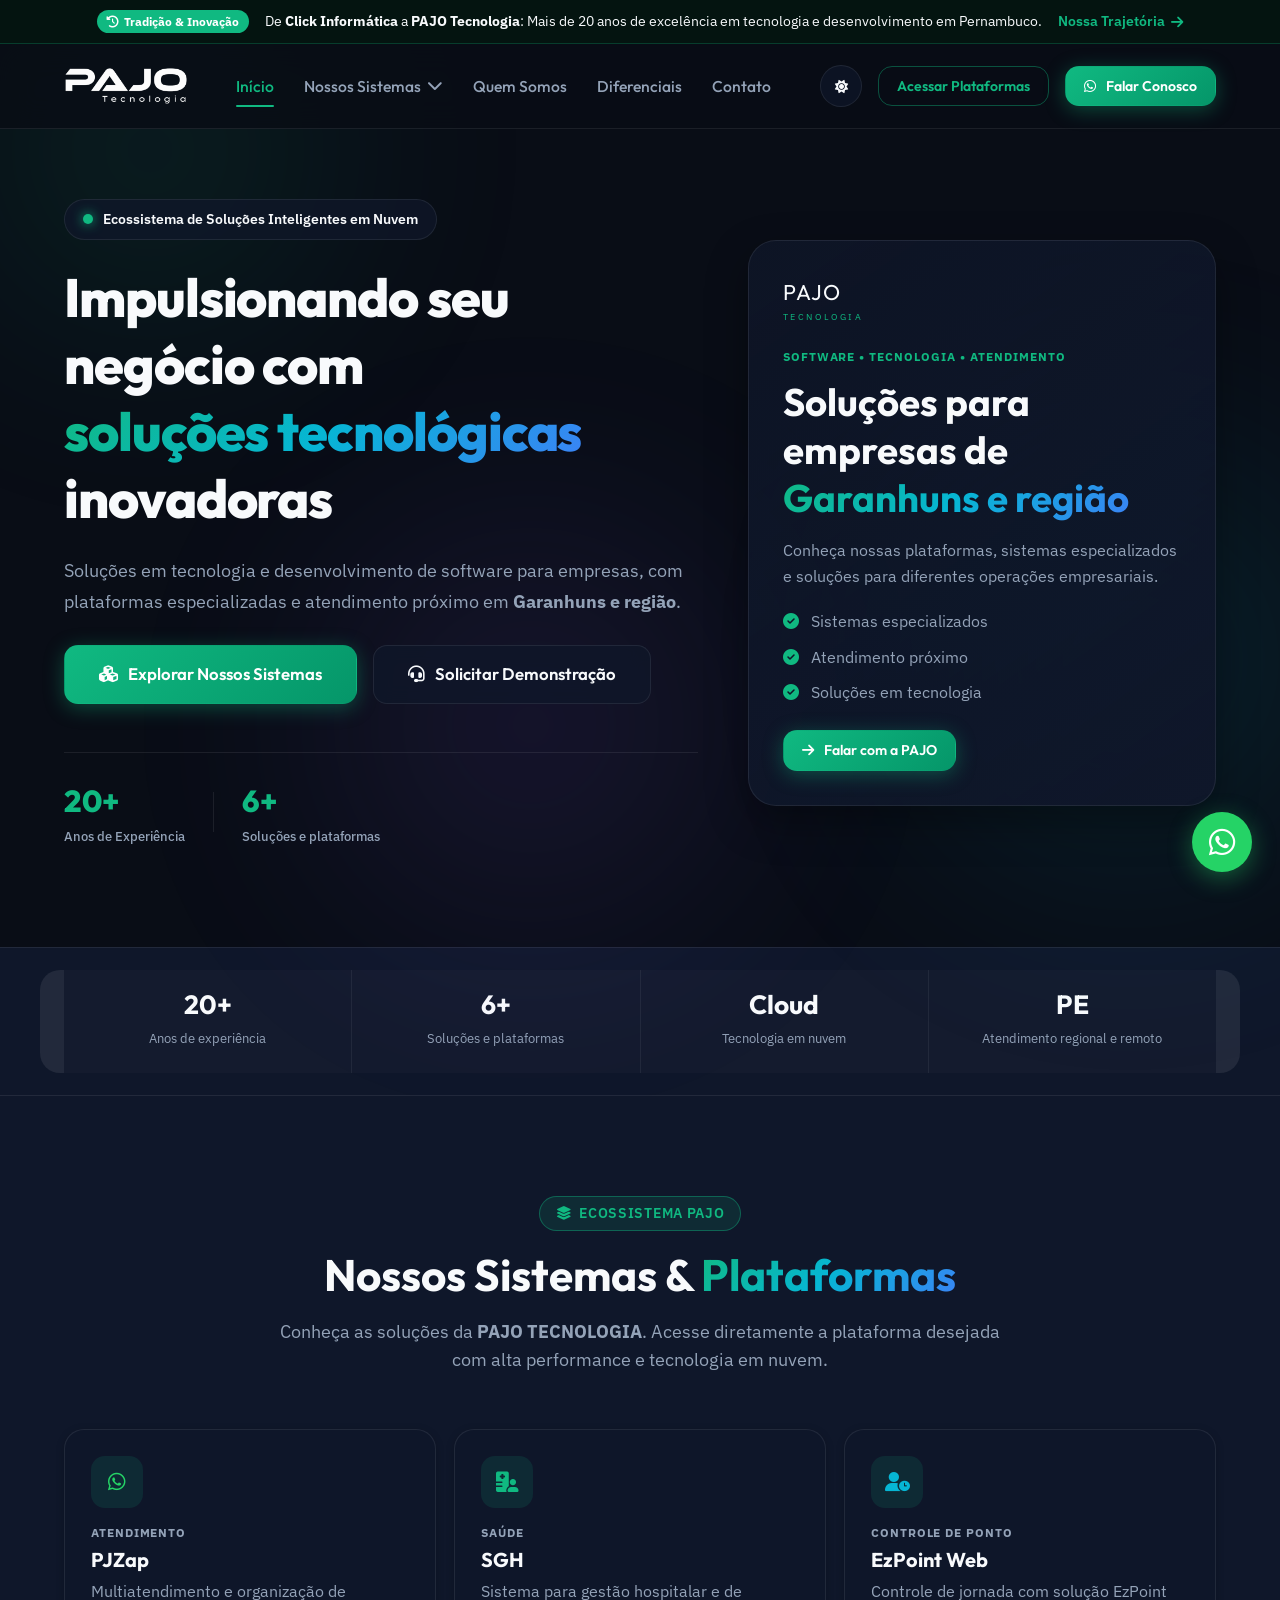
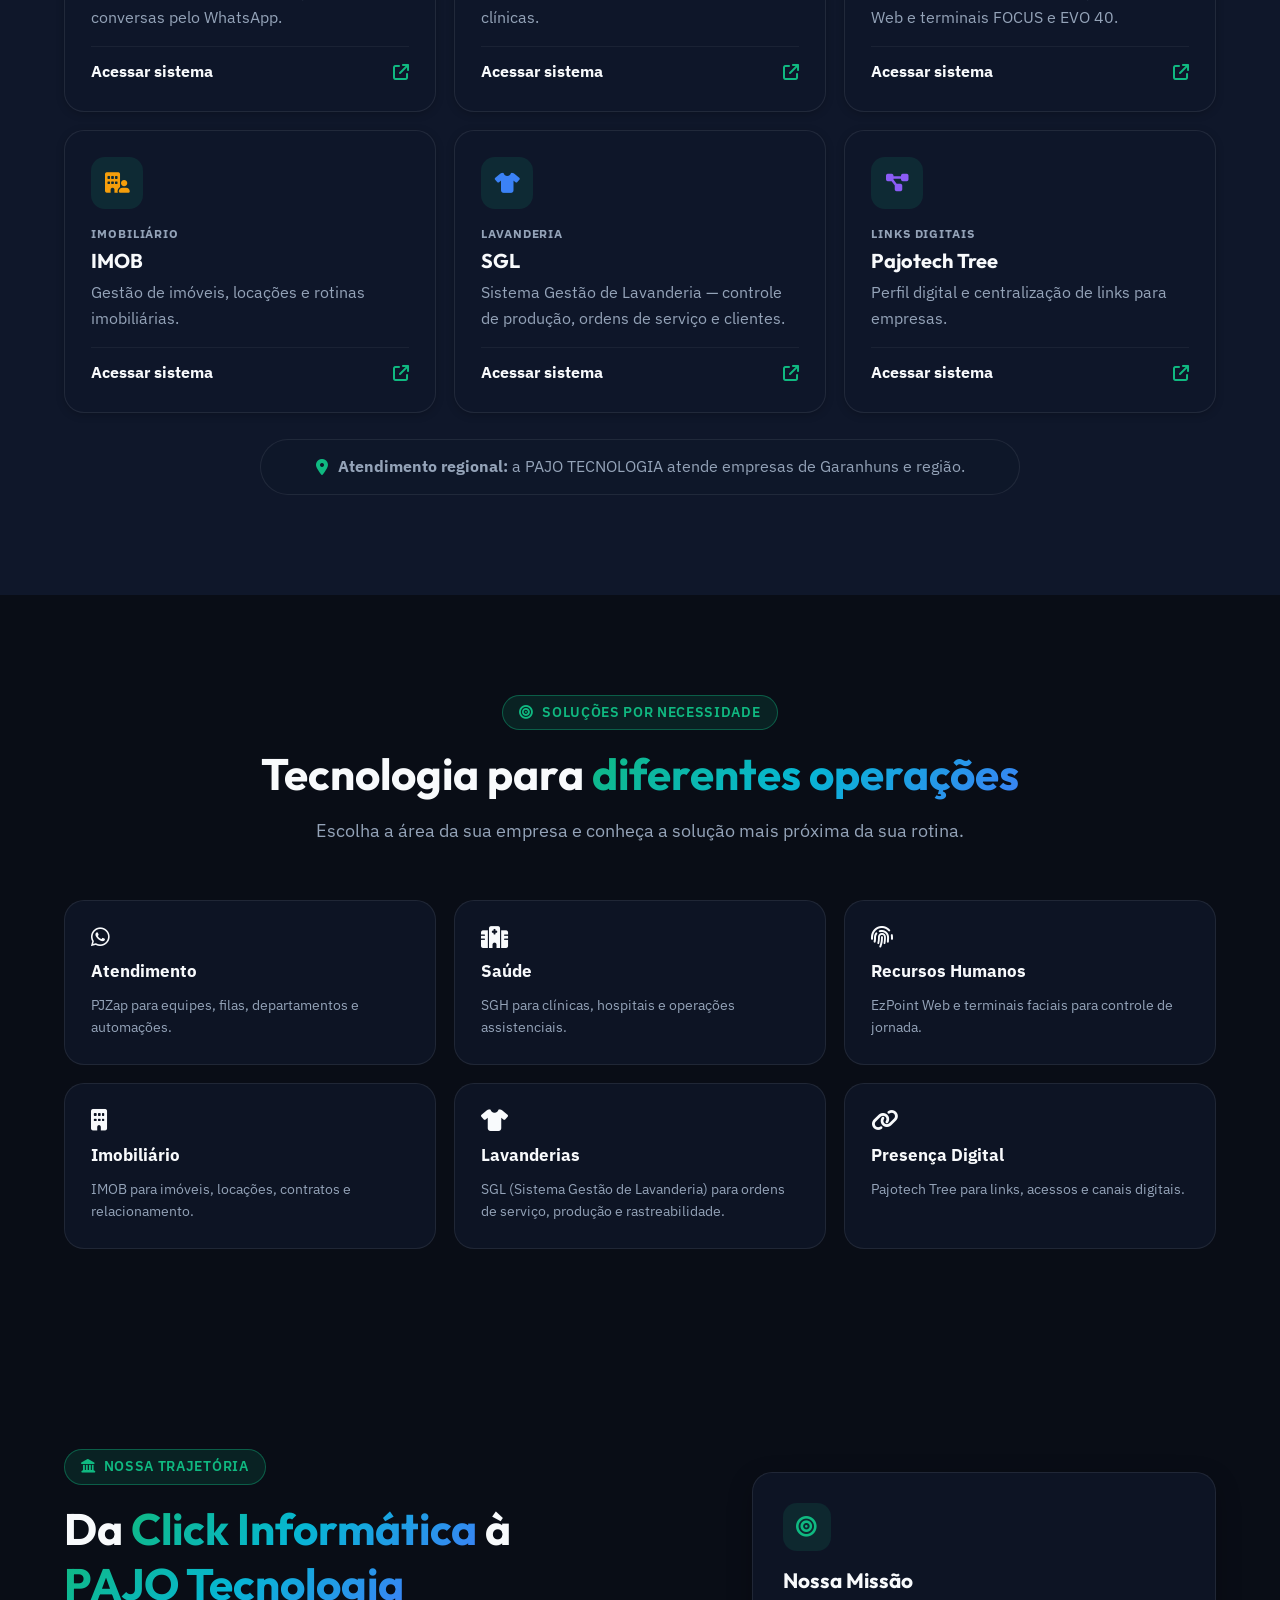
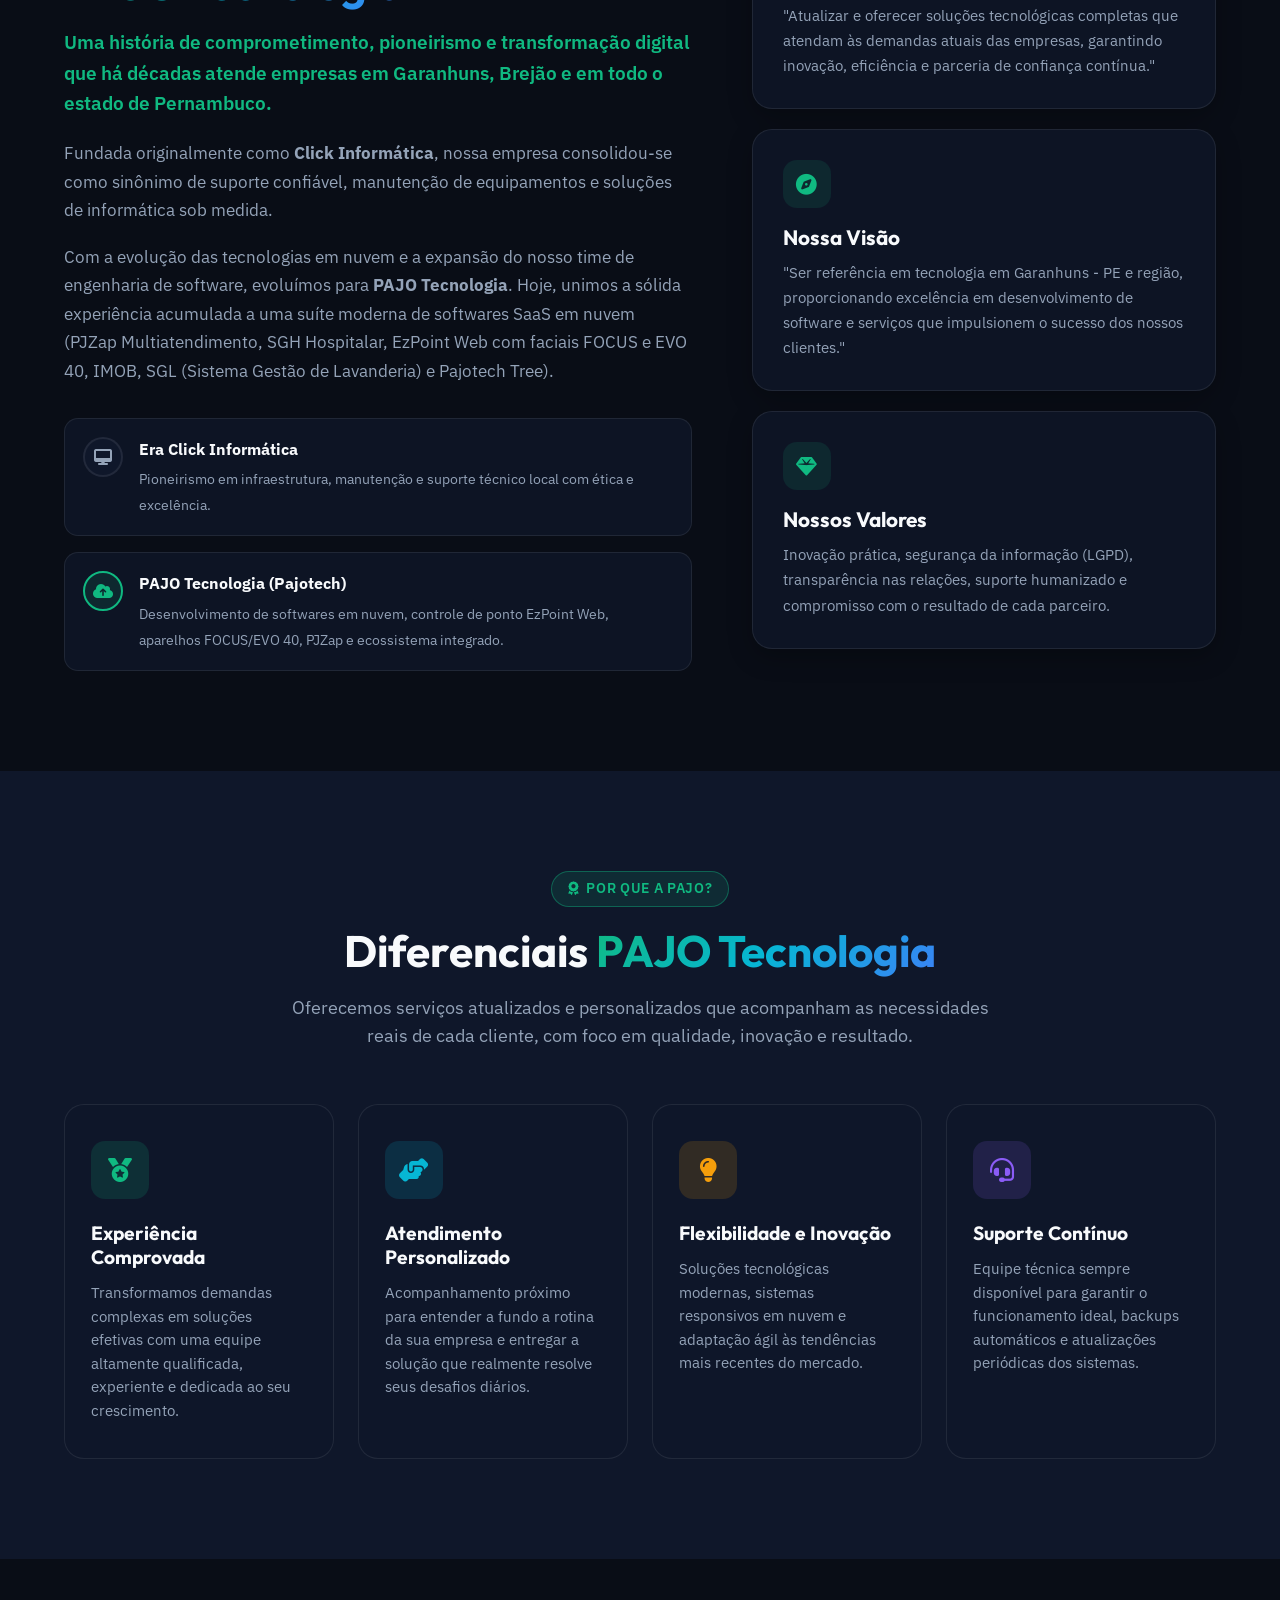
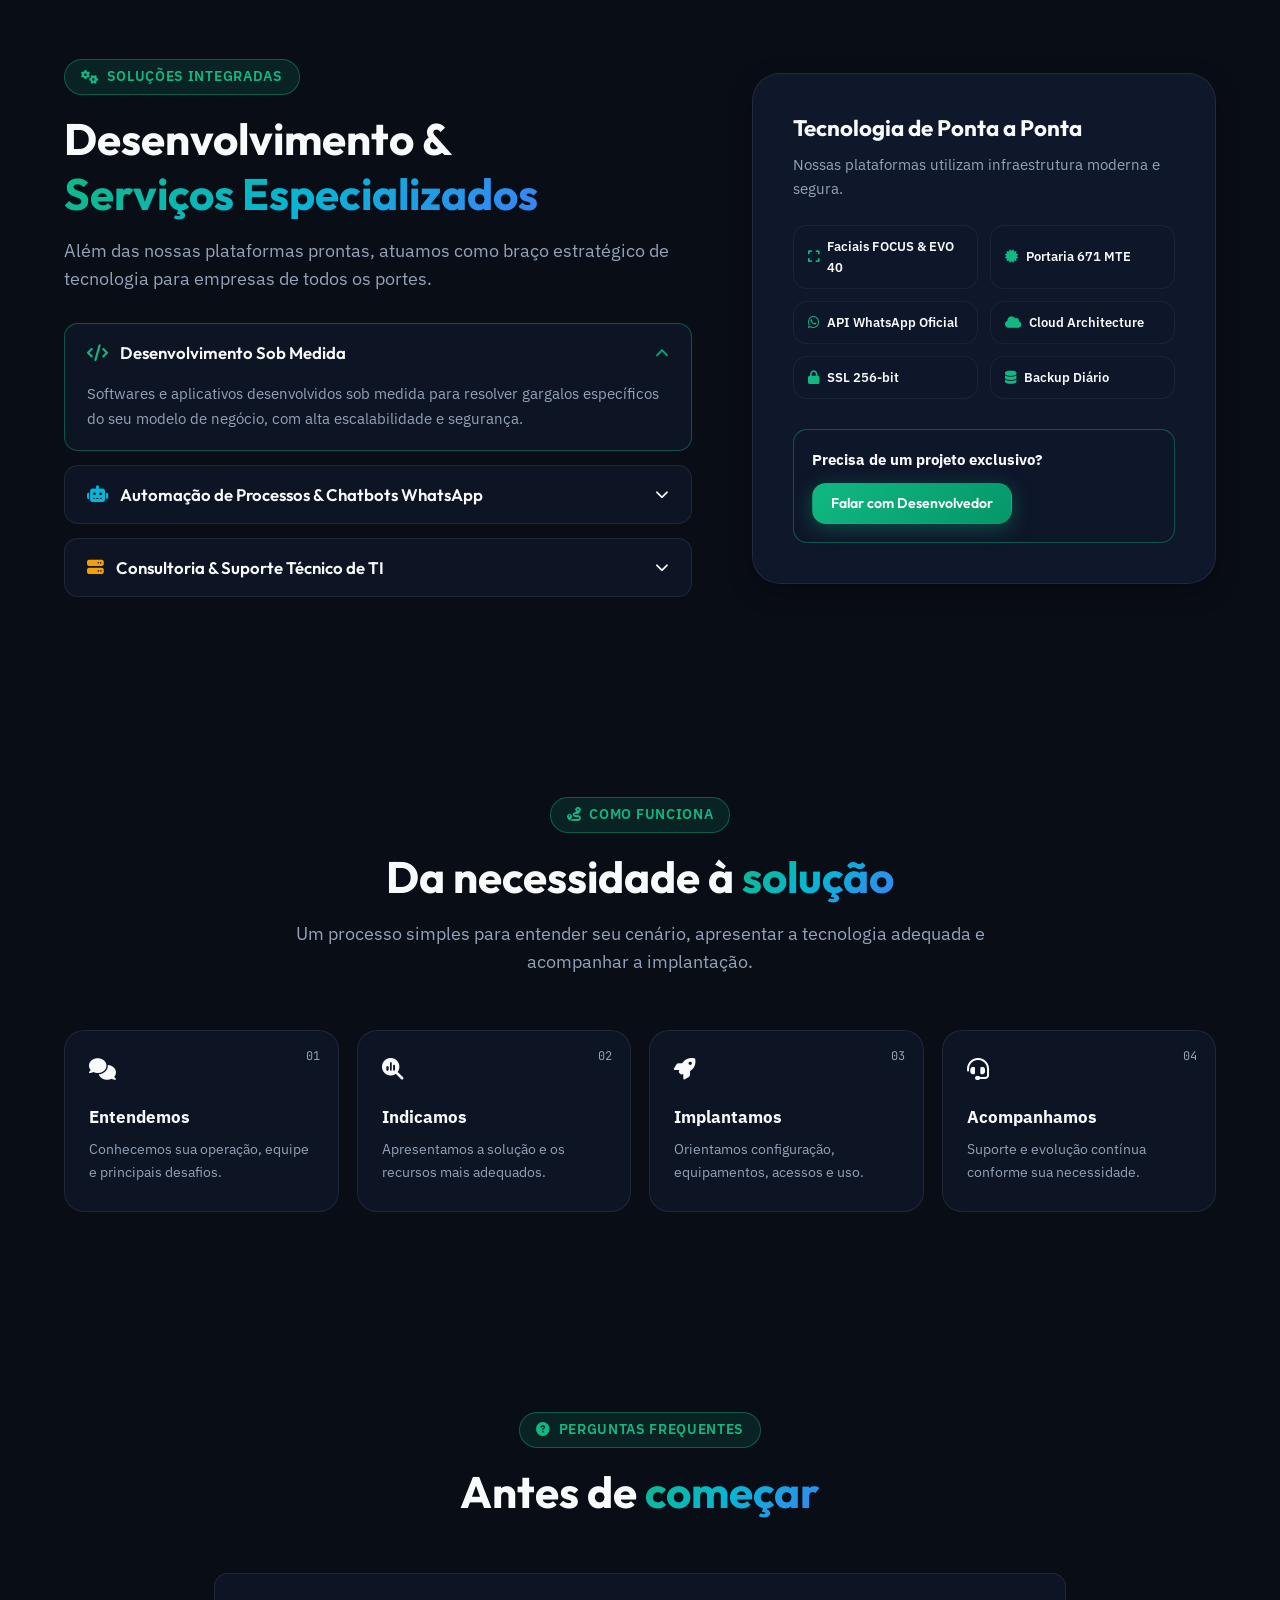
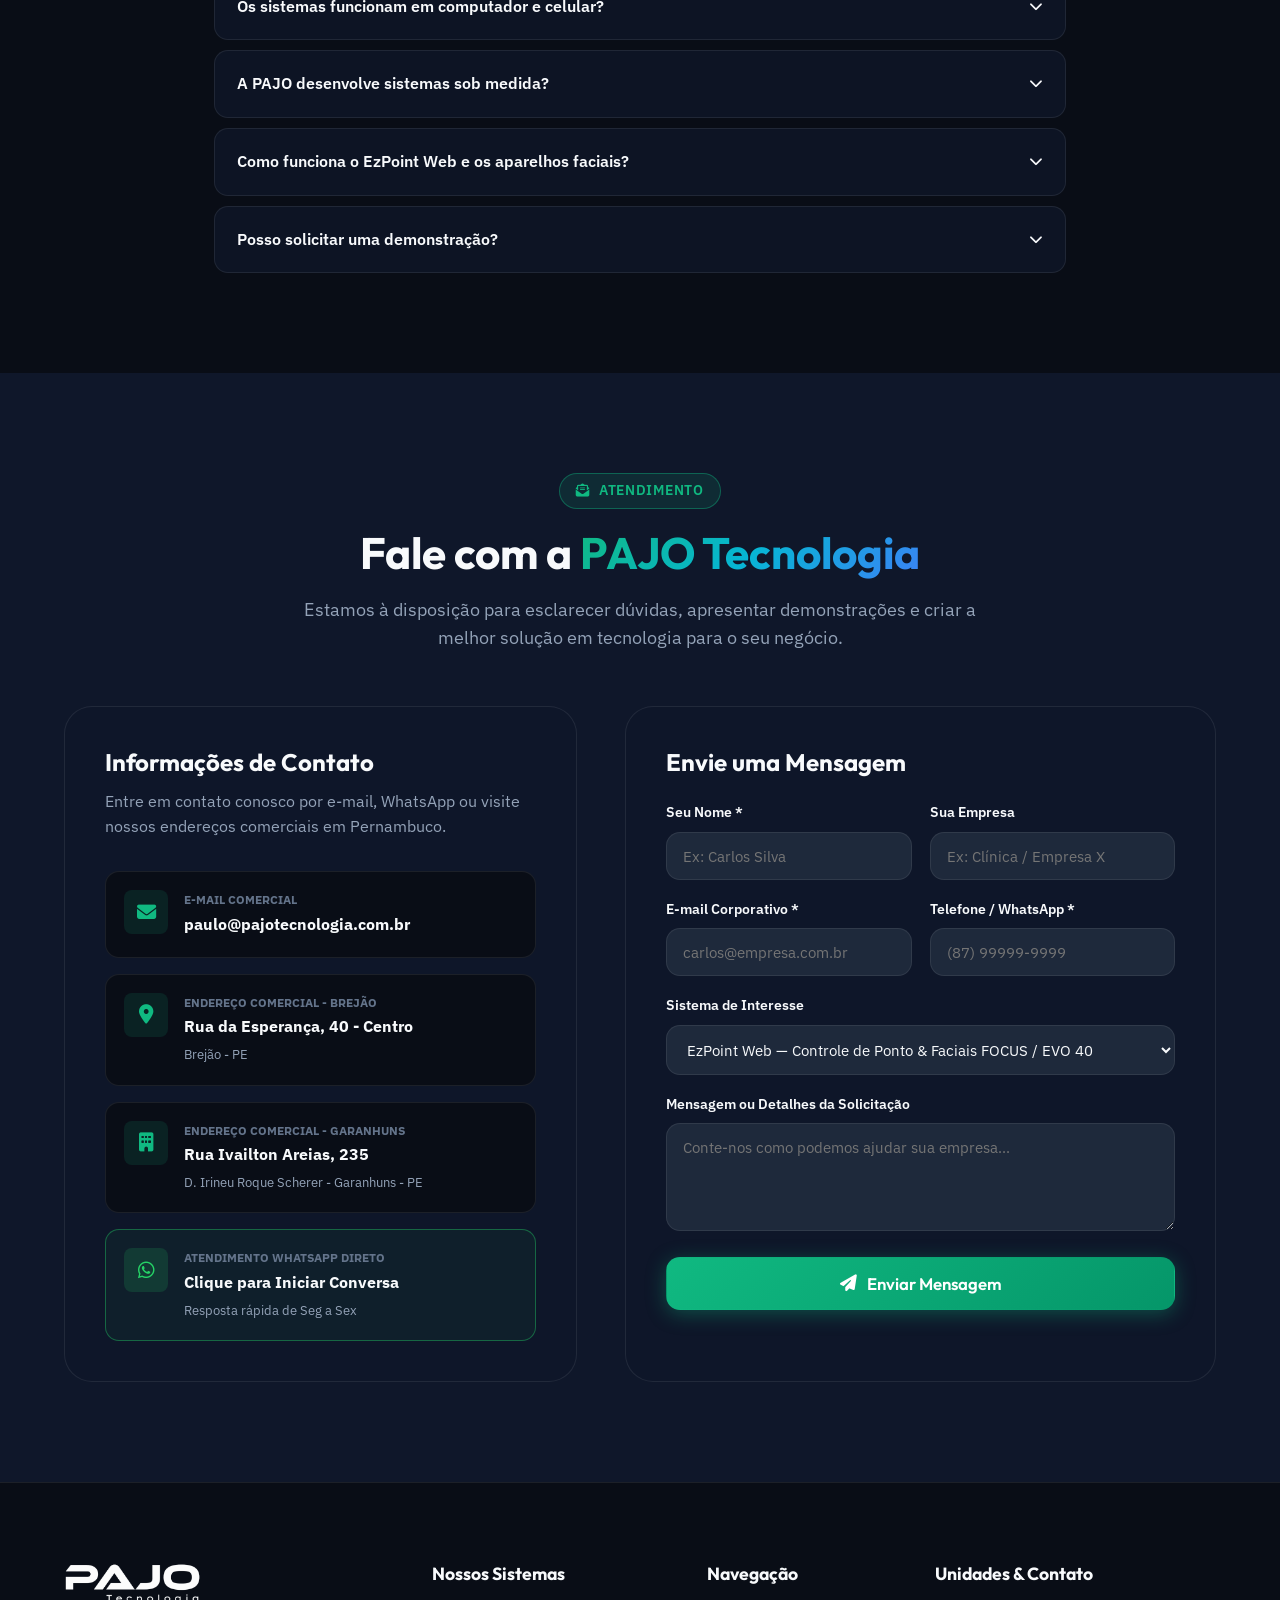
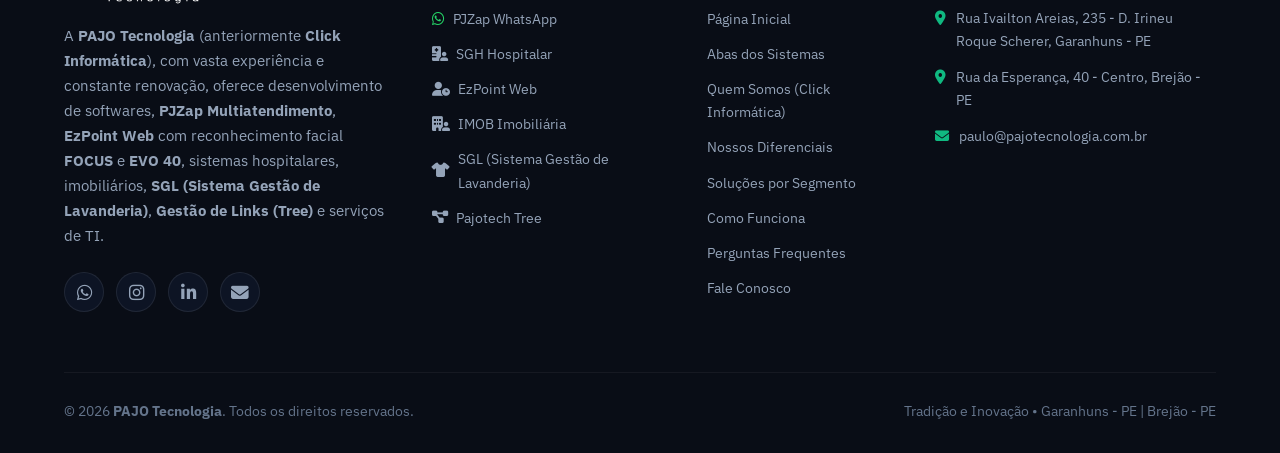
<file: index.html>
<!DOCTYPE html>
<html lang="pt-BR">
<head>
    <meta charset="UTF-8">
    <meta name="viewport" content="width=device-width, initial-scale=1.0">
    <title>PAJO Tecnologia | Soluções Tecnológicas Inovadoras & Sistemas em Nuvem</title>
    <meta name="description" content="PAJO Tecnologia (antiga Click Informática). Softwares de alta performance: PJZap Multiatendimento WhatsApp, Gestão Hospitalar (SGH), EzPoint Web Ponto com Faciais FOCUS e EVO 40, IMOB, SGL Lavanderia e Pajotech Tree. Garanhuns e Brejão - PE.">
    <!-- Open Graph / Social Media -->
    <meta property="og:type" content="website">
    <meta property="og:title" content="PAJO Tecnologia | Sistemas Inteligentes em Nuvem">
    <meta property="og:description" content="Ecossistema completo de softwares para impulsionar a gestão da sua empresa. Conheça o PJZap, SGH, EzPoint Web, IMOB, SGL Lavanderia e Pajotech Tree.">
    <meta property="og:image" content="assets/logo-pajo.png">

    <!-- Google Fonts -->
    <link rel="preconnect" href="https://fonts.googleapis.com">
    <link rel="preconnect" href="https://fonts.gstatic.com" crossorigin>
    <link href="https://fonts.googleapis.com/css2?family=IBM+Plex+Sans:ital,wght@0,300;0,400;0,500;0,600;0,700;1,400&family=Outfit:wght@400;500;600;700;800;900&family=JetBrains+Mono:wght@400;500;600&display=swap" rel="stylesheet">
    
    <!-- FontAwesome CDN -->
    <link rel="stylesheet" href="https://cdnjs.cloudflare.com/ajax/libs/font-awesome/6.5.1/css/all.min.css">
    
    <!-- Main Stylesheet -->
    <link rel="stylesheet" href="style.css">
</head>
<body class="dark-theme">

    <!-- Background Ambient Glows -->
    <div class="glow-orb glow-top-left"></div>
    <div class="glow-orb glow-center-right"></div>
    <div class="glow-orb glow-bottom"></div>

    <!-- Announcement Bar -->
    <div class="top-announcement-bar">
        <div class="container announcement-inner">
            <span class="badge-history"><i class="fa-solid fa-clock-rotate-left"></i> Tradição & Inovação</span>
            <p>De <strong>Click Informática</strong> a <strong>PAJO Tecnologia</strong>: Mais de 20 anos de excelência em tecnologia e desenvolvimento em Pernambuco.</p>
            <a href="#historia" class="announcement-link">Nossa Trajetória <i class="fa-solid fa-arrow-right"></i></a>
        </div>
    </div>

    <!-- Main Navigation Header -->
    <header class="main-header" id="header">
        <div class="container header-container">
            <a href="#inicio" class="brand-logo" aria-label="PAJO Tecnologia Página Inicial">
                <img src="assets/logo-pajo.png" alt="PAJO Tecnologia" class="header-logo-img">
            </a>

            <!-- Desktop Nav Menu -->
            <nav class="nav-menu" id="nav-menu">
                <ul class="nav-list">
                    <li class="nav-item"><a href="#inicio" class="nav-link active">Início</a></li>
                    
                    <!-- Mega Dropdown: Sistemas Pajotech -->
                    <li class="nav-item dropdown">
                        <a href="#sistemas" class="nav-link dropdown-toggle" id="sistemasMenuBtn">
                            Nossos Sistemas <i class="fa-solid fa-chevron-down"></i>
                        </a>
                        <div class="dropdown-menu">
                            <div class="dropdown-header">
                                <span>Soluções Pajotech em Nuvem</span>
                                <small>Acesse diretamente cada plataforma</small>
                            </div>
                            <div class="dropdown-grid">
                                <a href="https://pjzap.pajotech.com.br" target="_blank" rel="noopener noreferrer" class="dropdown-card">
                                    <div class="drop-icon pjzap"><i class="fa-brands fa-whatsapp"></i></div>
                                    <div class="drop-info">
                                        <strong>PJZap Multiatendimento</strong>
                                        <span>Acessar plataforma <i class="fa-solid fa-arrow-up-right-from-square"></i></span>
                                    </div>
                                </a>
                                <a href="https://sgh.pajotech.com.br" target="_blank" rel="noopener noreferrer" class="dropdown-card">
                                    <div class="drop-icon sgh"><i class="fa-solid fa-hospital-user"></i></div>
                                    <div class="drop-info">
                                        <strong>SGH Hospitalar</strong>
                                        <span>Acessar plataforma <i class="fa-solid fa-arrow-up-right-from-square"></i></span>
                                    </div>
                                </a>
                                <a href="https://ponto.pajotech.com.br" target="_blank" rel="noopener noreferrer" class="dropdown-card">
                                    <div class="drop-icon ponto"><i class="fa-solid fa-user-clock"></i></div>
                                    <div class="drop-info">
                                        <strong>EzPoint Web & Faciais</strong>
                                        <span>Acessar plataforma <i class="fa-solid fa-arrow-up-right-from-square"></i></span>
                                    </div>
                                </a>
                                <a href="https://imob.pajotech.com.br" target="_blank" rel="noopener noreferrer" class="dropdown-card">
                                    <div class="drop-icon imob"><i class="fa-solid fa-building-user"></i></div>
                                    <div class="drop-info">
                                        <strong>IMOB Imobiliário</strong>
                                        <span>Acessar plataforma <i class="fa-solid fa-arrow-up-right-from-square"></i></span>
                                    </div>
                                </a>
                                <a href="https://sgl.pajotech.com.br" target="_blank" rel="noopener noreferrer" class="dropdown-card">
                                    <div class="drop-icon lavanderia"><i class="fa-solid fa-shirt"></i></div>
                                    <div class="drop-info">
                                        <strong>SGL (Sistema Gestão de Lavanderia)</strong>
                                        <span>Acessar plataforma <i class="fa-solid fa-arrow-up-right-from-square"></i></span>
                                    </div>
                                </a>
                                <a href="https://tree.pajotech.com.br" target="_blank" rel="noopener noreferrer" class="dropdown-card">
                                    <div class="drop-icon tree"><i class="fa-solid fa-diagram-project"></i></div>
                                    <div class="drop-info">
                                        <strong>Pajotech Tree</strong>
                                        <span>Acessar plataforma <i class="fa-solid fa-arrow-up-right-from-square"></i></span>
                                    </div>
                                </a>
                            </div>
                        </div>
                    </li>

                    <li class="nav-item"><a href="#historia" class="nav-link">Quem Somos</a></li>
                    <li class="nav-item"><a href="#diferenciais" class="nav-link">Diferenciais</a></li>
                    <li class="nav-item"><a href="#contato" class="nav-link">Contato</a></li>
                </ul>
            </nav>

            <!-- Header Action CTA Buttons -->
            <div class="header-actions">
                <button class="theme-toggle-btn" id="themeToggleBtn" title="Alternar Modo Claro/Escuro" aria-label="Alternar tema">
                    <i class="fa-solid fa-sun light-icon"></i>
                    <i class="fa-solid fa-moon dark-icon"></i>
                </button>
                <a href="#sistemas" class="btn btn-outline-glow btn-sm desktop-only">Acessar Plataformas</a>
                <a href="https://wa.me/5587996540551?text=Olá! Gostaria de conhecer as soluções da PAJO Tecnologia." target="_blank" rel="noopener noreferrer" class="btn btn-primary btn-sm">
                    <i class="fa-brands fa-whatsapp"></i> Falar Conosco
                </a>
                
                <!-- Mobile Hamburger Toggle -->
                <button class="mobile-nav-toggle" id="mobileNavToggle" aria-label="Abrir Menu">
                    <span></span>
                    <span></span>
                    <span></span>
                </button>
            </div>
        </div>
    </header>

    <!-- Mobile Navigation Drawer Overlay -->
    <div class="mobile-drawer" id="mobileDrawer">
        <div class="drawer-header">
            <img src="assets/logo-pajo.png" alt="PAJO Tecnologia" class="drawer-logo-img">
            <button class="drawer-close" id="drawerClose"><i class="fa-solid fa-xmark"></i></button>
        </div>
        <div class="drawer-body">
            <ul class="mobile-menu-list">
                <li><a href="#inicio" class="mobile-link" onclick="closeDrawer()">Início</a></li>
                <li class="mobile-category">NOSSOS SISTEMAS</li>
                <li><a href="https://pjzap.pajotech.com.br" target="_blank" rel="noopener noreferrer" class="mobile-link"><i class="fa-brands fa-whatsapp text-whatsapp"></i> PJZap Multiatendimento</a></li>
                <li><a href="https://sgh.pajotech.com.br" target="_blank" rel="noopener noreferrer" class="mobile-link"><i class="fa-solid fa-hospital-user text-emerald"></i> SGH Hospitalar</a></li>
                <li><a href="https://ponto.pajotech.com.br" target="_blank" rel="noopener noreferrer" class="mobile-link"><i class="fa-solid fa-user-clock text-cyan"></i> EzPoint Web & Faciais FOCUS / EVO 40</a></li>
                <li><a href="https://imob.pajotech.com.br" target="_blank" rel="noopener noreferrer" class="mobile-link"><i class="fa-solid fa-building-user text-amber"></i> IMOB Imobiliária</a></li>
                <li><a href="https://sgl.pajotech.com.br" target="_blank" rel="noopener noreferrer" class="mobile-link"><i class="fa-solid fa-shirt text-blue"></i> SGL (Sistema Gestão de Lavanderia)</a></li>
                <li><a href="https://tree.pajotech.com.br" target="_blank" rel="noopener noreferrer" class="mobile-link"><i class="fa-solid fa-diagram-project text-purple"></i> Pajotech Tree</a></li>
                <li class="mobile-category">INSTITUCIONAL</li>
                <li><a href="#historia" class="mobile-link" onclick="closeDrawer()">Quem Somos (Click Informática)</a></li>
                <li><a href="#diferenciais" class="mobile-link" onclick="closeDrawer()">Nossos Diferenciais</a></li>
                <li><a href="#segmentos" class="mobile-link" onclick="closeDrawer()">Soluções por Segmento</a></li>
                <li><a href="#como-funciona" class="mobile-link" onclick="closeDrawer()">Como Funciona</a></li>
                <li><a href="#faq" class="mobile-link" onclick="closeDrawer()">Perguntas Frequentes</a></li>
                <li><a href="#contato" class="mobile-link" onclick="closeDrawer()">Fale Conosco</a></li>
            </ul>
            <div class="drawer-footer">
                <a href="mailto:paulo@pajotecnologia.com.br" class="drawer-contact-item">
                    <i class="fa-solid fa-envelope"></i> paulo@pajotecnologia.com.br
                </a>
            </div>
        </div>
    </div>

    <main id="main-content">

        <!-- HERO SECTION -->
        <section class="hero-section" id="inicio">
            <div class="container hero-container">
                <div class="hero-content">
                    <div class="hero-badge">
                        <span class="pulse-dot"></span>
                        <span class="badge-text">Ecossistema de Soluções Inteligentes em Nuvem</span>
                    </div>
                    <h1 class="hero-title">
                        Impulsionando seu negócio com <span class="gradient-text">soluções tecnológicas</span> inovadoras
                    </h1>
                    <p class="hero-description">Soluções em tecnologia e desenvolvimento de software para empresas, com plataformas especializadas e atendimento próximo em <strong>Garanhuns e região</strong>.</p>

                    <div class="hero-actions">
                        <a href="#sistemas" class="btn btn-primary btn-lg">
                            <i class="fa-solid fa-cubes"></i> Explorar Nossos Sistemas
                        </a>
                        <a href="#contato" class="btn btn-glass btn-lg">
                            <i class="fa-solid fa-headset"></i> Solicitar Demonstração
                        </a>
                    </div>

                    <!-- Trust Stats Bar -->
                    <div class="hero-stats">
                        <div class="stat-card">
                            <span class="stat-number" data-count="20">20+</span>
                            <span class="stat-label">Anos de Experiência</span>
                        </div>
                        <div class="stat-divider"></div>
                        <div class="stat-card">
                            <span class="stat-number" data-count="6">6+</span>
                            <span class="stat-label">Soluções e plataformas</span>
                        </div>
                    </div>
                </div>

                <!-- Hero Institutional Panel -->
                <div class="hero-visual">
                    <div class="hero-company-panel">
                        <div class="hero-company-mark"><span>PAJO</span><small>TECNOLOGIA</small></div>
                        <span class="hero-company-kicker">Software • Tecnologia • Atendimento</span>
                        <h2>Soluções para empresas de <span class="gradient-text">Garanhuns e região</span></h2>
                        <p>Conheça nossas plataformas, sistemas especializados e soluções para diferentes operações empresariais.</p>
                        <div class="hero-company-points">
                            <span><i class="fa-solid fa-circle-check"></i> Sistemas especializados</span>
                            <span><i class="fa-solid fa-circle-check"></i> Atendimento próximo</span>
                            <span><i class="fa-solid fa-circle-check"></i> Soluções em tecnologia</span>
                        </div>
                        <a href="#contato" class="btn btn-primary btn-sm"><i class="fa-solid fa-arrow-right"></i> Falar com a PAJO</a>
                    </div>
                </div>
        </section>


        <!-- TRUST STRIP -->
        <section class="trust-strip-section" aria-label="Credenciais PAJO Tecnologia">
            <div class="container trust-strip-grid">
                <div class="trust-strip-item">
                    <strong>20+</strong>
                    <span>Anos de experiência</span>
                </div>
                <div class="trust-strip-item">
                    <strong>6+</strong>
                    <span>Soluções e plataformas</span>
                </div>
                <div class="trust-strip-item">
                    <strong>Cloud</strong>
                    <span>Tecnologia em nuvem</span>
                </div>
                <div class="trust-strip-item">
                    <strong>PE</strong>
                    <span>Atendimento regional e remoto</span>
                </div>
            </div>
        </section>

        <!-- SYSTEMS SECTION -->
        <section class="systems-section" id="sistemas">
            <div class="container">
                <div class="section-header text-center">
                    <span class="section-pill"><i class="fa-solid fa-layer-group"></i> Ecossistema PAJO</span>
                    <h2 class="section-title">Nossos Sistemas & <span class="gradient-text">Plataformas</span></h2>
                    <p class="section-subtitle">
                        Conheça as soluções da <strong>PAJO TECNOLOGIA</strong>. Acesse diretamente a plataforma desejada com alta performance e tecnologia em nuvem.
                    </p>
                </div>
                <div class="systems-catalog-grid">
                    <a class="system-catalog-card pjzap" href="https://pjzap.pajotech.com.br" target="_blank" rel="noopener noreferrer">
                        <div class="system-catalog-icon"><i class="fa-brands fa-whatsapp"></i></div>
                        <div><span class="system-catalog-kicker">Atendimento</span><h3>PJZap</h3><p>Multiatendimento e organização de conversas pelo WhatsApp.</p></div>
                        <span class="system-catalog-link">Acessar sistema <i class="fa-solid fa-arrow-up-right-from-square"></i></span>
                    </a>
                    <a class="system-catalog-card sgh" href="https://sgh.pajotech.com.br" target="_blank" rel="noopener noreferrer">
                        <div class="system-catalog-icon"><i class="fa-solid fa-hospital-user"></i></div>
                        <div><span class="system-catalog-kicker">Saúde</span><h3>SGH</h3><p>Sistema para gestão hospitalar e de clínicas.</p></div>
                        <span class="system-catalog-link">Acessar sistema <i class="fa-solid fa-arrow-up-right-from-square"></i></span>
                    </a>
                    <a class="system-catalog-card ponto" href="https://ponto.pajotech.com.br" target="_blank" rel="noopener noreferrer">
                        <div class="system-catalog-icon"><i class="fa-solid fa-user-clock"></i></div>
                        <div><span class="system-catalog-kicker">Controle de ponto</span><h3>EzPoint Web</h3><p>Controle de jornada com solução EzPoint Web e terminais FOCUS e EVO 40.</p></div>
                        <span class="system-catalog-link">Acessar sistema <i class="fa-solid fa-arrow-up-right-from-square"></i></span>
                    </a>
                    <a class="system-catalog-card imob" href="https://imob.pajotech.com.br" target="_blank" rel="noopener noreferrer">
                        <div class="system-catalog-icon"><i class="fa-solid fa-building-user"></i></div>
                        <div><span class="system-catalog-kicker">Imobiliário</span><h3>IMOB</h3><p>Gestão de imóveis, locações e rotinas imobiliárias.</p></div>
                        <span class="system-catalog-link">Acessar sistema <i class="fa-solid fa-arrow-up-right-from-square"></i></span>
                    </a>
                    <a class="system-catalog-card lavanderia" href="https://sgl.pajotech.com.br" target="_blank" rel="noopener noreferrer">
                        <div class="system-catalog-icon"><i class="fa-solid fa-shirt"></i></div>
                        <div><span class="system-catalog-kicker">Lavanderia</span><h3>SGL</h3><p>Sistema Gestão de Lavanderia — controle de produção, ordens de serviço e clientes.</p></div>
                        <span class="system-catalog-link">Acessar sistema <i class="fa-solid fa-arrow-up-right-from-square"></i></span>
                    </a>
                    <a class="system-catalog-card tree" href="https://tree.pajotech.com.br" target="_blank" rel="noopener noreferrer">
                        <div class="system-catalog-icon"><i class="fa-solid fa-diagram-project"></i></div>
                        <div><span class="system-catalog-kicker">Links digitais</span><h3>Pajotech Tree</h3><p>Perfil digital e centralização de links para empresas.</p></div>
                        <span class="system-catalog-link">Acessar sistema <i class="fa-solid fa-arrow-up-right-from-square"></i></span>
                    </a>
                </div>
                <div class="systems-regional-note">
                    <i class="fa-solid fa-location-dot"></i>
                    <span><strong>Atendimento regional:</strong> a PAJO TECNOLOGIA atende empresas de Garanhuns e região.</span>
                </div>
            </div>
        </section>

<!-- SEGMENTS -->
        <section class="segments-section" id="segmentos">
            <div class="container">
                <div class="section-header text-center">
                    <span class="section-pill"><i class="fa-solid fa-bullseye"></i> Soluções por necessidade</span>
                    <h2 class="section-title">Tecnologia para <span class="gradient-text">diferentes operações</span></h2>
                    <p class="section-subtitle">Escolha a área da sua empresa e conheça a solução mais próxima da sua rotina.</p>
                </div>
                <div class="segments-grid">
                    <a class="segment-card" href="https://pjzap.pajotech.com.br" target="_blank" rel="noopener noreferrer"><i class="fa-brands fa-whatsapp"></i><strong>Atendimento</strong><span>PJZap para equipes, filas, departamentos e automações.</span></a>
                    <a class="segment-card" href="https://sgh.pajotech.com.br" target="_blank" rel="noopener noreferrer"><i class="fa-solid fa-hospital"></i><strong>Saúde</strong><span>SGH para clínicas, hospitais e operações assistenciais.</span></a>
                    <a class="segment-card" href="https://ponto.pajotech.com.br" target="_blank" rel="noopener noreferrer"><i class="fa-solid fa-fingerprint"></i><strong>Recursos Humanos</strong><span>EzPoint Web e terminais faciais para controle de jornada.</span></a>
                    <a class="segment-card" href="https://imob.pajotech.com.br" target="_blank" rel="noopener noreferrer"><i class="fa-solid fa-building"></i><strong>Imobiliário</strong><span>IMOB para imóveis, locações, contratos e relacionamento.</span></a>
                    <a class="segment-card" href="https://sgl.pajotech.com.br" target="_blank" rel="noopener noreferrer"><i class="fa-solid fa-shirt"></i><strong>Lavanderias</strong><span>SGL (Sistema Gestão de Lavanderia) para ordens de serviço, produção e rastreabilidade.</span></a>
                    <a class="segment-card" href="https://tree.pajotech.com.br" target="_blank" rel="noopener noreferrer"><i class="fa-solid fa-link"></i><strong>Presença Digital</strong><span>Pajotech Tree para links, acessos e canais digitais.</span></a>
                </div>
            </div>
        </section>

        <!-- TRAJECTORY & HISTORY: CLICK INFORMÁTICA -> PAJO TECNOLOGIA -->
        <section class="history-section" id="historia">
            <div class="container">
                <div class="history-grid">
                    <div class="history-text-col">
                        <span class="section-pill"><i class="fa-solid fa-landmark"></i> Nossa Trajetória</span>
                        <h2 class="section-title">Da <span class="gradient-text">Click Informática</span> à <span class="gradient-text">PAJO Tecnologia</span></h2>
                        <p class="history-lead">
                            Uma história de comprometimento, pioneirismo e transformação digital que há décadas atende empresas em Garanhuns, Brejão e em todo o estado de Pernambuco.
                        </p>
                        <p class="history-body">
                            Fundada originalmente como <strong>Click Informática</strong>, nossa empresa consolidou-se como sinônimo de suporte confiável, manutenção de equipamentos e soluções de informática sob medida.
                        </p>
                        <p class="history-body">
                            Com a evolução das tecnologias em nuvem e a expansão do nosso time de engenharia de software, evoluímos para <strong>PAJO Tecnologia</strong>. Hoje, unimos a sólida experiência acumulada a uma suíte moderna de softwares SaaS em nuvem (PJZap Multiatendimento, SGH Hospitalar, EzPoint Web com faciais FOCUS e EVO 40, IMOB, SGL (Sistema Gestão de Lavanderia) e Pajotech Tree).
                        </p>

                        <!-- Timeline Mini Cards -->
                        <div class="timeline-cards">
                            <div class="timeline-item">
                                <div class="timeline-dot"><i class="fa-solid fa-desktop"></i></div>
                                <div class="timeline-info">
                                    <strong>Era Click Informática</strong>
                                    <span>Pioneirismo em infraestrutura, manutenção e suporte técnico local com ética e excelência.</span>
                                </div>
                            </div>
                            <div class="timeline-item">
                                <div class="timeline-dot current"><i class="fa-solid fa-cloud-arrow-up"></i></div>
                                <div class="timeline-info">
                                    <strong>PAJO Tecnologia (Pajotech)</strong>
                                    <span>Desenvolvimento de softwares em nuvem, controle de ponto EzPoint Web, aparelhos FOCUS/EVO 40, PJZap e ecossistema integrado.</span>
                                </div>
                            </div>
                        </div>
                    </div>

                    <!-- Mission & Vision Cards (Direct from pajotecnologia.com.br) -->
                    <div class="mission-vision-col">
                        <div class="glass-card mission-card">
                            <div class="card-icon"><i class="fa-solid fa-bullseye"></i></div>
                            <h3>Nossa Missão</h3>
                            <p>
                                "Atualizar e oferecer soluções tecnológicas completas que atendam às demandas atuais das empresas, garantindo inovação, eficiência e parceria de confiança contínua."
                            </p>
                        </div>

                        <div class="glass-card vision-card">
                            <div class="card-icon"><i class="fa-solid fa-compass"></i></div>
                            <h3>Nossa Visão</h3>
                            <p>
                                "Ser referência em tecnologia em Garanhuns - PE e região, proporcionando excelência em desenvolvimento de software e serviços que impulsionem o sucesso dos nossos clientes."
                            </p>
                        </div>

                        <div class="glass-card values-card">
                            <div class="card-icon"><i class="fa-solid fa-gem"></i></div>
                            <h3>Nossos Valores</h3>
                            <p>
                                Inovação prática, segurança da informação (LGPD), transparência nas relações, suporte humanizado e compromisso com o resultado de cada parceiro.
                            </p>
                        </div>
                    </div>
                </div>
            </div>
        </section>

        <!-- WHY CHOOSE US / DIFERENCIAIS (Direct from pajotecnologia.com.br) -->
        <section class="differentials-section" id="diferenciais">
            <div class="container">
                <div class="section-header text-center">
                    <span class="section-pill"><i class="fa-solid fa-award"></i> Por Que a PAJO?</span>
                    <h2 class="section-title">Diferenciais <span class="gradient-text">PAJO Tecnologia</span></h2>
                    <p class="section-subtitle">
                        Oferecemos serviços atualizados e personalizados que acompanham as necessidades reais de cada cliente, com foco em qualidade, inovação e resultado.
                    </p>
                </div>

                <div class="diff-cards-grid">
                    <div class="diff-card">
                        <div class="diff-icon-box icon-experience">
                            <i class="fa-solid fa-medal"></i>
                        </div>
                        <h3>Experiência Comprovada</h3>
                        <p>Transformamos demandas complexas em soluções efetivas com uma equipe altamente qualificada, experiente e dedicada ao seu crescimento.</p>
                    </div>

                    <div class="diff-card">
                        <div class="diff-icon-box icon-personalized">
                            <i class="fa-solid fa-handshake-angle"></i>
                        </div>
                        <h3>Atendimento Personalizado</h3>
                        <p>Acompanhamento próximo para entender a fundo a rotina da sua empresa e entregar a solução que realmente resolve seus desafios diários.</p>
                    </div>

                    <div class="diff-card">
                        <div class="diff-icon-box icon-innovation">
                            <i class="fa-solid fa-lightbulb"></i>
                        </div>
                        <h3>Flexibilidade e Inovação</h3>
                        <p>Soluções tecnológicas modernas, sistemas responsivos em nuvem e adaptação ágil às tendências mais recentes do mercado.</p>
                    </div>

                    <div class="diff-card">
                        <div class="diff-icon-box icon-support">
                            <i class="fa-solid fa-headset"></i>
                        </div>
                        <h3>Suporte Contínuo</h3>
                        <p>Equipe técnica sempre disponível para garantir o funcionamento ideal, backups automáticos e atualizações periódicas dos sistemas.</p>
                    </div>
                </div>
            </div>
        </section>

        <!-- SERVICES ACCORDION & TI SPECIALIZED SERVICES -->
        <section class="services-overview-section">
            <div class="container">
                <div class="services-split">
                    <div class="services-info">
                        <span class="section-pill"><i class="fa-solid fa-gears"></i> Soluções Integradas</span>
                        <h2 class="section-title">Desenvolvimento & <span class="gradient-text">Serviços Especializados</span></h2>
                        <p class="services-lead">
                            Além das nossas plataformas prontas, atuamos como braço estratégico de tecnologia para empresas de todos os portes.
                        </p>

                        <div class="service-accordion" id="servicesAccordion">
                            <div class="accordion-item active">
                                <button class="accordion-btn" onclick="toggleAccordion(this)">
                                    <span><i class="fa-solid fa-code text-emerald"></i> Desenvolvimento Sob Medida</span>
                                    <i class="fa-solid fa-chevron-down arrow-icon"></i>
                                </button>
                                <div class="accordion-panel">
                                    <p>Softwares e aplicativos desenvolvidos sob medida para resolver gargalos específicos do seu modelo de negócio, com alta escalabilidade e segurança.</p>
                                </div>
                            </div>

                            <div class="accordion-item">
                                <button class="accordion-btn" onclick="toggleAccordion(this)">
                                    <span><i class="fa-solid fa-robot text-cyan"></i> Automação de Processos & Chatbots WhatsApp</span>
                                    <i class="fa-solid fa-chevron-down arrow-icon"></i>
                                </button>
                                <div class="accordion-panel">
                                    <p>Implementação de rotinas automatizadas, integrações de APIs, fluxos de atendimento com WhatsApp (PJZap) e relatórios gerenciais.</p>
                                </div>
                            </div>

                            <div class="accordion-item">
                                <button class="accordion-btn" onclick="toggleAccordion(this)">
                                    <span><i class="fa-solid fa-server text-amber"></i> Consultoria & Suporte Técnico de TI</span>
                                    <i class="fa-solid fa-chevron-down arrow-icon"></i>
                                </button>
                                <div class="accordion-panel">
                                    <p>Assessoria completa em infraestrutura, redes, relógios de ponto biométricos e faciais, migração para nuvem e suporte contínuo.</p>
                                </div>
                            </div>
                        </div>
                    </div>

                    <div class="services-card-visual">
                        <div class="tech-stack-card">
                            <h3>Tecnologia de Ponta a Ponta</h3>
                            <p>Nossas plataformas utilizam infraestrutura moderna e segura.</p>
                            <div class="tech-tags-grid">
                                <span class="tech-pill"><i class="fa-solid fa-expand"></i> Faciais FOCUS & EVO 40</span>
                                <span class="tech-pill"><i class="fa-solid fa-certificate"></i> Portaria 671 MTE</span>
                                <span class="tech-pill"><i class="fa-brands fa-whatsapp"></i> API WhatsApp Oficial</span>
                                <span class="tech-pill"><i class="fa-solid fa-cloud"></i> Cloud Architecture</span>
                                <span class="tech-pill"><i class="fa-solid fa-lock"></i> SSL 256-bit</span>
                                <span class="tech-pill"><i class="fa-solid fa-database"></i> Backup Diário</span>
                            </div>
                            <div class="tech-cta-box">
                                <strong>Precisa de um projeto exclusivo?</strong>
                                <a href="#contato" class="btn btn-sm btn-primary">Falar com Desenvolvedor</a>
                            </div>
                        </div>
                    </div>
                </div>
            </div>
        </section>


        <!-- HOW IT WORKS -->
        <section class="process-section" id="como-funciona">
            <div class="container">
                <div class="section-header text-center">
                    <span class="section-pill"><i class="fa-solid fa-route"></i> Como funciona</span>
                    <h2 class="section-title">Da necessidade à <span class="gradient-text">solução</span></h2>
                    <p class="section-subtitle">Um processo simples para entender seu cenário, apresentar a tecnologia adequada e acompanhar a implantação.</p>
                </div>
                <div class="process-grid">
                    <div class="process-card"><span>01</span><i class="fa-solid fa-comments"></i><strong>Entendemos</strong><p>Conhecemos sua operação, equipe e principais desafios.</p></div>
                    <div class="process-card"><span>02</span><i class="fa-solid fa-magnifying-glass-chart"></i><strong>Indicamos</strong><p>Apresentamos a solução e os recursos mais adequados.</p></div>
                    <div class="process-card"><span>03</span><i class="fa-solid fa-rocket"></i><strong>Implantamos</strong><p>Orientamos configuração, equipamentos, acessos e uso.</p></div>
                    <div class="process-card"><span>04</span><i class="fa-solid fa-headset"></i><strong>Acompanhamos</strong><p>Suporte e evolução contínua conforme sua necessidade.</p></div>
                </div>
            </div>
        </section>

        <!-- FAQ -->
        <section class="faq-section" id="faq">
            <div class="container faq-container">
                <div class="section-header text-center">
                    <span class="section-pill"><i class="fa-solid fa-circle-question"></i> Perguntas frequentes</span>
                    <h2 class="section-title">Antes de <span class="gradient-text">começar</span></h2>
                </div>
                <div class="faq-list">
                    <div class="accordion-item">
                        <button class="accordion-btn" aria-expanded="false" onclick="toggleAccordion(this)"><span>Os sistemas funcionam em computador e celular?</span><i class="fa-solid fa-chevron-down arrow-icon"></i></button>
                        <div class="accordion-panel"><p>As soluções são projetadas para acesso web e, quando houver recurso mobile específico, isso é apresentado durante a demonstração.</p></div>
                    </div>
                    <div class="accordion-item">
                        <button class="accordion-btn" aria-expanded="false" onclick="toggleAccordion(this)"><span>A PAJO desenvolve sistemas sob medida?</span><i class="fa-solid fa-chevron-down arrow-icon"></i></button>
                        <div class="accordion-panel"><p>Sim. Além das plataformas próprias, a PAJO atua com desenvolvimento e integrações para necessidades específicas.</p></div>
                    </div>
                    <div class="accordion-item">
                        <button class="accordion-btn" aria-expanded="false" onclick="toggleAccordion(this)"><span>Como funciona o EzPoint Web e os aparelhos faciais?</span><i class="fa-solid fa-chevron-down arrow-icon"></i></button>
                        <div class="accordion-panel"><p>A PAJO atua como revenda autorizada. Os terminais FOCUS e EVO 40 podem ser comercializados por venda ou locação, conforme o projeto, junto à solução EzPoint Web.</p></div>
                    </div>
                    <div class="accordion-item">
                        <button class="accordion-btn" aria-expanded="false" onclick="toggleAccordion(this)"><span>Posso solicitar uma demonstração?</span><i class="fa-solid fa-chevron-down arrow-icon"></i></button>
                        <div class="accordion-panel"><p>Sim. Escolha a solução de interesse e fale conosco pelo formulário ou diretamente pelo WhatsApp comercial.</p></div>
                    </div>
                </div>
            </div>
        </section>

        <!-- CONTACT & LOCATION SECTION (Direct details from pajotecnologia.com.br) -->
        <section class="contact-section" id="contato">
            <div class="container">
                <div class="section-header text-center">
                    <span class="section-pill"><i class="fa-solid fa-envelope-open-text"></i> Atendimento</span>
                    <h2 class="section-title">Fale com a <span class="gradient-text">PAJO Tecnologia</span></h2>
                    <p class="section-subtitle">
                        Estamos à disposição para esclarecer dúvidas, apresentar demonstrações e criar a melhor solução em tecnologia para o seu negócio.
                    </p>
                </div>

                <div class="contact-grid">
                    <!-- Contact Info Column -->
                    <div class="contact-info-card">
                        <h3>Informações de Contato</h3>
                        <p class="contact-intro">
                            Entre em contato conosco por e-mail, WhatsApp ou visite nossos endereços comerciais em Pernambuco.
                        </p>

                        <div class="contact-methods">
                            <!-- Commercial Email -->
                            <a href="mailto:paulo@pajotecnologia.com.br" class="contact-method-item">
                                <div class="method-icon"><i class="fa-solid fa-envelope"></i></div>
                                <div class="method-details">
                                    <small>E-mail Comercial</small>
                                    <strong>paulo@pajotecnologia.com.br</strong>
                                </div>
                            </a>

                            <!-- Commercial Addresses -->
                            <div class="contact-method-item">
                                <div class="method-icon"><i class="fa-solid fa-location-dot"></i></div>
                                <div class="method-details">
                                    <small>Endereço Comercial - Brejão</small>
                                    <strong>Rua da Esperança, 40 - Centro</strong>
                                    <span>Brejão - PE</span>
                                </div>
                            </div>

                            <div class="contact-method-item">
                                <div class="method-icon"><i class="fa-solid fa-building"></i></div>
                                <div class="method-details">
                                    <small>Endereço Comercial - Garanhuns</small>
                                    <strong>Rua Ivailton Areias, 235</strong>
                                    <span>D. Irineu Roque Scherer - Garanhuns - PE</span>
                                </div>
                            </div>

                            <!-- WhatsApp Direct -->
                            <a href="https://wa.me/5587996540551?text=Olá,%20gostaria%20de%20mais%20informações%20sobre%20as%20soluções%20da%20PAJO%20Tecnologia." target="_blank" rel="noopener noreferrer" class="contact-method-item highlight-whats">
                                <div class="method-icon whatsapp"><i class="fa-brands fa-whatsapp"></i></div>
                                <div class="method-details">
                                    <small>Atendimento WhatsApp Direto</small>
                                    <strong>Clique para Iniciar Conversa</strong>
                                    <span>Resposta rápida de Seg a Sex</span>
                                </div>
                            </a>
                        </div>
                    </div>

                    <!-- Interactive Form Column -->
                    <div class="contact-form-card">
                        <h3>Envie uma Mensagem</h3>
                        <form id="pajoContactForm" onsubmit="handleContactSubmit(event)">
                            <div class="form-row">
                                <div class="form-group">
                                    <label for="name">Seu Nome *</label>
                                    <input type="text" id="name" name="name" placeholder="Ex: Carlos Silva" required>
                                </div>
                                <div class="form-group">
                                    <label for="company">Sua Empresa</label>
                                    <input type="text" id="company" name="company" placeholder="Ex: Clínica / Empresa X">
                                </div>
                            </div>

                            <div class="form-row">
                                <div class="form-group">
                                    <label for="email">E-mail Corporativo *</label>
                                    <input type="email" id="email" name="email" placeholder="carlos@empresa.com.br" required>
                                </div>
                                <div class="form-group">
                                    <label for="phone">Telefone / WhatsApp *</label>
                                    <input type="tel" id="phone" name="phone" placeholder="(87) 99999-9999" required>
                                </div>
                            </div>

                            <div class="form-group">
                                <label for="systemSelect">Sistema de Interesse</label>
                                <select id="systemSelect" name="system">
                                    <option value="EzPoint Web - Ponto e Faciais">EzPoint Web — Controle de Ponto & Faciais FOCUS / EVO 40</option>
                                    <option value="PJZap">PJZap — Multiatendimento WhatsApp</option>
                                    <option value="SGH">SGH — Sistema Hospitalar & Clínicas</option>
                                    <option value="IMOB">IMOB — Gestão Imobiliária & Locação</option>
                                    <option value="SGL (Sistema Gestão de Lavanderia)">SGL — Sistema Gestão de Lavanderia</option>
                                    <option value="Tree">Pajotech Tree — Central de Links</option>
                                    <option value="Desenvolvimento">Desenvolvimento Sob Medida / Outro</option>
                                </select>
                            </div>

                            <div class="form-group">
                                <label for="message">Mensagem ou Detalhes da Solicitação</label>
                                <textarea id="message" name="message" rows="4" placeholder="Conte-nos como podemos ajudar sua empresa..."></textarea>
                            </div>

                            <button type="submit" class="btn btn-primary btn-block btn-lg" id="submitContactBtn">
                                <i class="fa-solid fa-paper-plane"></i> Enviar Mensagem
                            </button>

                            <div class="form-feedback" id="formFeedback"></div>
                        </form>
                    </div>
                </div>
            </div>
        </section>

    </main>

    <!-- FOOTER COMPLETO -->
    <footer class="main-footer">
        <div class="container footer-container">
            <div class="footer-top-grid">
                
                <!-- Col 1: Brand & History -->
                <div class="footer-col brand-col">
                    <div class="footer-logo">
                        <img src="assets/logo-pajo.png" alt="PAJO Tecnologia" class="footer-logo-img">
                    </div>
                    <p class="footer-about-text">
                        A <strong>PAJO Tecnologia</strong> (anteriormente <strong>Click Informática</strong>), com vasta experiência e constante renovação, oferece desenvolvimento de softwares, <strong>PJZap Multiatendimento</strong>, <strong>EzPoint Web</strong> com reconhecimento facial <strong>FOCUS</strong> e <strong>EVO 40</strong>, sistemas hospitalares, imobiliários, <strong>SGL (Sistema Gestão de Lavanderia)</strong>, <strong>Gestão de Links (Tree)</strong> e serviços de TI.
                    </p>
                    <div class="footer-social-links">
                        <a href="https://wa.me/5587996540551" target="_blank" rel="noopener noreferrer" title="WhatsApp"><i class="fa-brands fa-whatsapp"></i></a>
                        <a href="https://www.instagram.com/pajotecnologia" target="_blank" rel="noopener noreferrer" title="Instagram" aria-label="Instagram da PAJO Tecnologia"><i class="fa-brands fa-instagram"></i></a>
                        <a href="https://linkedin.com" target="_blank" rel="noopener noreferrer" title="LinkedIn"><i class="fa-brands fa-linkedin-in"></i></a>
                        <a href="mailto:paulo@pajotecnologia.com.br" title="E-mail"><i class="fa-solid fa-envelope"></i></a>
                    </div>
                </div>

                <!-- Col 2: Nossos Sistemas em Nuvem -->
                <div class="footer-col">
                    <h4>Nossos Sistemas</h4>
                    <ul class="footer-links-list">
                        <li><a href="https://pjzap.pajotech.com.br" target="_blank" rel="noopener noreferrer"><i class="fa-brands fa-whatsapp text-whatsapp"></i> PJZap WhatsApp</a></li>
                        <li><a href="https://sgh.pajotech.com.br" target="_blank" rel="noopener noreferrer"><i class="fa-solid fa-hospital-user"></i> SGH Hospitalar</a></li>
                        <li><a href="https://ponto.pajotech.com.br" target="_blank" rel="noopener noreferrer"><i class="fa-solid fa-user-clock"></i> EzPoint Web</a></li>
                        <li><a href="https://imob.pajotech.com.br" target="_blank" rel="noopener noreferrer"><i class="fa-solid fa-building-user"></i> IMOB Imobiliária</a></li>
                        <li><a href="https://sgl.pajotech.com.br" target="_blank" rel="noopener noreferrer"><i class="fa-solid fa-shirt"></i> SGL (Sistema Gestão de Lavanderia)</a></li>
                        <li><a href="https://tree.pajotech.com.br" target="_blank" rel="noopener noreferrer"><i class="fa-solid fa-diagram-project"></i> Pajotech Tree</a></li>
                    </ul>
                </div>

                <!-- Col 3: Navegação Rápida -->
                <div class="footer-col">
                    <h4>Navegação</h4>
                    <ul class="footer-links-list">
                        <li><a href="#inicio">Página Inicial</a></li>
                        <li><a href="#sistemas">Abas dos Sistemas</a></li>
                        <li><a href="#historia">Quem Somos (Click Informática)</a></li>
                        <li><a href="#diferenciais">Nossos Diferenciais</a></li>
                        <li><a href="#segmentos">Soluções por Segmento</a></li>
                        <li><a href="#como-funciona">Como Funciona</a></li>
                        <li><a href="#faq">Perguntas Frequentes</a></li>
                        <li><a href="#contato">Fale Conosco</a></li>
                    </ul>
                </div>

                <!-- Col 4: Endereços & Contato -->
                <div class="footer-col">
                    <h4>Unidades & Contato</h4>
                    <ul class="footer-contact-list">
                        <li>
                            <i class="fa-solid fa-location-dot"></i>
                            <span>Rua Ivailton Areias, 235 - D. Irineu Roque Scherer, Garanhuns - PE</span>
                        </li>
                        <li>
                            <i class="fa-solid fa-location-dot"></i>
                            <span>Rua da Esperança, 40 - Centro, Brejão - PE</span>
                        </li>
                        <li>
                            <i class="fa-solid fa-envelope"></i>
                            <span>paulo@pajotecnologia.com.br</span>
                        </li>
                    </ul>
                </div>

            </div>

            <div class="footer-bottom-bar">
                <div class="copyright-text">
                    &copy; <span id="currentYear">2026</span> <strong>PAJO Tecnologia</strong>. Todos os direitos reservados.
                </div>
                <div class="footer-legacy-note">
                    Tradição e Inovação • Garanhuns - PE | Brejão - PE
                </div>
            </div>
        </div>
    </footer>

    <!-- INTERACTIVE DEMO / SCHEDULE MODAL -->
    <div class="modal-overlay" id="demoModal">
        <div class="modal-box">
            <div class="modal-header">
                <h3 id="modalTitle">Solicitar Demonstração</h3>
                <button class="modal-close" onclick="closeDemoModal()"><i class="fa-solid fa-xmark"></i></button>
            </div>
            <div class="modal-body">
                <p id="modalDesc">Preencha os dados abaixo para que nosso especialista agende uma apresentação guiada do sistema.</p>
                <form id="modalDemoForm" onsubmit="handleModalSubmit(event)">
                    <input type="hidden" id="modalTargetSystem" value="EzPoint Web">
                    <div class="form-group">
                        <label>Nome Completo</label>
                        <input type="text" id="modalName" required placeholder="Seu nome">
                    </div>
                    <div class="form-group">
                        <label>WhatsApp / Telefone</label>
                        <input type="tel" id="modalPhone" required placeholder="(87) 99999-9999">
                    </div>
                    <div class="form-group">
                        <label>Nome da Empresa / Instituição</label>
                        <input type="text" id="modalCompany" required placeholder="Sua empresa">
                    </div>
                    <button type="submit" class="btn btn-primary btn-block">
                        <i class="fa-brands fa-whatsapp"></i> Enviar Solicitação via WhatsApp
                    </button>
                </form>
            </div>
        </div>
    </div>

    <!-- Back to Top / Início -->
    <a href="#inicio" class="back-to-top-btn" id="backToTopBtn" aria-label="Voltar ao início" title="Voltar ao início">
        <i class="fa-solid fa-house"></i>
        <span>Início</span>
    </a>

    <!-- Floating WhatsApp Action Button -->
    <a href="https://wa.me/5587996540551?text=Olá!%20Acessei%20o%20site%20da%20PAJO%20Tecnologia%20e%20gostaria%20de%20falar%20com%20um%20consultor." target="_blank" rel="noopener noreferrer" class="floating-whatsapp-btn" title="Falar no WhatsApp" aria-label="Falar no WhatsApp">
        <i class="fa-brands fa-whatsapp"></i>
        <span class="float-tooltip">Fale Conosco no WhatsApp</span>
    </a>

    <!-- Scripts -->
    <script src="app.js"></script>
</body>
</html>
</file>
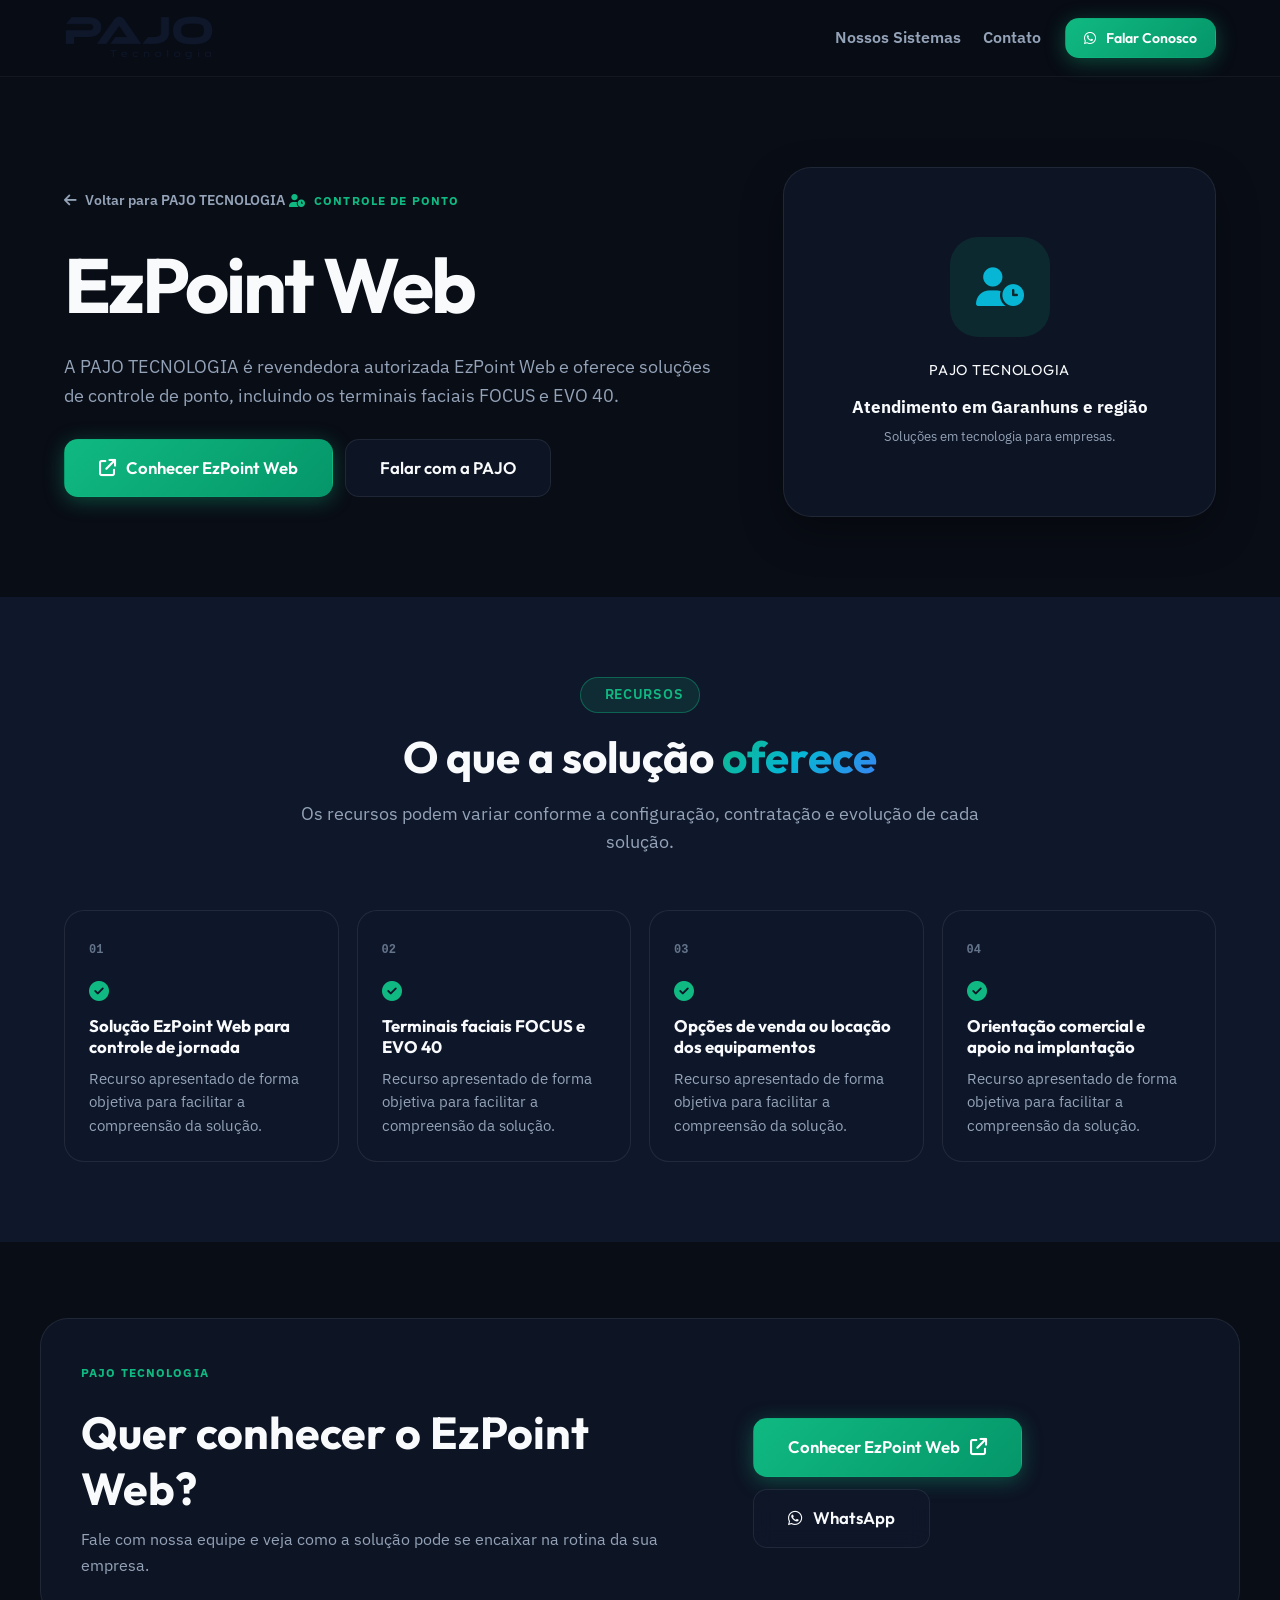
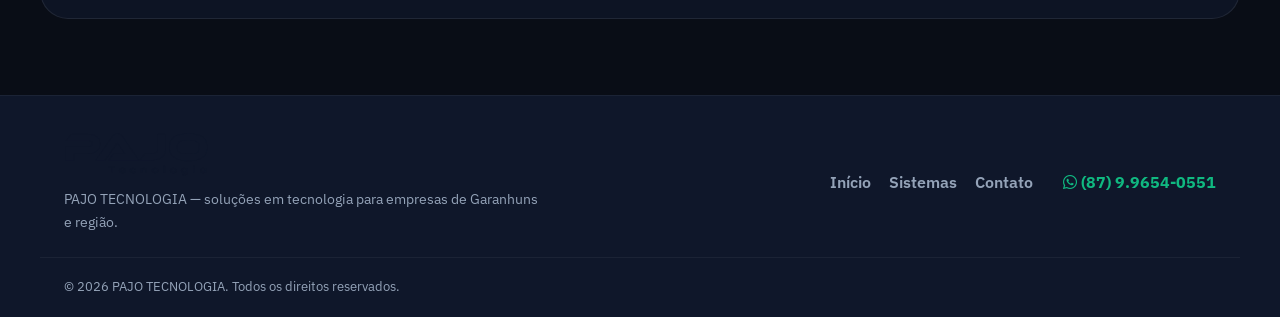
<file: sistemas/ezpoint.html>
<!DOCTYPE html>
<html lang="pt-BR">
<head>
<meta charset="UTF-8">
<meta name="viewport" content="width=device-width, initial-scale=1.0">
<title>EzPoint Web | PAJO TECNOLOGIA</title>
<meta name="description" content="EzPoint Web: A PAJO TECNOLOGIA é revendedora autorizada EzPoint Web e oferece soluções de controle de ponto, incluindo os terminais faciais FOCUS e EVO 40.">
<meta name="robots" content="index,follow">
<link rel="canonical" href="https://pajotecnologia.com.br/sistemas/ezpoint.html">
<meta property="og:type" content="website">
<meta property="og:title" content="EzPoint Web | PAJO TECNOLOGIA">
<meta property="og:description" content="A PAJO TECNOLOGIA é revendedora autorizada EzPoint Web e oferece soluções de controle de ponto, incluindo os terminais faciais FOCUS e EVO 40.">
<meta property="og:url" content="https://pajotecnologia.com.br/sistemas/ezpoint.html">
<link rel="preconnect" href="https://fonts.googleapis.com">
<link rel="preconnect" href="https://fonts.gstatic.com" crossorigin>
<link href="https://fonts.googleapis.com/css2?family=IBM+Plex+Sans:wght@400;500;600;700&family=Outfit:wght@500;600;700;800&display=swap" rel="stylesheet">
<link rel="stylesheet" href="https://cdnjs.cloudflare.com/ajax/libs/font-awesome/6.5.1/css/all.min.css">
<link rel="stylesheet" href="../style.css">
</head>
<body class="dark-theme system-page">
<header class="system-page-header">
  <div class="container system-page-header-inner">
    <a href="../index.html#inicio" class="system-brand" aria-label="PAJO TECNOLOGIA - Página inicial">
      <img src="../assets/logo-pajo.png" alt="PAJO TECNOLOGIA">
    </a>
    <nav class="system-page-nav" aria-label="Navegação da página">
      <a href="../index.html#sistemas">Nossos Sistemas</a>
      <a href="../index.html#contato">Contato</a>
    </nav>
    <a href="https://wa.me/5587996540551?text=Olá! Gostaria de conhecer a solução EzPoint%20Web da PAJO Tecnologia." target="_blank" rel="noopener noreferrer" class="btn btn-primary btn-sm"><i class="fa-brands fa-whatsapp"></i> Falar Conosco</a>
  </div>
</header>
<main>
<section class="system-page-hero ponto">
  <div class="container system-page-hero-grid">
    <div>
      <a href="../index.html#sistemas" class="system-back-link"><i class="fa-solid fa-arrow-left"></i> Voltar para PAJO TECNOLOGIA</a>
      <span class="system-page-kicker"><i class="fa-solid fa-user-clock"></i> CONTROLE DE PONTO</span>
      <h1>EzPoint Web</h1>
      <p>A PAJO TECNOLOGIA é revendedora autorizada EzPoint Web e oferece soluções de controle de ponto, incluindo os terminais faciais FOCUS e EVO 40.</p>
      <div class="system-page-actions">
        <a href="https://ponto.pajotech.com.br" target="_blank" rel="noopener noreferrer" class="btn btn-primary btn-lg"><i class="fa-solid fa-arrow-up-right-from-square"></i> Conhecer EzPoint Web</a>
        <a href="../index.html#contato" class="btn btn-glass btn-lg">Falar com a PAJO</a>
      </div>
    </div>
    <div class="system-page-visual">
      <div class="system-page-icon"><i class="fa-solid fa-user-clock"></i></div>
      <span>PAJO TECNOLOGIA</span>
      <strong>Atendimento em Garanhuns e região</strong>
      <small>Soluções em tecnologia para empresas.</small>
    </div>
  </div>
</section>
<section class="system-page-section">
  <div class="container">
    <div class="section-header text-center">
      <span class="section-pill"><i class="fa-solid fa-grid-2"></i> Recursos</span>
      <h2 class="section-title">O que a solução <span class="gradient-text">oferece</span></h2>
      <p class="section-subtitle">Os recursos podem variar conforme a configuração, contratação e evolução de cada solução.</p>
    </div>
    <div class="system-feature-grid">
      <article class="system-feature-card"><span>01</span><i class="fa-solid fa-circle-check"></i><h3>Solução EzPoint Web para controle de jornada</h3><p>Recurso apresentado de forma objetiva para facilitar a compreensão da solução.</p></article><article class="system-feature-card"><span>02</span><i class="fa-solid fa-circle-check"></i><h3>Terminais faciais FOCUS e EVO 40</h3><p>Recurso apresentado de forma objetiva para facilitar a compreensão da solução.</p></article><article class="system-feature-card"><span>03</span><i class="fa-solid fa-circle-check"></i><h3>Opções de venda ou locação dos equipamentos</h3><p>Recurso apresentado de forma objetiva para facilitar a compreensão da solução.</p></article><article class="system-feature-card"><span>04</span><i class="fa-solid fa-circle-check"></i><h3>Orientação comercial e apoio na implantação</h3><p>Recurso apresentado de forma objetiva para facilitar a compreensão da solução.</p></article>
    </div>
  </div>
</section>
<section class="system-page-cta">
  <div class="container">
    <div>
      <span class="system-page-kicker">PAJO TECNOLOGIA</span>
      <h2>Quer conhecer o EzPoint Web?</h2>
      <p>Fale com nossa equipe e veja como a solução pode se encaixar na rotina da sua empresa.</p>
    </div>
    <div class="system-page-actions">
      <a href="https://ponto.pajotech.com.br" target="_blank" rel="noopener noreferrer" class="btn btn-primary btn-lg">Conhecer EzPoint Web <i class="fa-solid fa-arrow-up-right-from-square"></i></a>
      <a href="https://wa.me/5587996540551?text=Olá! Gostaria de receber informações sobre o EzPoint%20Web." target="_blank" rel="noopener noreferrer" class="btn btn-glass btn-lg"><i class="fa-brands fa-whatsapp"></i> WhatsApp</a>
    </div>
  </div>
</section>
</main>
<footer class="system-page-footer">
  <div class="container system-page-footer-inner">
    <div><img src="../assets/logo-pajo.png" alt="PAJO TECNOLOGIA"><p>PAJO TECNOLOGIA — soluções em tecnologia para empresas de Garanhuns e região.</p></div>
    <div class="system-page-footer-links"><a href="../index.html#inicio">Início</a><a href="../index.html#sistemas">Sistemas</a><a href="../index.html#contato">Contato</a></div>
    <a href="https://wa.me/5587996540551" target="_blank" rel="noopener noreferrer" class="system-footer-whatsapp"><i class="fa-brands fa-whatsapp"></i> (87) 9.9654-0551</a>
  </div>
  <div class="container system-page-copyright">© 2026 PAJO TECNOLOGIA. Todos os direitos reservados.</div>
</footer>
</body>
</html>
</file>
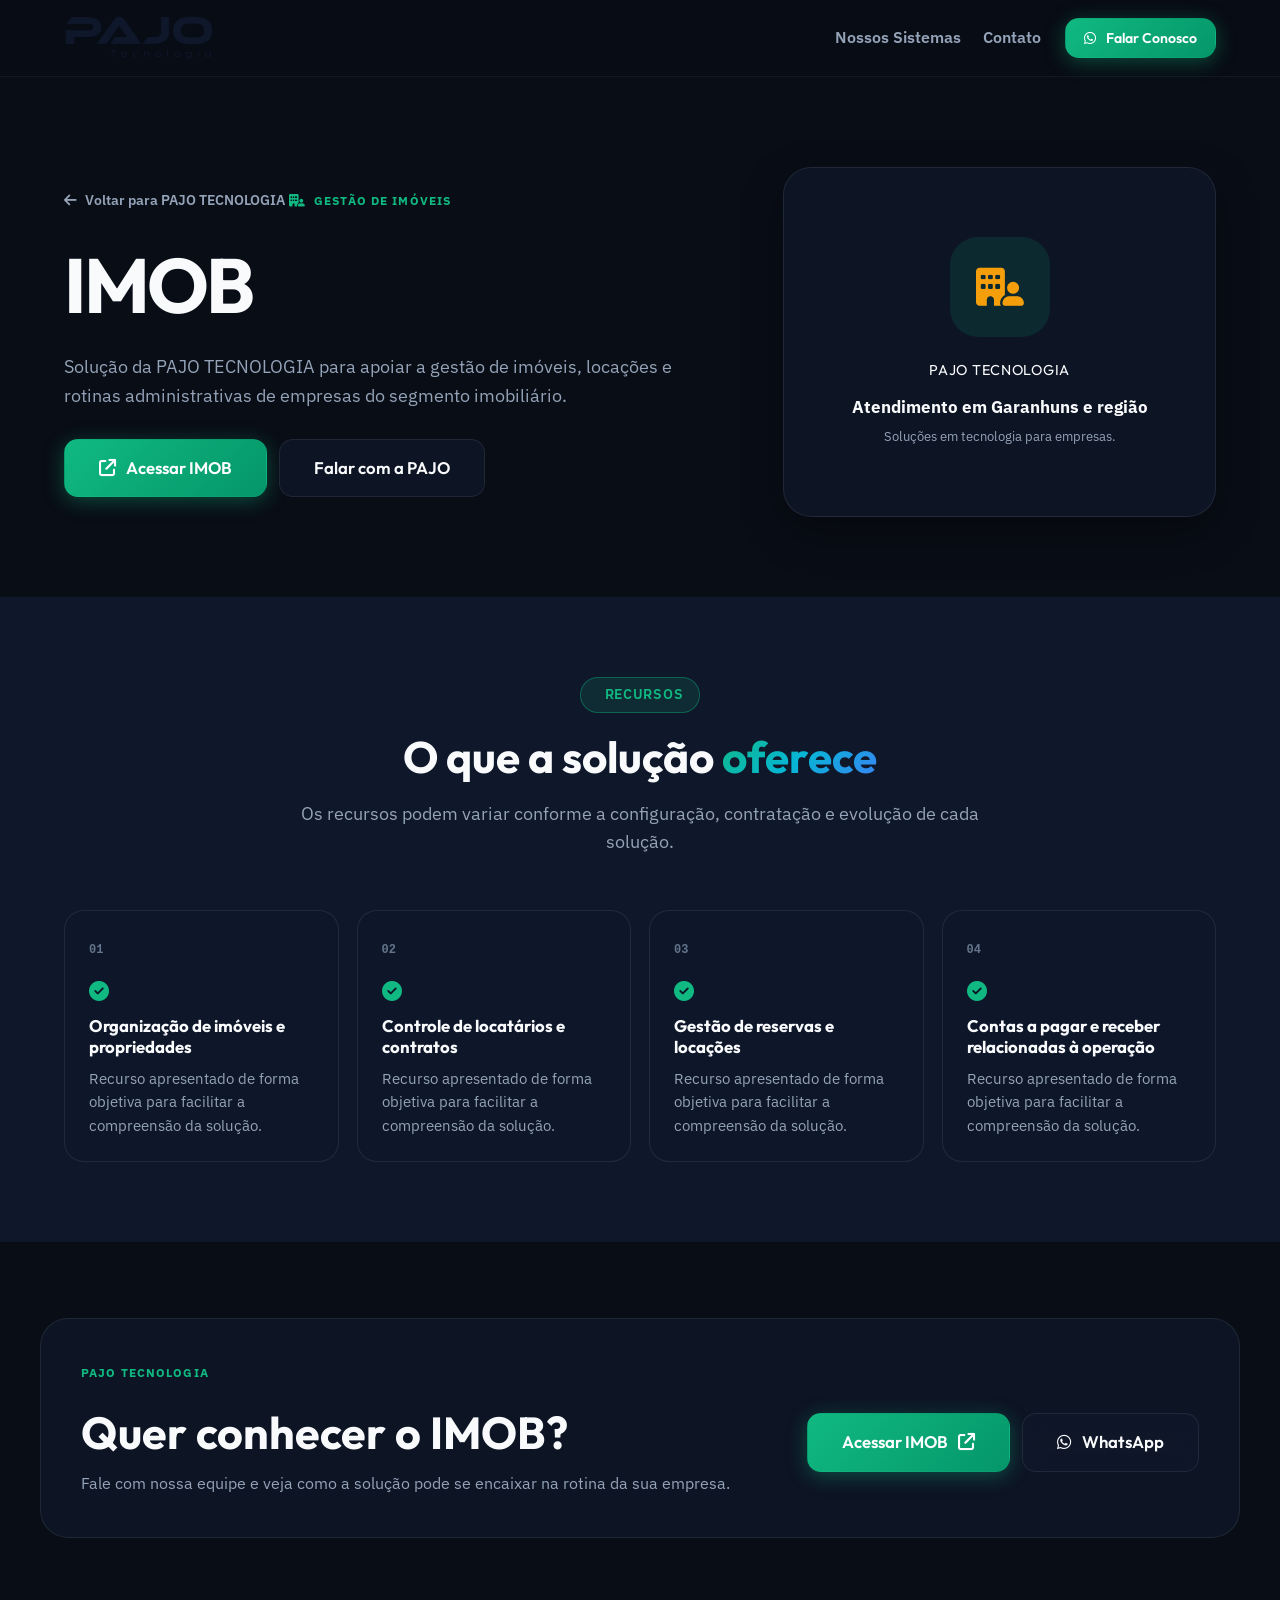
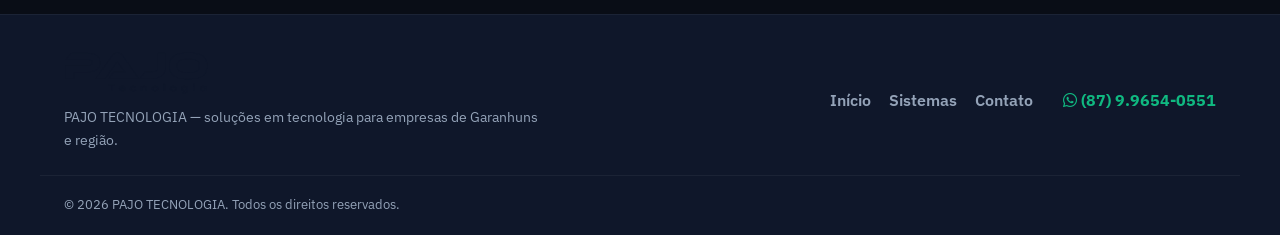
<file: sistemas/imob.html>
<!DOCTYPE html>
<html lang="pt-BR">
<head>
<meta charset="UTF-8">
<meta name="viewport" content="width=device-width, initial-scale=1.0">
<title>IMOB | PAJO TECNOLOGIA</title>
<meta name="description" content="IMOB: Solução da PAJO TECNOLOGIA para apoiar a gestão de imóveis, locações e rotinas administrativas de empresas do segmento imobiliário.">
<meta name="robots" content="index,follow">
<link rel="canonical" href="https://pajotecnologia.com.br/sistemas/imob.html">
<meta property="og:type" content="website">
<meta property="og:title" content="IMOB | PAJO TECNOLOGIA">
<meta property="og:description" content="Solução da PAJO TECNOLOGIA para apoiar a gestão de imóveis, locações e rotinas administrativas de empresas do segmento imobiliário.">
<meta property="og:url" content="https://pajotecnologia.com.br/sistemas/imob.html">
<link rel="preconnect" href="https://fonts.googleapis.com">
<link rel="preconnect" href="https://fonts.gstatic.com" crossorigin>
<link href="https://fonts.googleapis.com/css2?family=IBM+Plex+Sans:wght@400;500;600;700&family=Outfit:wght@500;600;700;800&display=swap" rel="stylesheet">
<link rel="stylesheet" href="https://cdnjs.cloudflare.com/ajax/libs/font-awesome/6.5.1/css/all.min.css">
<link rel="stylesheet" href="../style.css">
</head>
<body class="dark-theme system-page">
<header class="system-page-header">
  <div class="container system-page-header-inner">
    <a href="../index.html#inicio" class="system-brand" aria-label="PAJO TECNOLOGIA - Página inicial">
      <img src="../assets/logo-pajo.png" alt="PAJO TECNOLOGIA">
    </a>
    <nav class="system-page-nav" aria-label="Navegação da página">
      <a href="../index.html#sistemas">Nossos Sistemas</a>
      <a href="../index.html#contato">Contato</a>
    </nav>
    <a href="https://wa.me/5587996540551?text=Olá! Gostaria de conhecer a solução IMOB da PAJO Tecnologia." target="_blank" rel="noopener noreferrer" class="btn btn-primary btn-sm"><i class="fa-brands fa-whatsapp"></i> Falar Conosco</a>
  </div>
</header>
<main>
<section class="system-page-hero imob">
  <div class="container system-page-hero-grid">
    <div>
      <a href="../index.html#sistemas" class="system-back-link"><i class="fa-solid fa-arrow-left"></i> Voltar para PAJO TECNOLOGIA</a>
      <span class="system-page-kicker"><i class="fa-solid fa-building-user"></i> GESTÃO DE IMÓVEIS</span>
      <h1>IMOB</h1>
      <p>Solução da PAJO TECNOLOGIA para apoiar a gestão de imóveis, locações e rotinas administrativas de empresas do segmento imobiliário.</p>
      <div class="system-page-actions">
        <a href="https://imob.pajotech.com.br" target="_blank" rel="noopener noreferrer" class="btn btn-primary btn-lg"><i class="fa-solid fa-arrow-up-right-from-square"></i> Acessar IMOB</a>
        <a href="../index.html#contato" class="btn btn-glass btn-lg">Falar com a PAJO</a>
      </div>
    </div>
    <div class="system-page-visual">
      <div class="system-page-icon"><i class="fa-solid fa-building-user"></i></div>
      <span>PAJO TECNOLOGIA</span>
      <strong>Atendimento em Garanhuns e região</strong>
      <small>Soluções em tecnologia para empresas.</small>
    </div>
  </div>
</section>
<section class="system-page-section">
  <div class="container">
    <div class="section-header text-center">
      <span class="section-pill"><i class="fa-solid fa-grid-2"></i> Recursos</span>
      <h2 class="section-title">O que a solução <span class="gradient-text">oferece</span></h2>
      <p class="section-subtitle">Os recursos podem variar conforme a configuração, contratação e evolução de cada solução.</p>
    </div>
    <div class="system-feature-grid">
      <article class="system-feature-card"><span>01</span><i class="fa-solid fa-circle-check"></i><h3>Organização de imóveis e propriedades</h3><p>Recurso apresentado de forma objetiva para facilitar a compreensão da solução.</p></article><article class="system-feature-card"><span>02</span><i class="fa-solid fa-circle-check"></i><h3>Controle de locatários e contratos</h3><p>Recurso apresentado de forma objetiva para facilitar a compreensão da solução.</p></article><article class="system-feature-card"><span>03</span><i class="fa-solid fa-circle-check"></i><h3>Gestão de reservas e locações</h3><p>Recurso apresentado de forma objetiva para facilitar a compreensão da solução.</p></article><article class="system-feature-card"><span>04</span><i class="fa-solid fa-circle-check"></i><h3>Contas a pagar e receber relacionadas à operação</h3><p>Recurso apresentado de forma objetiva para facilitar a compreensão da solução.</p></article>
    </div>
  </div>
</section>
<section class="system-page-cta">
  <div class="container">
    <div>
      <span class="system-page-kicker">PAJO TECNOLOGIA</span>
      <h2>Quer conhecer o IMOB?</h2>
      <p>Fale com nossa equipe e veja como a solução pode se encaixar na rotina da sua empresa.</p>
    </div>
    <div class="system-page-actions">
      <a href="https://imob.pajotech.com.br" target="_blank" rel="noopener noreferrer" class="btn btn-primary btn-lg">Acessar IMOB <i class="fa-solid fa-arrow-up-right-from-square"></i></a>
      <a href="https://wa.me/5587996540551?text=Olá! Gostaria de receber informações sobre o IMOB." target="_blank" rel="noopener noreferrer" class="btn btn-glass btn-lg"><i class="fa-brands fa-whatsapp"></i> WhatsApp</a>
    </div>
  </div>
</section>
</main>
<footer class="system-page-footer">
  <div class="container system-page-footer-inner">
    <div><img src="../assets/logo-pajo.png" alt="PAJO TECNOLOGIA"><p>PAJO TECNOLOGIA — soluções em tecnologia para empresas de Garanhuns e região.</p></div>
    <div class="system-page-footer-links"><a href="../index.html#inicio">Início</a><a href="../index.html#sistemas">Sistemas</a><a href="../index.html#contato">Contato</a></div>
    <a href="https://wa.me/5587996540551" target="_blank" rel="noopener noreferrer" class="system-footer-whatsapp"><i class="fa-brands fa-whatsapp"></i> (87) 9.9654-0551</a>
  </div>
  <div class="container system-page-copyright">© 2026 PAJO TECNOLOGIA. Todos os direitos reservados.</div>
</footer>
</body>
</html>
</file>
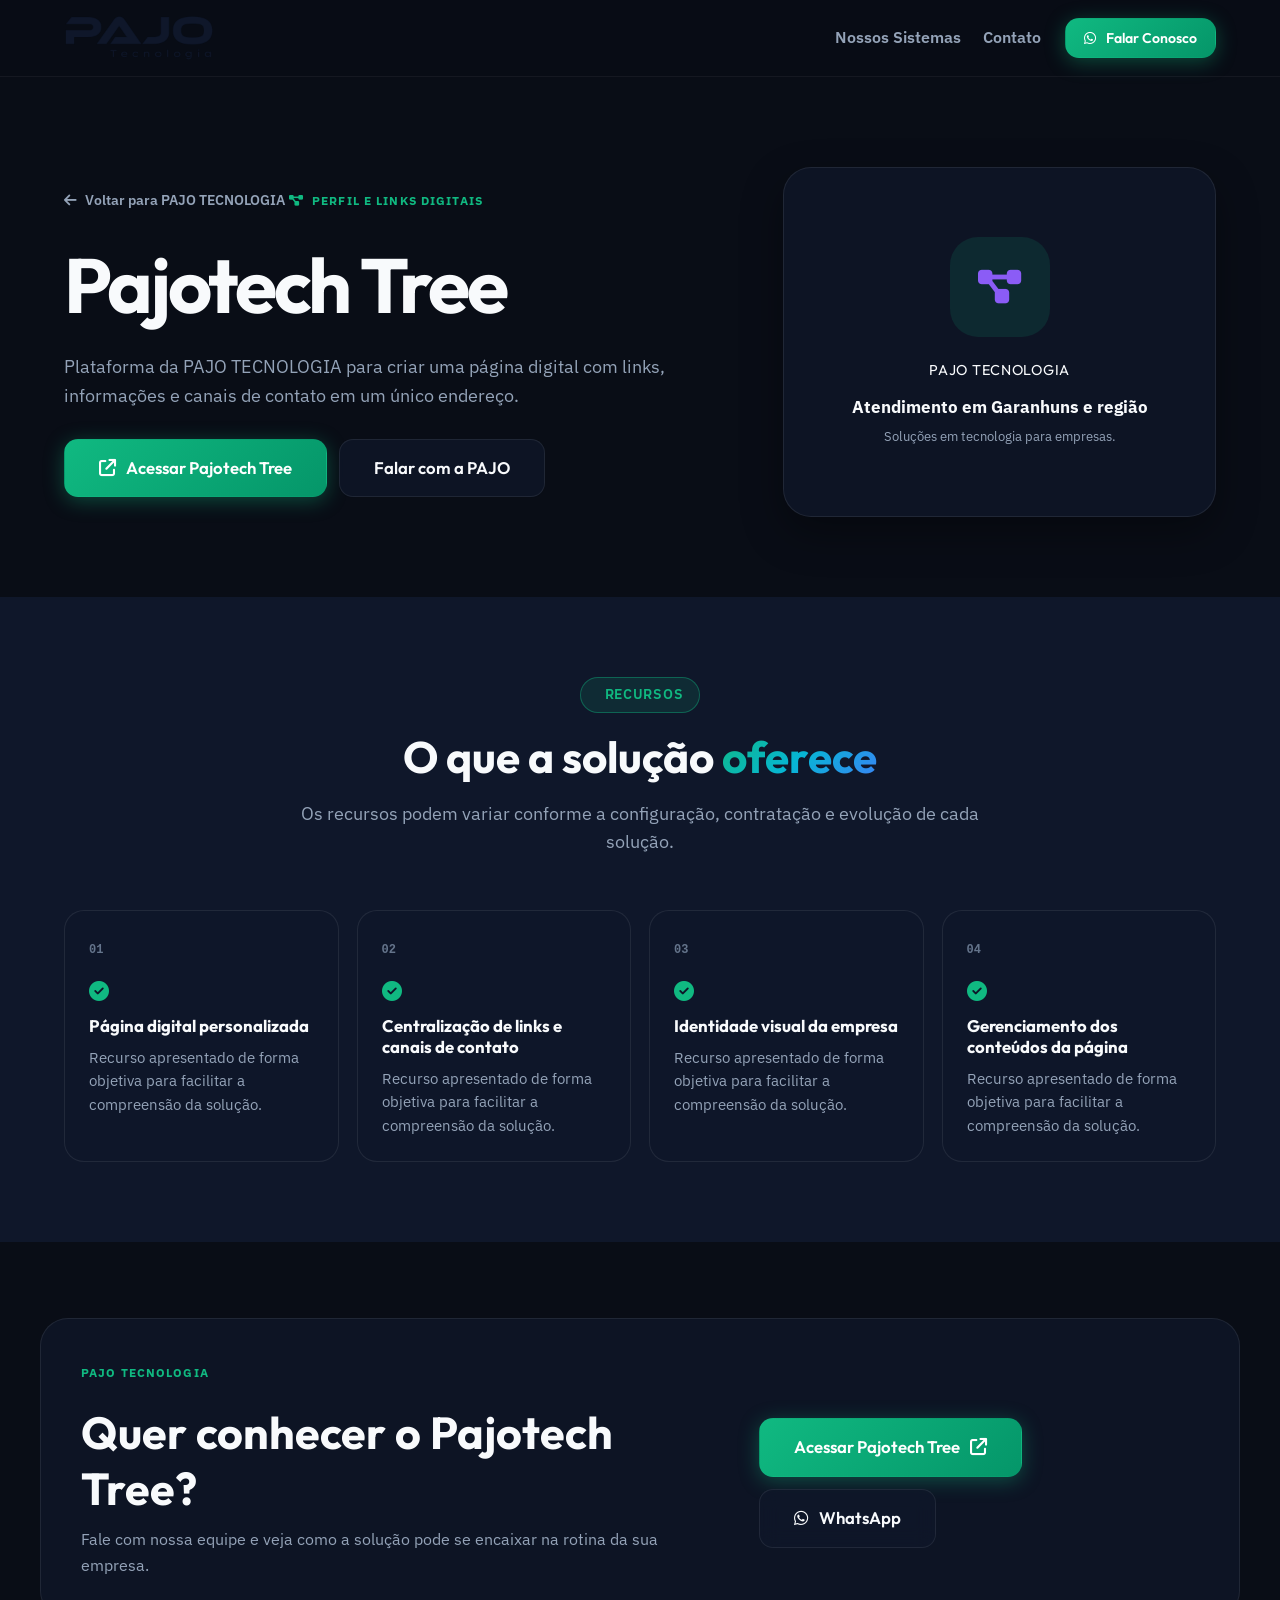
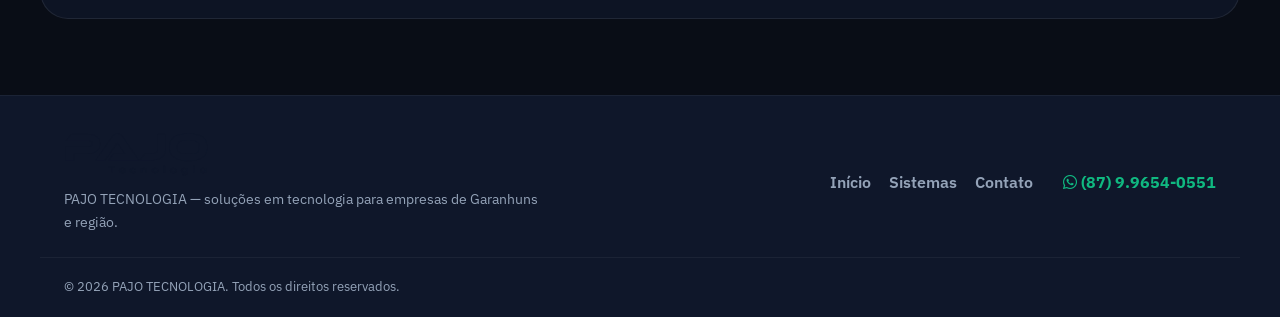
<file: sistemas/pajotech-tree.html>
<!DOCTYPE html>
<html lang="pt-BR">
<head>
<meta charset="UTF-8">
<meta name="viewport" content="width=device-width, initial-scale=1.0">
<title>Pajotech Tree | PAJO TECNOLOGIA</title>
<meta name="description" content="Pajotech Tree: Plataforma da PAJO TECNOLOGIA para criar uma página digital com links, informações e canais de contato em um único endereço.">
<meta name="robots" content="index,follow">
<link rel="canonical" href="https://pajotecnologia.com.br/sistemas/pajotech-tree.html">
<meta property="og:type" content="website">
<meta property="og:title" content="Pajotech Tree | PAJO TECNOLOGIA">
<meta property="og:description" content="Plataforma da PAJO TECNOLOGIA para criar uma página digital com links, informações e canais de contato em um único endereço.">
<meta property="og:url" content="https://pajotecnologia.com.br/sistemas/pajotech-tree.html">
<link rel="preconnect" href="https://fonts.googleapis.com">
<link rel="preconnect" href="https://fonts.gstatic.com" crossorigin>
<link href="https://fonts.googleapis.com/css2?family=IBM+Plex+Sans:wght@400;500;600;700&family=Outfit:wght@500;600;700;800&display=swap" rel="stylesheet">
<link rel="stylesheet" href="https://cdnjs.cloudflare.com/ajax/libs/font-awesome/6.5.1/css/all.min.css">
<link rel="stylesheet" href="../style.css">
</head>
<body class="dark-theme system-page">
<header class="system-page-header">
  <div class="container system-page-header-inner">
    <a href="../index.html#inicio" class="system-brand" aria-label="PAJO TECNOLOGIA - Página inicial">
      <img src="../assets/logo-pajo.png" alt="PAJO TECNOLOGIA">
    </a>
    <nav class="system-page-nav" aria-label="Navegação da página">
      <a href="../index.html#sistemas">Nossos Sistemas</a>
      <a href="../index.html#contato">Contato</a>
    </nav>
    <a href="https://wa.me/5587996540551?text=Olá! Gostaria de conhecer a solução Pajotech%20Tree da PAJO Tecnologia." target="_blank" rel="noopener noreferrer" class="btn btn-primary btn-sm"><i class="fa-brands fa-whatsapp"></i> Falar Conosco</a>
  </div>
</header>
<main>
<section class="system-page-hero tree">
  <div class="container system-page-hero-grid">
    <div>
      <a href="../index.html#sistemas" class="system-back-link"><i class="fa-solid fa-arrow-left"></i> Voltar para PAJO TECNOLOGIA</a>
      <span class="system-page-kicker"><i class="fa-solid fa-diagram-project"></i> PERFIL E LINKS DIGITAIS</span>
      <h1>Pajotech Tree</h1>
      <p>Plataforma da PAJO TECNOLOGIA para criar uma página digital com links, informações e canais de contato em um único endereço.</p>
      <div class="system-page-actions">
        <a href="https://tree.pajotech.com.br" target="_blank" rel="noopener noreferrer" class="btn btn-primary btn-lg"><i class="fa-solid fa-arrow-up-right-from-square"></i> Acessar Pajotech Tree</a>
        <a href="../index.html#contato" class="btn btn-glass btn-lg">Falar com a PAJO</a>
      </div>
    </div>
    <div class="system-page-visual">
      <div class="system-page-icon"><i class="fa-solid fa-diagram-project"></i></div>
      <span>PAJO TECNOLOGIA</span>
      <strong>Atendimento em Garanhuns e região</strong>
      <small>Soluções em tecnologia para empresas.</small>
    </div>
  </div>
</section>
<section class="system-page-section">
  <div class="container">
    <div class="section-header text-center">
      <span class="section-pill"><i class="fa-solid fa-grid-2"></i> Recursos</span>
      <h2 class="section-title">O que a solução <span class="gradient-text">oferece</span></h2>
      <p class="section-subtitle">Os recursos podem variar conforme a configuração, contratação e evolução de cada solução.</p>
    </div>
    <div class="system-feature-grid">
      <article class="system-feature-card"><span>01</span><i class="fa-solid fa-circle-check"></i><h3>Página digital personalizada</h3><p>Recurso apresentado de forma objetiva para facilitar a compreensão da solução.</p></article><article class="system-feature-card"><span>02</span><i class="fa-solid fa-circle-check"></i><h3>Centralização de links e canais de contato</h3><p>Recurso apresentado de forma objetiva para facilitar a compreensão da solução.</p></article><article class="system-feature-card"><span>03</span><i class="fa-solid fa-circle-check"></i><h3>Identidade visual da empresa</h3><p>Recurso apresentado de forma objetiva para facilitar a compreensão da solução.</p></article><article class="system-feature-card"><span>04</span><i class="fa-solid fa-circle-check"></i><h3>Gerenciamento dos conteúdos da página</h3><p>Recurso apresentado de forma objetiva para facilitar a compreensão da solução.</p></article>
    </div>
  </div>
</section>
<section class="system-page-cta">
  <div class="container">
    <div>
      <span class="system-page-kicker">PAJO TECNOLOGIA</span>
      <h2>Quer conhecer o Pajotech Tree?</h2>
      <p>Fale com nossa equipe e veja como a solução pode se encaixar na rotina da sua empresa.</p>
    </div>
    <div class="system-page-actions">
      <a href="https://tree.pajotech.com.br" target="_blank" rel="noopener noreferrer" class="btn btn-primary btn-lg">Acessar Pajotech Tree <i class="fa-solid fa-arrow-up-right-from-square"></i></a>
      <a href="https://wa.me/5587996540551?text=Olá! Gostaria de receber informações sobre o Pajotech%20Tree." target="_blank" rel="noopener noreferrer" class="btn btn-glass btn-lg"><i class="fa-brands fa-whatsapp"></i> WhatsApp</a>
    </div>
  </div>
</section>
</main>
<footer class="system-page-footer">
  <div class="container system-page-footer-inner">
    <div><img src="../assets/logo-pajo.png" alt="PAJO TECNOLOGIA"><p>PAJO TECNOLOGIA — soluções em tecnologia para empresas de Garanhuns e região.</p></div>
    <div class="system-page-footer-links"><a href="../index.html#inicio">Início</a><a href="../index.html#sistemas">Sistemas</a><a href="../index.html#contato">Contato</a></div>
    <a href="https://wa.me/5587996540551" target="_blank" rel="noopener noreferrer" class="system-footer-whatsapp"><i class="fa-brands fa-whatsapp"></i> (87) 9.9654-0551</a>
  </div>
  <div class="container system-page-copyright">© 2026 PAJO TECNOLOGIA. Todos os direitos reservados.</div>
</footer>
</body>
</html>
</file>
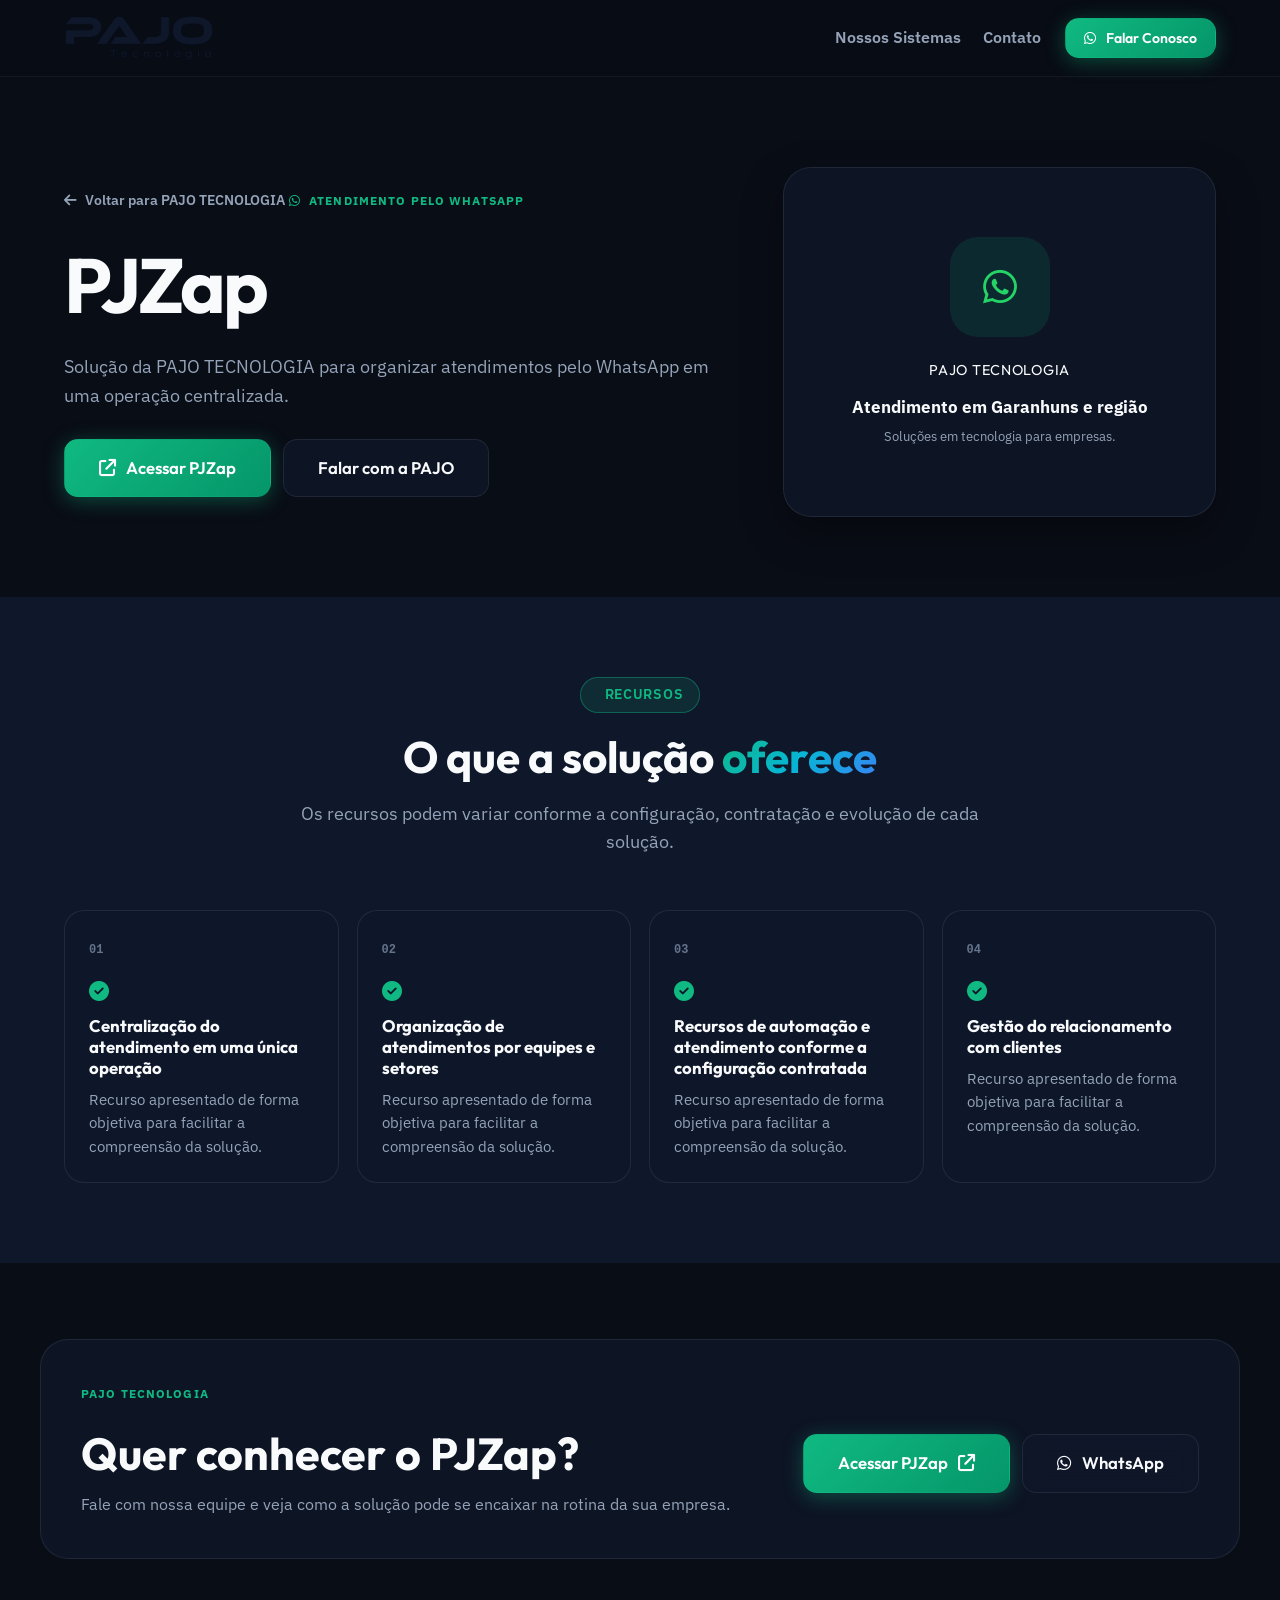
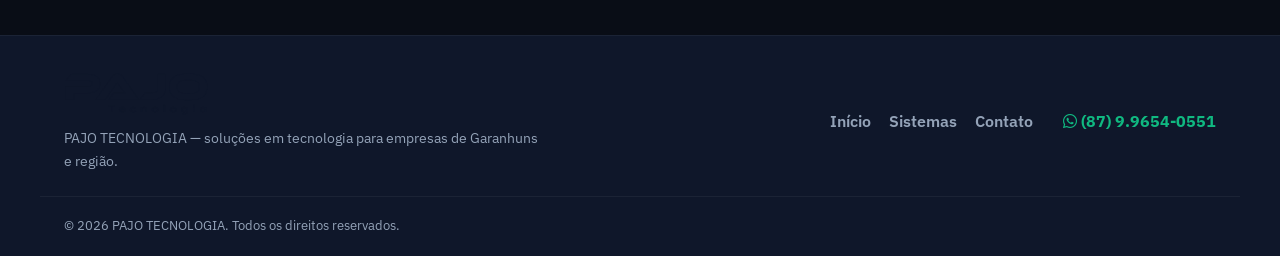
<file: sistemas/pjzap.html>
<!DOCTYPE html>
<html lang="pt-BR">
<head>
<meta charset="UTF-8">
<meta name="viewport" content="width=device-width, initial-scale=1.0">
<title>PJZap | PAJO TECNOLOGIA</title>
<meta name="description" content="PJZap: Solução da PAJO TECNOLOGIA para organizar atendimentos pelo WhatsApp em uma operação centralizada.">
<meta name="robots" content="index,follow">
<link rel="canonical" href="https://pajotecnologia.com.br/sistemas/pjzap.html">
<meta property="og:type" content="website">
<meta property="og:title" content="PJZap | PAJO TECNOLOGIA">
<meta property="og:description" content="Solução da PAJO TECNOLOGIA para organizar atendimentos pelo WhatsApp em uma operação centralizada.">
<meta property="og:url" content="https://pajotecnologia.com.br/sistemas/pjzap.html">
<link rel="preconnect" href="https://fonts.googleapis.com">
<link rel="preconnect" href="https://fonts.gstatic.com" crossorigin>
<link href="https://fonts.googleapis.com/css2?family=IBM+Plex+Sans:wght@400;500;600;700&family=Outfit:wght@500;600;700;800&display=swap" rel="stylesheet">
<link rel="stylesheet" href="https://cdnjs.cloudflare.com/ajax/libs/font-awesome/6.5.1/css/all.min.css">
<link rel="stylesheet" href="../style.css">
</head>
<body class="dark-theme system-page">
<header class="system-page-header">
  <div class="container system-page-header-inner">
    <a href="../index.html#inicio" class="system-brand" aria-label="PAJO TECNOLOGIA - Página inicial">
      <img src="../assets/logo-pajo.png" alt="PAJO TECNOLOGIA">
    </a>
    <nav class="system-page-nav" aria-label="Navegação da página">
      <a href="../index.html#sistemas">Nossos Sistemas</a>
      <a href="../index.html#contato">Contato</a>
    </nav>
    <a href="https://wa.me/5587996540551?text=Olá! Gostaria de conhecer a solução PJZap da PAJO Tecnologia." target="_blank" rel="noopener noreferrer" class="btn btn-primary btn-sm"><i class="fa-brands fa-whatsapp"></i> Falar Conosco</a>
  </div>
</header>
<main>
<section class="system-page-hero pjzap">
  <div class="container system-page-hero-grid">
    <div>
      <a href="../index.html#sistemas" class="system-back-link"><i class="fa-solid fa-arrow-left"></i> Voltar para PAJO TECNOLOGIA</a>
      <span class="system-page-kicker"><i class="fa-brands fa-whatsapp"></i> ATENDIMENTO PELO WHATSAPP</span>
      <h1>PJZap</h1>
      <p>Solução da PAJO TECNOLOGIA para organizar atendimentos pelo WhatsApp em uma operação centralizada.</p>
      <div class="system-page-actions">
        <a href="https://pjzap.pajotech.com.br" target="_blank" rel="noopener noreferrer" class="btn btn-primary btn-lg"><i class="fa-solid fa-arrow-up-right-from-square"></i> Acessar PJZap</a>
        <a href="../index.html#contato" class="btn btn-glass btn-lg">Falar com a PAJO</a>
      </div>
    </div>
    <div class="system-page-visual">
      <div class="system-page-icon"><i class="fa-brands fa-whatsapp"></i></div>
      <span>PAJO TECNOLOGIA</span>
      <strong>Atendimento em Garanhuns e região</strong>
      <small>Soluções em tecnologia para empresas.</small>
    </div>
  </div>
</section>
<section class="system-page-section">
  <div class="container">
    <div class="section-header text-center">
      <span class="section-pill"><i class="fa-solid fa-grid-2"></i> Recursos</span>
      <h2 class="section-title">O que a solução <span class="gradient-text">oferece</span></h2>
      <p class="section-subtitle">Os recursos podem variar conforme a configuração, contratação e evolução de cada solução.</p>
    </div>
    <div class="system-feature-grid">
      <article class="system-feature-card"><span>01</span><i class="fa-solid fa-circle-check"></i><h3>Centralização do atendimento em uma única operação</h3><p>Recurso apresentado de forma objetiva para facilitar a compreensão da solução.</p></article><article class="system-feature-card"><span>02</span><i class="fa-solid fa-circle-check"></i><h3>Organização de atendimentos por equipes e setores</h3><p>Recurso apresentado de forma objetiva para facilitar a compreensão da solução.</p></article><article class="system-feature-card"><span>03</span><i class="fa-solid fa-circle-check"></i><h3>Recursos de automação e atendimento conforme a configuração contratada</h3><p>Recurso apresentado de forma objetiva para facilitar a compreensão da solução.</p></article><article class="system-feature-card"><span>04</span><i class="fa-solid fa-circle-check"></i><h3>Gestão do relacionamento com clientes</h3><p>Recurso apresentado de forma objetiva para facilitar a compreensão da solução.</p></article>
    </div>
  </div>
</section>
<section class="system-page-cta">
  <div class="container">
    <div>
      <span class="system-page-kicker">PAJO TECNOLOGIA</span>
      <h2>Quer conhecer o PJZap?</h2>
      <p>Fale com nossa equipe e veja como a solução pode se encaixar na rotina da sua empresa.</p>
    </div>
    <div class="system-page-actions">
      <a href="https://pjzap.pajotech.com.br" target="_blank" rel="noopener noreferrer" class="btn btn-primary btn-lg">Acessar PJZap <i class="fa-solid fa-arrow-up-right-from-square"></i></a>
      <a href="https://wa.me/5587996540551?text=Olá! Gostaria de receber informações sobre o PJZap." target="_blank" rel="noopener noreferrer" class="btn btn-glass btn-lg"><i class="fa-brands fa-whatsapp"></i> WhatsApp</a>
    </div>
  </div>
</section>
</main>
<footer class="system-page-footer">
  <div class="container system-page-footer-inner">
    <div><img src="../assets/logo-pajo.png" alt="PAJO TECNOLOGIA"><p>PAJO TECNOLOGIA — soluções em tecnologia para empresas de Garanhuns e região.</p></div>
    <div class="system-page-footer-links"><a href="../index.html#inicio">Início</a><a href="../index.html#sistemas">Sistemas</a><a href="../index.html#contato">Contato</a></div>
    <a href="https://wa.me/5587996540551" target="_blank" rel="noopener noreferrer" class="system-footer-whatsapp"><i class="fa-brands fa-whatsapp"></i> (87) 9.9654-0551</a>
  </div>
  <div class="container system-page-copyright">© 2026 PAJO TECNOLOGIA. Todos os direitos reservados.</div>
</footer>
</body>
</html>
</file>
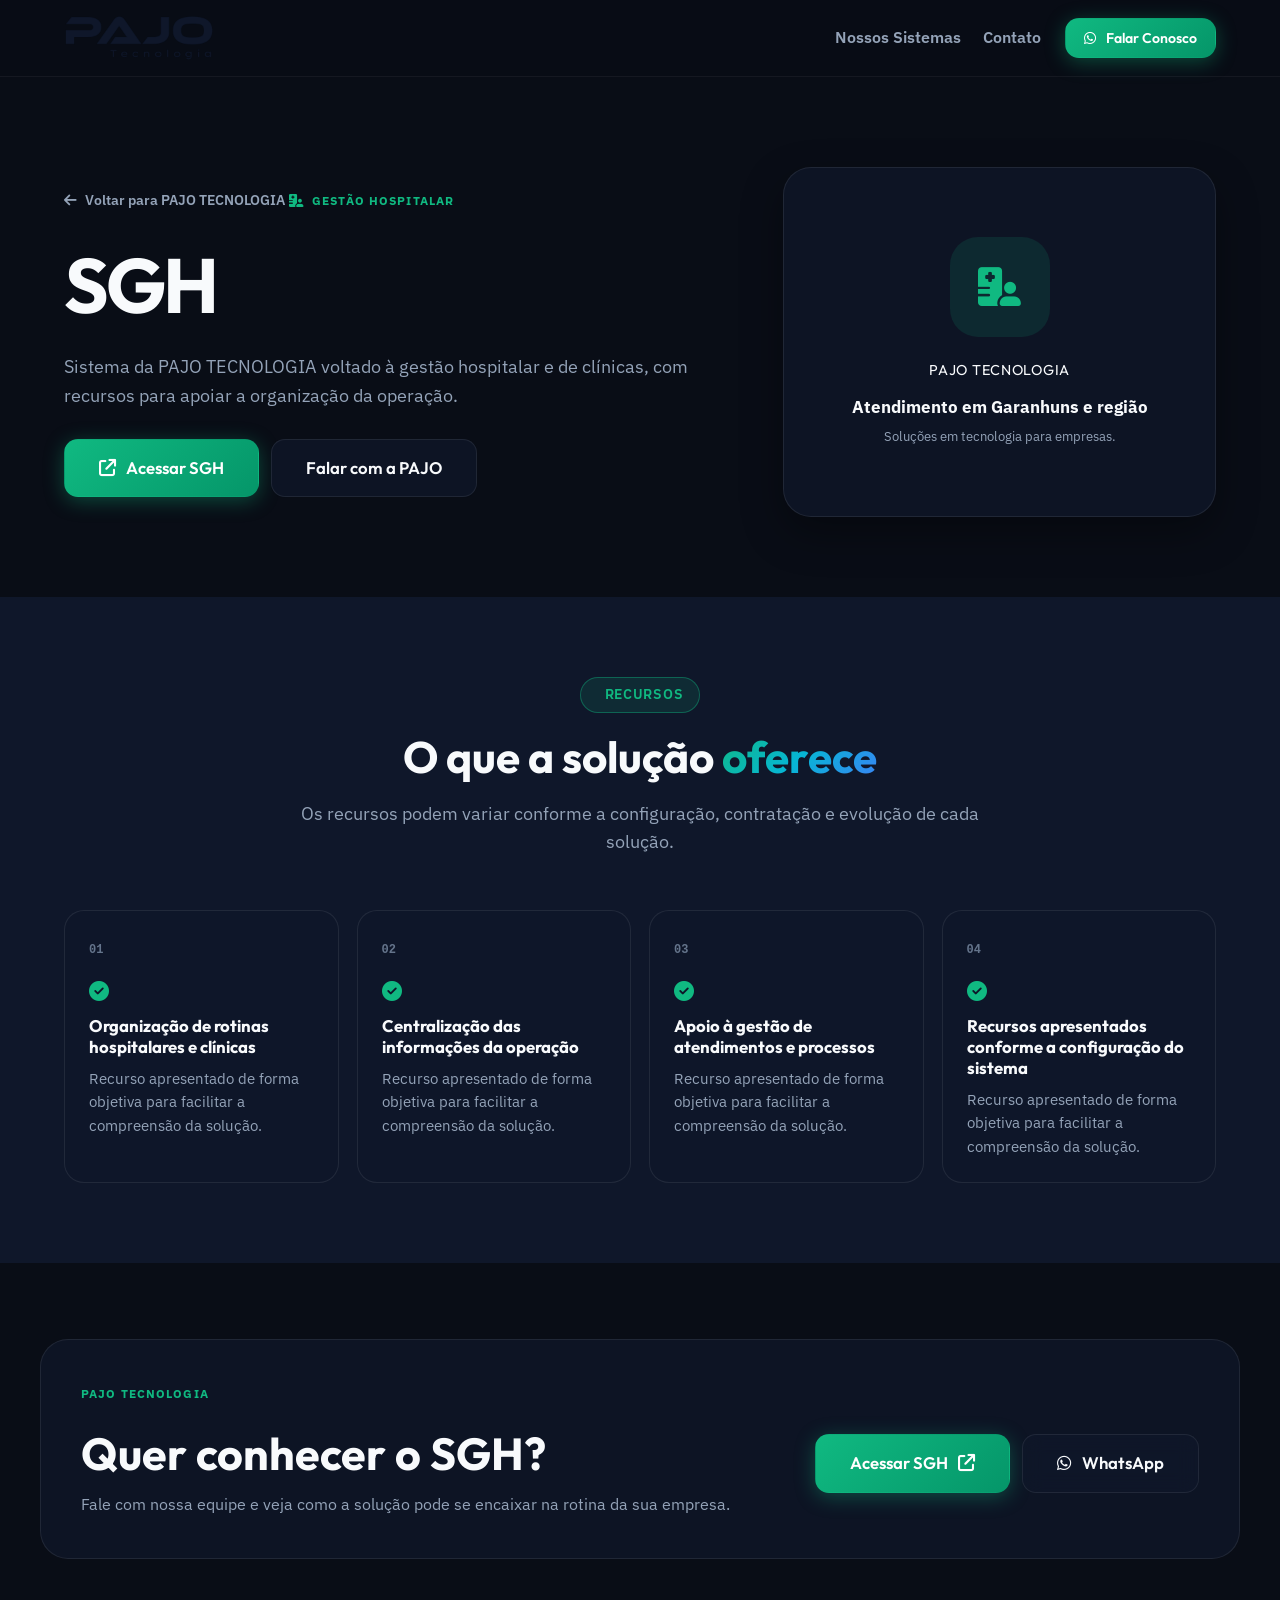
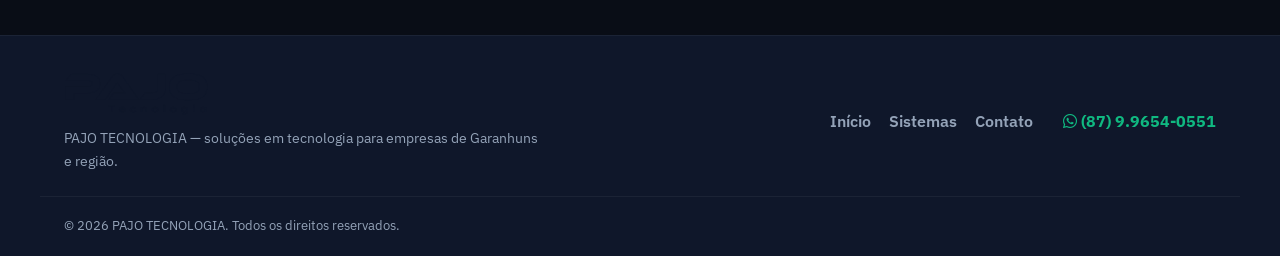
<file: sistemas/sgh.html>
<!DOCTYPE html>
<html lang="pt-BR">
<head>
<meta charset="UTF-8">
<meta name="viewport" content="width=device-width, initial-scale=1.0">
<title>SGH | PAJO TECNOLOGIA</title>
<meta name="description" content="SGH: Sistema da PAJO TECNOLOGIA voltado à gestão hospitalar e de clínicas, com recursos para apoiar a organização da operação.">
<meta name="robots" content="index,follow">
<link rel="canonical" href="https://pajotecnologia.com.br/sistemas/sgh.html">
<meta property="og:type" content="website">
<meta property="og:title" content="SGH | PAJO TECNOLOGIA">
<meta property="og:description" content="Sistema da PAJO TECNOLOGIA voltado à gestão hospitalar e de clínicas, com recursos para apoiar a organização da operação.">
<meta property="og:url" content="https://pajotecnologia.com.br/sistemas/sgh.html">
<link rel="preconnect" href="https://fonts.googleapis.com">
<link rel="preconnect" href="https://fonts.gstatic.com" crossorigin>
<link href="https://fonts.googleapis.com/css2?family=IBM+Plex+Sans:wght@400;500;600;700&family=Outfit:wght@500;600;700;800&display=swap" rel="stylesheet">
<link rel="stylesheet" href="https://cdnjs.cloudflare.com/ajax/libs/font-awesome/6.5.1/css/all.min.css">
<link rel="stylesheet" href="../style.css">
</head>
<body class="dark-theme system-page">
<header class="system-page-header">
  <div class="container system-page-header-inner">
    <a href="../index.html#inicio" class="system-brand" aria-label="PAJO TECNOLOGIA - Página inicial">
      <img src="../assets/logo-pajo.png" alt="PAJO TECNOLOGIA">
    </a>
    <nav class="system-page-nav" aria-label="Navegação da página">
      <a href="../index.html#sistemas">Nossos Sistemas</a>
      <a href="../index.html#contato">Contato</a>
    </nav>
    <a href="https://wa.me/5587996540551?text=Olá! Gostaria de conhecer a solução SGH da PAJO Tecnologia." target="_blank" rel="noopener noreferrer" class="btn btn-primary btn-sm"><i class="fa-brands fa-whatsapp"></i> Falar Conosco</a>
  </div>
</header>
<main>
<section class="system-page-hero sgh">
  <div class="container system-page-hero-grid">
    <div>
      <a href="../index.html#sistemas" class="system-back-link"><i class="fa-solid fa-arrow-left"></i> Voltar para PAJO TECNOLOGIA</a>
      <span class="system-page-kicker"><i class="fa-solid fa-hospital-user"></i> GESTÃO HOSPITALAR</span>
      <h1>SGH</h1>
      <p>Sistema da PAJO TECNOLOGIA voltado à gestão hospitalar e de clínicas, com recursos para apoiar a organização da operação.</p>
      <div class="system-page-actions">
        <a href="https://sgh.pajotech.com.br" target="_blank" rel="noopener noreferrer" class="btn btn-primary btn-lg"><i class="fa-solid fa-arrow-up-right-from-square"></i> Acessar SGH</a>
        <a href="../index.html#contato" class="btn btn-glass btn-lg">Falar com a PAJO</a>
      </div>
    </div>
    <div class="system-page-visual">
      <div class="system-page-icon"><i class="fa-solid fa-hospital-user"></i></div>
      <span>PAJO TECNOLOGIA</span>
      <strong>Atendimento em Garanhuns e região</strong>
      <small>Soluções em tecnologia para empresas.</small>
    </div>
  </div>
</section>
<section class="system-page-section">
  <div class="container">
    <div class="section-header text-center">
      <span class="section-pill"><i class="fa-solid fa-grid-2"></i> Recursos</span>
      <h2 class="section-title">O que a solução <span class="gradient-text">oferece</span></h2>
      <p class="section-subtitle">Os recursos podem variar conforme a configuração, contratação e evolução de cada solução.</p>
    </div>
    <div class="system-feature-grid">
      <article class="system-feature-card"><span>01</span><i class="fa-solid fa-circle-check"></i><h3>Organização de rotinas hospitalares e clínicas</h3><p>Recurso apresentado de forma objetiva para facilitar a compreensão da solução.</p></article><article class="system-feature-card"><span>02</span><i class="fa-solid fa-circle-check"></i><h3>Centralização das informações da operação</h3><p>Recurso apresentado de forma objetiva para facilitar a compreensão da solução.</p></article><article class="system-feature-card"><span>03</span><i class="fa-solid fa-circle-check"></i><h3>Apoio à gestão de atendimentos e processos</h3><p>Recurso apresentado de forma objetiva para facilitar a compreensão da solução.</p></article><article class="system-feature-card"><span>04</span><i class="fa-solid fa-circle-check"></i><h3>Recursos apresentados conforme a configuração do sistema</h3><p>Recurso apresentado de forma objetiva para facilitar a compreensão da solução.</p></article>
    </div>
  </div>
</section>
<section class="system-page-cta">
  <div class="container">
    <div>
      <span class="system-page-kicker">PAJO TECNOLOGIA</span>
      <h2>Quer conhecer o SGH?</h2>
      <p>Fale com nossa equipe e veja como a solução pode se encaixar na rotina da sua empresa.</p>
    </div>
    <div class="system-page-actions">
      <a href="https://sgh.pajotech.com.br" target="_blank" rel="noopener noreferrer" class="btn btn-primary btn-lg">Acessar SGH <i class="fa-solid fa-arrow-up-right-from-square"></i></a>
      <a href="https://wa.me/5587996540551?text=Olá! Gostaria de receber informações sobre o SGH." target="_blank" rel="noopener noreferrer" class="btn btn-glass btn-lg"><i class="fa-brands fa-whatsapp"></i> WhatsApp</a>
    </div>
  </div>
</section>
</main>
<footer class="system-page-footer">
  <div class="container system-page-footer-inner">
    <div><img src="../assets/logo-pajo.png" alt="PAJO TECNOLOGIA"><p>PAJO TECNOLOGIA — soluções em tecnologia para empresas de Garanhuns e região.</p></div>
    <div class="system-page-footer-links"><a href="../index.html#inicio">Início</a><a href="../index.html#sistemas">Sistemas</a><a href="../index.html#contato">Contato</a></div>
    <a href="https://wa.me/5587996540551" target="_blank" rel="noopener noreferrer" class="system-footer-whatsapp"><i class="fa-brands fa-whatsapp"></i> (87) 9.9654-0551</a>
  </div>
  <div class="container system-page-copyright">© 2026 PAJO TECNOLOGIA. Todos os direitos reservados.</div>
</footer>
</body>
</html>
</file>
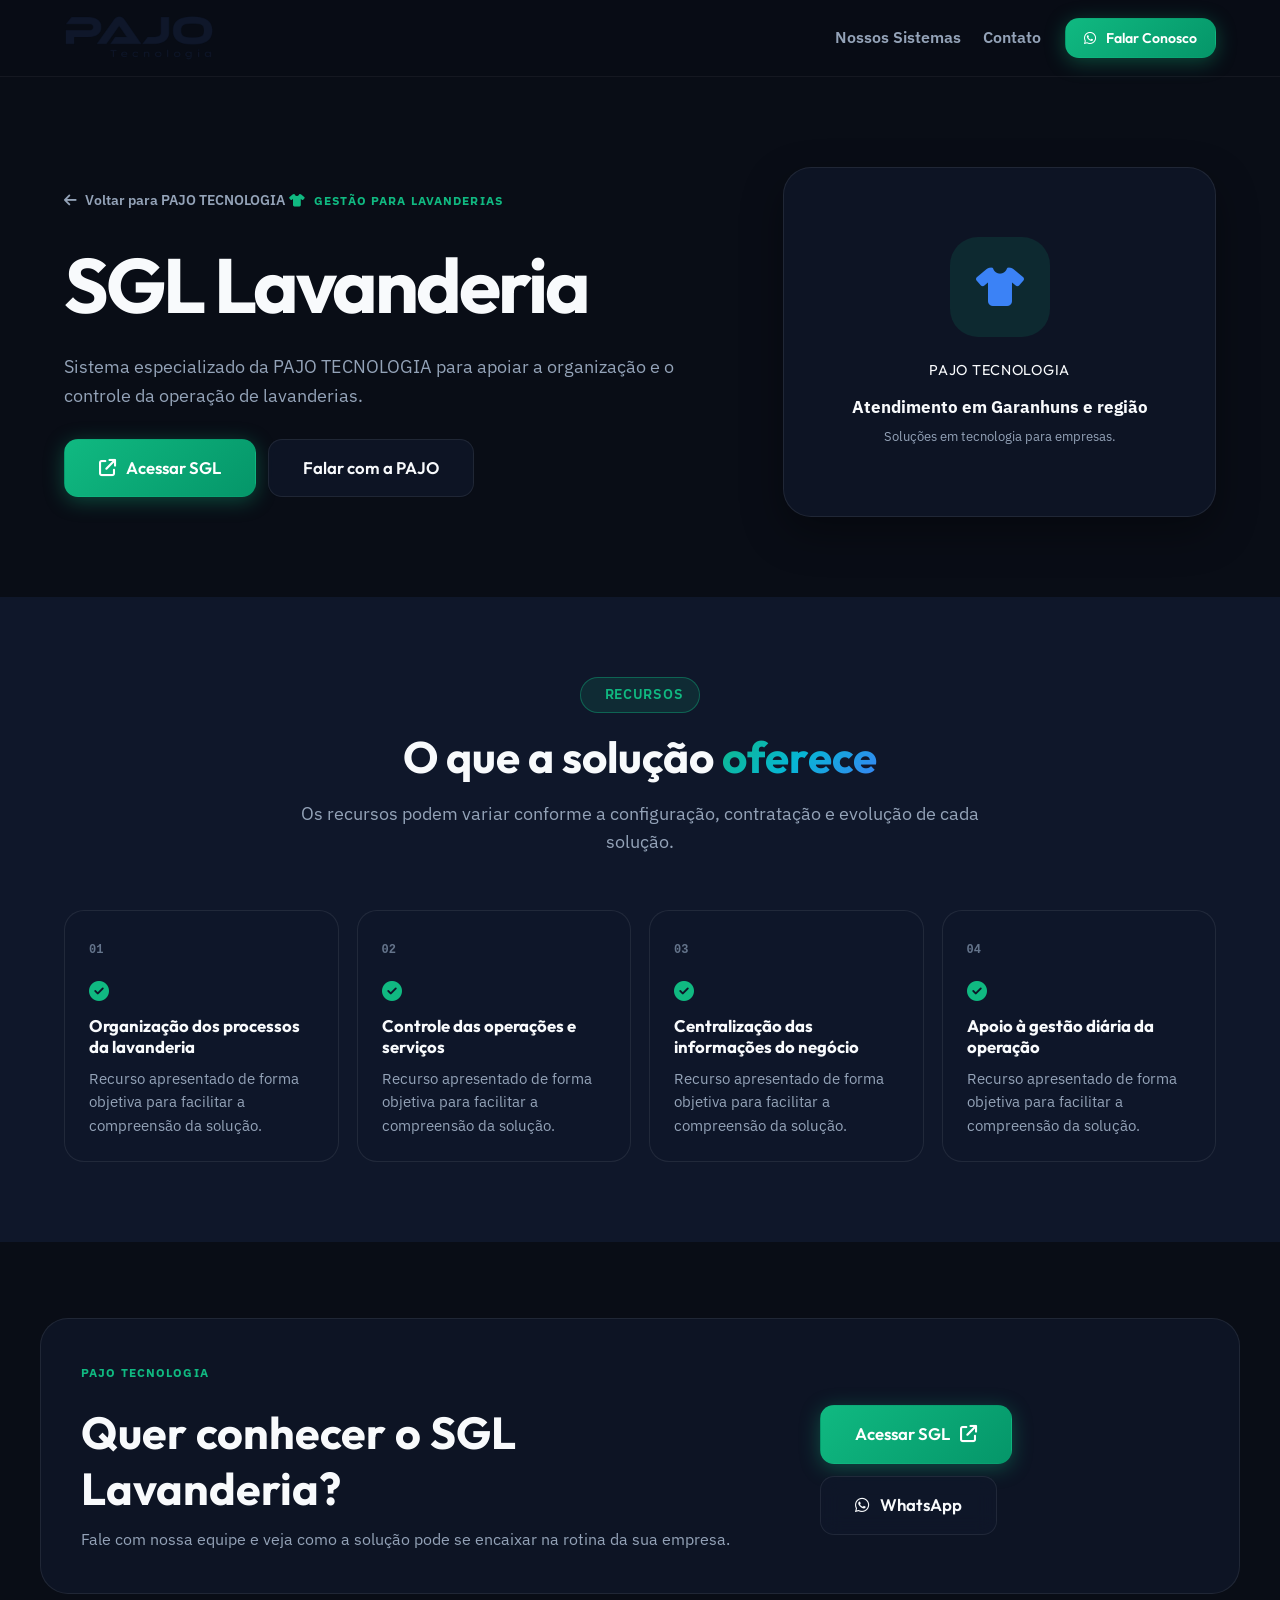
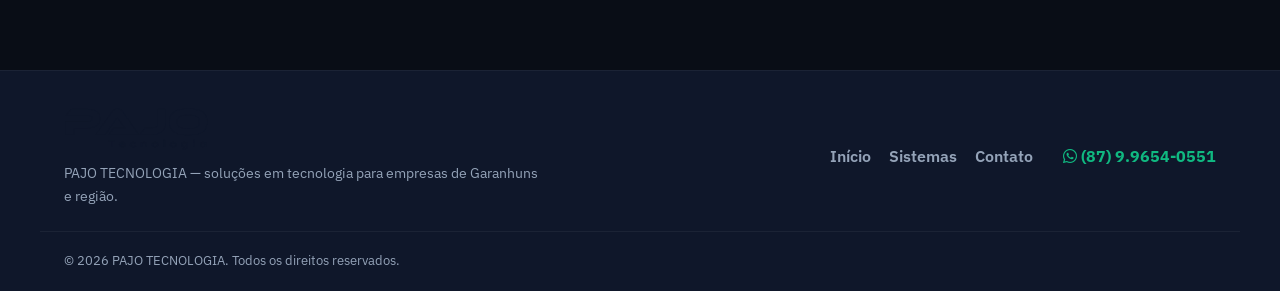
<file: sistemas/sgl.html>
<!DOCTYPE html>
<html lang="pt-BR">
<head>
<meta charset="UTF-8">
<meta name="viewport" content="width=device-width, initial-scale=1.0">
<title>SGL Lavanderia | PAJO TECNOLOGIA</title>
<meta name="description" content="SGL Lavanderia: Sistema especializado da PAJO TECNOLOGIA para apoiar a organização e o controle da operação de lavanderias.">
<meta name="robots" content="index,follow">
<link rel="canonical" href="https://pajotecnologia.com.br/sistemas/sgl.html">
<meta property="og:type" content="website">
<meta property="og:title" content="SGL Lavanderia | PAJO TECNOLOGIA">
<meta property="og:description" content="Sistema especializado da PAJO TECNOLOGIA para apoiar a organização e o controle da operação de lavanderias.">
<meta property="og:url" content="https://pajotecnologia.com.br/sistemas/sgl.html">
<link rel="preconnect" href="https://fonts.googleapis.com">
<link rel="preconnect" href="https://fonts.gstatic.com" crossorigin>
<link href="https://fonts.googleapis.com/css2?family=IBM+Plex+Sans:wght@400;500;600;700&family=Outfit:wght@500;600;700;800&display=swap" rel="stylesheet">
<link rel="stylesheet" href="https://cdnjs.cloudflare.com/ajax/libs/font-awesome/6.5.1/css/all.min.css">
<link rel="stylesheet" href="../style.css">
</head>
<body class="dark-theme system-page">
<header class="system-page-header">
  <div class="container system-page-header-inner">
    <a href="../index.html#inicio" class="system-brand" aria-label="PAJO TECNOLOGIA - Página inicial">
      <img src="../assets/logo-pajo.png" alt="PAJO TECNOLOGIA">
    </a>
    <nav class="system-page-nav" aria-label="Navegação da página">
      <a href="../index.html#sistemas">Nossos Sistemas</a>
      <a href="../index.html#contato">Contato</a>
    </nav>
    <a href="https://wa.me/5587996540551?text=Olá! Gostaria de conhecer a solução SGL%20Lavanderia da PAJO Tecnologia." target="_blank" rel="noopener noreferrer" class="btn btn-primary btn-sm"><i class="fa-brands fa-whatsapp"></i> Falar Conosco</a>
  </div>
</header>
<main>
<section class="system-page-hero lavanderia">
  <div class="container system-page-hero-grid">
    <div>
      <a href="../index.html#sistemas" class="system-back-link"><i class="fa-solid fa-arrow-left"></i> Voltar para PAJO TECNOLOGIA</a>
      <span class="system-page-kicker"><i class="fa-solid fa-shirt"></i> GESTÃO PARA LAVANDERIAS</span>
      <h1>SGL Lavanderia</h1>
      <p>Sistema especializado da PAJO TECNOLOGIA para apoiar a organização e o controle da operação de lavanderias.</p>
      <div class="system-page-actions">
        <a href="https://sgl.pajotech.com.br" target="_blank" rel="noopener noreferrer" class="btn btn-primary btn-lg"><i class="fa-solid fa-arrow-up-right-from-square"></i> Acessar SGL</a>
        <a href="../index.html#contato" class="btn btn-glass btn-lg">Falar com a PAJO</a>
      </div>
    </div>
    <div class="system-page-visual">
      <div class="system-page-icon"><i class="fa-solid fa-shirt"></i></div>
      <span>PAJO TECNOLOGIA</span>
      <strong>Atendimento em Garanhuns e região</strong>
      <small>Soluções em tecnologia para empresas.</small>
    </div>
  </div>
</section>
<section class="system-page-section">
  <div class="container">
    <div class="section-header text-center">
      <span class="section-pill"><i class="fa-solid fa-grid-2"></i> Recursos</span>
      <h2 class="section-title">O que a solução <span class="gradient-text">oferece</span></h2>
      <p class="section-subtitle">Os recursos podem variar conforme a configuração, contratação e evolução de cada solução.</p>
    </div>
    <div class="system-feature-grid">
      <article class="system-feature-card"><span>01</span><i class="fa-solid fa-circle-check"></i><h3>Organização dos processos da lavanderia</h3><p>Recurso apresentado de forma objetiva para facilitar a compreensão da solução.</p></article><article class="system-feature-card"><span>02</span><i class="fa-solid fa-circle-check"></i><h3>Controle das operações e serviços</h3><p>Recurso apresentado de forma objetiva para facilitar a compreensão da solução.</p></article><article class="system-feature-card"><span>03</span><i class="fa-solid fa-circle-check"></i><h3>Centralização das informações do negócio</h3><p>Recurso apresentado de forma objetiva para facilitar a compreensão da solução.</p></article><article class="system-feature-card"><span>04</span><i class="fa-solid fa-circle-check"></i><h3>Apoio à gestão diária da operação</h3><p>Recurso apresentado de forma objetiva para facilitar a compreensão da solução.</p></article>
    </div>
  </div>
</section>
<section class="system-page-cta">
  <div class="container">
    <div>
      <span class="system-page-kicker">PAJO TECNOLOGIA</span>
      <h2>Quer conhecer o SGL Lavanderia?</h2>
      <p>Fale com nossa equipe e veja como a solução pode se encaixar na rotina da sua empresa.</p>
    </div>
    <div class="system-page-actions">
      <a href="https://sgl.pajotech.com.br" target="_blank" rel="noopener noreferrer" class="btn btn-primary btn-lg">Acessar SGL <i class="fa-solid fa-arrow-up-right-from-square"></i></a>
      <a href="https://wa.me/5587996540551?text=Olá! Gostaria de receber informações sobre o SGL%20Lavanderia." target="_blank" rel="noopener noreferrer" class="btn btn-glass btn-lg"><i class="fa-brands fa-whatsapp"></i> WhatsApp</a>
    </div>
  </div>
</section>
</main>
<footer class="system-page-footer">
  <div class="container system-page-footer-inner">
    <div><img src="../assets/logo-pajo.png" alt="PAJO TECNOLOGIA"><p>PAJO TECNOLOGIA — soluções em tecnologia para empresas de Garanhuns e região.</p></div>
    <div class="system-page-footer-links"><a href="../index.html#inicio">Início</a><a href="../index.html#sistemas">Sistemas</a><a href="../index.html#contato">Contato</a></div>
    <a href="https://wa.me/5587996540551" target="_blank" rel="noopener noreferrer" class="system-footer-whatsapp"><i class="fa-brands fa-whatsapp"></i> (87) 9.9654-0551</a>
  </div>
  <div class="container system-page-copyright">© 2026 PAJO TECNOLOGIA. Todos os direitos reservados.</div>
</footer>
</body>
</html>
</file>
<file: style.css>
/* ==========================================================================
   PAJO TECNOLOGIA — MODERN DESIGN SYSTEM & STYLESHEET
   ========================================================================== */

/* --------------------------------------------------------------------------
   1. CSS VARIABLES & THEME DEFINITIONS
   -------------------------------------------------------------------------- */
:root {
    /* Brand Accent Colors */
    --primary: #10B981;
    --primary-hover: #059669;
    --primary-dark: #047857;
    --primary-glow: rgba(16, 185, 129, 0.35);
    --primary-subtle: rgba(16, 185, 129, 0.12);

    --accent-cyan: #06B6D4;
    --accent-cyan-glow: rgba(6, 182, 212, 0.3);
    --accent-amber: #F59E0B;
    --accent-blue: #3B82F6;
    --accent-purple: #8B5CF6;
    --accent-red: #EF4444;
    --accent-whatsapp: #25D366;

    /* System Specific Colors */
    --color-pjzap: #25D366;
    --color-sgh: #10B981;
    --color-ponto: #06B6D4;
    --color-imob: #F59E0B;
    --color-lavanderia: #3B82F6;
    --color-tree: #8B5CF6;

    /* Typography */
    --font-heading: 'Outfit', sans-serif;
    --font-body: 'IBM Plex Sans', -apple-system, BlinkMacSystemFont, sans-serif;
    --font-mono: 'JetBrains Mono', monospace;

    /* Shadows & Radii */
    --radius-sm: 8px;
    --radius-md: 14px;
    --radius-lg: 20px;
    --radius-xl: 28px;
    --radius-full: 9999px;

    --shadow-sm: 0 2px 8px rgba(0, 0, 0, 0.2);
    --shadow-md: 0 8px 24px rgba(0, 0, 0, 0.25);
    --shadow-lg: 0 16px 40px rgba(0, 0, 0, 0.35);
    --shadow-glow: 0 0 30px var(--primary-glow);

    --transition-fast: 0.2s cubic-bezier(0.16, 1, 0.3, 1);
    --transition-base: 0.35s cubic-bezier(0.16, 1, 0.3, 1);
    --transition-slow: 0.6s cubic-bezier(0.16, 1, 0.3, 1);
}

/* Dark Theme Default */
body.dark-theme {
    --bg-main: #090D16;
    --bg-secondary: #0F172A;
    --bg-card: rgba(15, 23, 42, 0.75);
    --bg-card-hover: rgba(30, 41, 59, 0.85);
    --bg-glass: rgba(15, 23, 42, 0.65);
    --bg-input: #1E293B;

    --border-card: rgba(255, 255, 255, 0.08);
    --border-card-hover: rgba(16, 185, 129, 0.4);
    --border-subtle: rgba(255, 255, 255, 0.05);

    --text-main: #F8FAFC;
    --text-muted: #94A3B8;
    --text-dark: #64748B;

    --header-bg: rgba(9, 13, 22, 0.85);
    --announcement-bg: #041410;
    --announcement-border: rgba(16, 185, 129, 0.25);

    --logo-filter: brightness(0) invert(1);
}

/* Light Theme Mode */
body.light-theme {
    --bg-main: #F8FAFC;
    --bg-secondary: #EDF2F7;
    --bg-card: rgba(255, 255, 255, 0.9);
    --bg-card-hover: #FFFFFF;
    --bg-glass: rgba(255, 255, 255, 0.8);
    --bg-input: #EDF2F7;

    --border-card: rgba(0, 0, 0, 0.08);
    --border-card-hover: rgba(16, 185, 129, 0.5);
    --border-subtle: rgba(0, 0, 0, 0.04);

    --text-main: #0F172A;
    --text-muted: #475569;
    --text-dark: #94A3B8;

    --header-bg: rgba(248, 250, 252, 0.9);
    --announcement-bg: #E6F7F0;
    --announcement-border: rgba(16, 185, 129, 0.4);

    --logo-filter: none;
}

/* --------------------------------------------------------------------------
   2. GLOBAL RESETS & BASE STYLES
   -------------------------------------------------------------------------- */
*, *::before, *::after {
    box-sizing: border-box;
    margin: 0;
    padding: 0;
}

html {
    scroll-behavior: smooth;
    font-size: 16px;
}

body {
    font-family: var(--font-body);
    background-color: var(--bg-main);
    color: var(--text-main);
    line-height: 1.6;
    overflow-x: hidden;
    position: relative;
    transition: background-color var(--transition-base), color var(--transition-base);
    -webkit-font-smoothing: antialiased;
}

/* Custom Scrollbar */
::-webkit-scrollbar {
    width: 10px;
}
::-webkit-scrollbar-track {
    background: var(--bg-main);
}
::-webkit-scrollbar-thumb {
    background: #1E293B;
    border-radius: var(--radius-full);
}
::-webkit-scrollbar-thumb:hover {
    background: var(--primary);
}

.container {
    max-width: 1240px;
    margin: 0 auto;
    padding: 0 24px;
}

a {
    color: inherit;
    text-decoration: none;
    transition: var(--transition-fast);
}

ul {
    list-style: none;
}

img {
    max-width: 100%;
    display: block;
}

/* Ambient Background Glows */
.glow-orb {
    position: fixed;
    border-radius: 50%;
    filter: blur(120px);
    pointer-events: none;
    z-index: 0;
    opacity: 0.18;
}

.glow-top-left {
    top: -100px;
    left: -100px;
    width: 500px;
    height: 500px;
    background: radial-gradient(circle, var(--primary) 0%, transparent 70%);
}

.glow-center-right {
    top: 40%;
    right: -150px;
    width: 600px;
    height: 600px;
    background: radial-gradient(circle, var(--accent-cyan) 0%, transparent 70%);
}

.glow-bottom {
    bottom: -100px;
    left: 20%;
    width: 550px;
    height: 550px;
    background: radial-gradient(circle, var(--accent-purple) 0%, transparent 70%);
}

/* --------------------------------------------------------------------------
   3. TYPOGRAPHY & UTILITIES
   -------------------------------------------------------------------------- */
h1, h2, h3, h4, h5, h6 {
    font-family: var(--font-heading);
    font-weight: 700;
    line-height: 1.25;
    color: var(--text-main);
}

.gradient-text {
    background: linear-gradient(135deg, #10B981 0%, #06B6D4 50%, #3B82F6 100%);
    -webkit-background-clip: text;
    -webkit-text-fill-color: transparent;
    display: inline-block;
}

.text-center { text-align: center; }
.text-emerald { color: var(--primary) !important; }
.text-cyan { color: var(--accent-cyan) !important; }
.text-amber { color: var(--accent-amber) !important; }
.text-blue { color: var(--accent-blue) !important; }
.text-purple { color: var(--accent-purple) !important; }
.text-whatsapp { color: var(--accent-whatsapp) !important; }
.text-muted { color: var(--text-muted); }

.section-header {
    margin-bottom: 54px;
}

.section-pill {
    display: inline-flex;
    align-items: center;
    gap: 8px;
    padding: 6px 16px;
    background: var(--primary-subtle);
    border: 1px solid var(--border-card-hover);
    border-radius: var(--radius-full);
    font-size: 0.85rem;
    font-weight: 600;
    color: var(--primary);
    text-transform: uppercase;
    letter-spacing: 0.05em;
    margin-bottom: 16px;
}

.section-title {
    font-size: clamp(2rem, 3.5vw, 2.75rem);
    margin-bottom: 16px;
}

.section-subtitle {
    font-size: 1.1rem;
    color: var(--text-muted);
    max-width: 720px;
    margin: 0 auto;
}

/* --------------------------------------------------------------------------
   4. BUTTONS & INTERACTIVE ELEMENTS
   -------------------------------------------------------------------------- */
.btn {
    display: inline-flex;
    align-items: center;
    justify-content: center;
    gap: 10px;
    padding: 13px 28px;
    border-radius: var(--radius-md);
    font-family: var(--font-heading);
    font-weight: 600;
    font-size: 0.98rem;
    cursor: pointer;
    border: 1px solid transparent;
    transition: var(--transition-base);
    text-decoration: none;
    white-space: nowrap;
}

.btn-primary {
    background: linear-gradient(135deg, #10B981, #059669);
    color: #FFFFFF;
    box-shadow: 0 4px 20px var(--primary-glow);
}

.btn-primary:hover {
    transform: translateY(-2px);
    box-shadow: 0 8px 30px rgba(16, 185, 129, 0.5);
    background: linear-gradient(135deg, #34D399, #059669);
    color: #FFFFFF;
}

.btn-glass {
    background: var(--bg-card);
    color: var(--text-main);
    border: 1px solid var(--border-card);
    backdrop-filter: blur(10px);
}

.btn-glass:hover {
    background: var(--bg-card-hover);
    border-color: var(--primary);
    color: var(--primary);
    transform: translateY(-2px);
}

.btn-outline-glow {
    background: transparent;
    border: 1px solid var(--border-card-hover);
    color: var(--primary);
}

.btn-outline-glow:hover {
    background: var(--primary-subtle);
    border-color: var(--primary);
    box-shadow: var(--shadow-glow);
}

.btn-sm {
    padding: 8px 18px;
    font-size: 0.88rem;
}

.btn-lg {
    padding: 15px 34px;
    font-size: 1.05rem;
}

.btn-block {
    width: 100%;
}

/* --------------------------------------------------------------------------
   5. TOP ANNOUNCEMENT BAR
   -------------------------------------------------------------------------- */
.top-announcement-bar {
    background-color: var(--announcement-bg);
    border-bottom: 1px solid var(--announcement-border);
    padding: 10px 0;
    font-size: 0.88rem;
    position: relative;
    z-index: 101;
}

.announcement-inner {
    display: flex;
    align-items: center;
    justify-content: center;
    gap: 16px;
    flex-wrap: wrap;
    text-align: center;
}

.badge-history {
    background: var(--primary);
    color: #FFFFFF;
    font-weight: 700;
    font-size: 0.75rem;
    padding: 2px 10px;
    border-radius: var(--radius-full);
    display: inline-flex;
    align-items: center;
    gap: 5px;
}

.announcement-link {
    color: var(--primary);
    font-weight: 600;
    display: inline-flex;
    align-items: center;
    gap: 6px;
}

.announcement-link:hover {
    text-decoration: underline;
}

/* --------------------------------------------------------------------------
   6. MAIN HEADER & NAVIGATION (OFFICIAL LOGO)
   -------------------------------------------------------------------------- */
.main-header {
    position: sticky;
    top: 0;
    z-index: 100;
    background: var(--header-bg);
    backdrop-filter: blur(16px);
    border-bottom: 1px solid var(--border-card);
    transition: var(--transition-base);
}

.header-container {
    display: flex;
    align-items: center;
    justify-content: space-between;
    height: 84px;
}

/* Official Logo Styling */
.header-logo-img {
    height: 38px;
    width: auto;
    filter: var(--logo-filter);
    transition: var(--transition-fast);
}

.drawer-logo-img {
    height: 32px;
    width: auto;
    filter: var(--logo-filter);
}

.footer-logo-img {
    height: 42px;
    width: auto;
    filter: var(--logo-filter);
}

/* Nav Menu Desktop */
.nav-menu .nav-list {
    display: flex;
    align-items: center;
    gap: 30px;
}

.nav-link {
    font-family: var(--font-heading);
    font-weight: 500;
    font-size: 0.98rem;
    color: var(--text-muted);
    padding: 8px 0;
    position: relative;
    display: flex;
    align-items: center;
    gap: 6px;
}

.nav-link:hover, .nav-link.active {
    color: var(--primary);
}

.nav-link.active::after {
    content: '';
    position: absolute;
    bottom: 0;
    left: 0;
    width: 100%;
    height: 2px;
    background: var(--primary);
    border-radius: var(--radius-full);
}

/* Mega Dropdown */
.nav-item.dropdown {
    position: relative;
}

.dropdown-menu {
    position: absolute;
    top: calc(100% + 14px);
    left: 50%;
    transform: translateX(-50%) translateY(10px);
    background: var(--bg-secondary);
    border: 1px solid var(--border-card);
    border-radius: var(--radius-lg);
    box-shadow: var(--shadow-lg);
    padding: 20px;
    width: 500px;
    opacity: 0;
    visibility: hidden;
    transition: var(--transition-base);
    z-index: 120;
    backdrop-filter: blur(20px);
}

.nav-item.dropdown:hover .dropdown-menu {
    opacity: 1;
    visibility: visible;
    transform: translateX(-50%) translateY(0);
}

.dropdown-header {
    border-bottom: 1px solid var(--border-subtle);
    padding-bottom: 12px;
    margin-bottom: 12px;
    display: flex;
    flex-direction: column;
}

.dropdown-header span {
    font-weight: 700;
    font-size: 0.95rem;
    color: var(--text-main);
}

.dropdown-header small {
    color: var(--text-muted);
    font-size: 0.8rem;
}

.dropdown-grid {
    display: flex;
    flex-direction: column;
    gap: 8px;
}

.dropdown-card {
    display: flex;
    align-items: center;
    gap: 14px;
    padding: 10px 14px;
    border-radius: var(--radius-md);
    background: var(--bg-card);
    border: 1px solid var(--border-subtle);
    transition: var(--transition-fast);
}

.dropdown-card:hover {
    background: var(--bg-card-hover);
    border-color: var(--border-card-hover);
    transform: translateX(4px);
}

.drop-icon {
    width: 38px;
    height: 38px;
    border-radius: var(--radius-sm);
    display: flex;
    align-items: center;
    justify-content: center;
    font-size: 1.1rem;
}

.drop-icon.pjzap { background: rgba(37, 211, 102, 0.15); color: var(--color-pjzap); }
.drop-icon.sgh { background: rgba(16, 185, 129, 0.15); color: var(--color-sgh); }
.drop-icon.ponto { background: rgba(6, 182, 212, 0.15); color: var(--color-ponto); }
.drop-icon.imob { background: rgba(245, 158, 11, 0.15); color: var(--color-imob); }
.drop-icon.lavanderia { background: rgba(59, 130, 246, 0.15); color: var(--color-lavanderia); }
.drop-icon.tree { background: rgba(139, 92, 246, 0.15); color: var(--color-tree); }

.drop-info strong {
    display: block;
    font-size: 0.92rem;
    color: var(--text-main);
}

.drop-info span {
    font-size: 0.78rem;
    color: var(--primary);
    font-family: var(--font-mono);
}

/* Header Actions */
.header-actions {
    display: flex;
    align-items: center;
    gap: 16px;
}

.theme-toggle-btn {
    width: 42px;
    height: 42px;
    border-radius: var(--radius-full);
    background: var(--bg-card);
    border: 1px solid var(--border-card);
    color: var(--text-main);
    display: flex;
    align-items: center;
    justify-content: center;
    cursor: pointer;
    transition: var(--transition-fast);
}

.theme-toggle-btn:hover {
    border-color: var(--primary);
    color: var(--primary);
}

body.dark-theme .light-icon { display: block; }
body.dark-theme .dark-icon { display: none; }
body.light-theme .light-icon { display: none; }
body.light-theme .dark-icon { display: block; }

/* Mobile Menu Toggle */
.mobile-nav-toggle {
    display: none;
    flex-direction: column;
    gap: 6px;
    background: none;
    border: none;
    cursor: pointer;
    padding: 8px;
}

.mobile-nav-toggle span {
    width: 26px;
    height: 2px;
    background-color: var(--text-main);
    border-radius: var(--radius-full);
    transition: var(--transition-fast);
}

/* --------------------------------------------------------------------------
   7. MOBILE DRAWER
   -------------------------------------------------------------------------- */
.mobile-drawer {
    position: fixed;
    top: 0;
    right: -100%;
    width: 320px;
    height: 100vh;
    background: var(--bg-secondary);
    border-left: 1px solid var(--border-card);
    z-index: 200;
    transition: var(--transition-base);
    display: flex;
    flex-direction: column;
    padding: 24px;
    box-shadow: var(--shadow-lg);
}

.mobile-drawer.active {
    right: 0;
}

.drawer-header {
    display: flex;
    align-items: center;
    justify-content: space-between;
    margin-bottom: 24px;
    padding-bottom: 16px;
    border-bottom: 1px solid var(--border-subtle);
}

.drawer-close {
    background: none;
    border: none;
    color: var(--text-main);
    font-size: 1.4rem;
    cursor: pointer;
}

.mobile-menu-list {
    display: flex;
    flex-direction: column;
    gap: 12px;
    overflow-y: auto;
    flex: 1;
}

.mobile-category {
    font-size: 0.72rem;
    font-weight: 700;
    color: var(--text-dark);
    letter-spacing: 0.1em;
    margin-top: 14px;
}

.mobile-link {
    font-size: 0.98rem;
    color: var(--text-muted);
    padding: 8px 0;
    display: flex;
    align-items: center;
    gap: 10px;
}

.mobile-link:hover {
    color: var(--primary);
}

.drawer-footer {
    padding-top: 16px;
    border-top: 1px solid var(--border-subtle);
}

.drawer-contact-item {
    font-size: 0.85rem;
    color: var(--primary);
    display: flex;
    align-items: center;
    gap: 8px;
}

/* --------------------------------------------------------------------------
   8. HERO SECTION
   -------------------------------------------------------------------------- */
.hero-section {
    position: relative;
    padding: 70px 0 100px;
    overflow: hidden;
}

.hero-container {
    display: grid;
    grid-template-columns: 1.15fr 0.85fr;
    align-items: center;
    gap: 50px;
}

.hero-badge {
    display: inline-flex;
    align-items: center;
    gap: 10px;
    padding: 8px 18px;
    background: var(--bg-card);
    border: 1px solid var(--border-card);
    border-radius: var(--radius-full);
    margin-bottom: 24px;
}

.pulse-dot {
    width: 10px;
    height: 10px;
    background-color: var(--primary);
    border-radius: 50%;
    box-shadow: 0 0 12px var(--primary);
    animation: pulse 2s infinite;
}

@keyframes pulse {
    0% { transform: scale(0.95); box-shadow: 0 0 0 0 rgba(16, 185, 129, 0.7); }
    70% { transform: scale(1); box-shadow: 0 0 0 10px rgba(16, 185, 129, 0); }
    100% { transform: scale(0.95); box-shadow: 0 0 0 0 rgba(16, 185, 129, 0); }
}

.hero-badge .badge-text {
    font-size: 0.88rem;
    font-weight: 600;
    color: var(--text-main);
}

.hero-title {
    font-size: clamp(2.4rem, 4.2vw, 3.6rem);
    font-weight: 800;
    margin-bottom: 22px;
    letter-spacing: -0.02em;
}

.hero-description {
    font-size: 1.15rem;
    color: var(--text-muted);
    margin-bottom: 28px;
    line-height: 1.7;
}

/* Portal Badges Preview */
.portal-badges-preview {
    margin-bottom: 34px;
    display: flex;
    flex-direction: column;
    gap: 10px;
}

.portal-label {
    font-size: 0.85rem;
    font-weight: 600;
    color: var(--text-dark);
    display: flex;
    align-items: center;
    gap: 6px;
}

.portal-tags {
    display: flex;
    flex-wrap: wrap;
    gap: 8px;
}

.portal-tag {
    font-family: var(--font-mono);
    font-size: 0.78rem;
    padding: 6px 14px;
    border-radius: var(--radius-full);
    background: var(--bg-card);
    border: 1px solid var(--border-card);
    color: var(--text-muted);
    transition: var(--transition-fast);
}

.portal-tag:hover {
    border-color: var(--primary);
    color: var(--primary);
    transform: translateY(-2px);
}

.portal-tag.tag-pjzap {
    border-color: rgba(37, 211, 102, 0.4);
    color: #25D366;
}

.hero-actions {
    display: flex;
    gap: 16px;
    flex-wrap: wrap;
    margin-bottom: 48px;
}

/* Stats */
.hero-stats {
    display: flex;
    align-items: center;
    gap: 28px;
    padding-top: 24px;
    border-top: 1px solid var(--border-card);
}

.stat-card {
    display: flex;
    flex-direction: column;
}

.stat-number {
    font-family: var(--font-heading);
    font-size: 1.9rem;
    font-weight: 800;
    color: var(--primary);
}

.stat-label {
    font-size: 0.82rem;
    color: var(--text-muted);
    font-weight: 500;
}

.stat-divider {
    width: 1px;
    height: 40px;
    background-color: var(--border-card);
}

/* Hero Showcase Card */
.tech-card-showcase {
    position: relative;
}

.showcase-window {
    background: var(--bg-secondary);
    border: 1px solid var(--border-card);
    border-radius: var(--radius-xl);
    box-shadow: var(--shadow-lg);
    overflow: hidden;
    backdrop-filter: blur(20px);
}

.window-header {
    background: rgba(0, 0, 0, 0.25);
    padding: 14px 20px;
    display: flex;
    align-items: center;
    justify-content: space-between;
    border-bottom: 1px solid var(--border-card);
}

.window-dots {
    display: flex;
    gap: 6px;
}

.dot {
    width: 11px;
    height: 11px;
    border-radius: 50%;
}
.dot.red { background: #EF4444; }
.dot.yellow { background: #F59E0B; }
.dot.green { background: #10B981; }

.window-address-bar {
    background: var(--bg-card);
    border: 1px solid var(--border-subtle);
    padding: 4px 16px;
    border-radius: var(--radius-full);
    font-family: var(--font-mono);
    font-size: 0.75rem;
    color: var(--text-muted);
    display: flex;
    align-items: center;
    gap: 8px;
}

.badge-online {
    color: var(--primary);
    font-size: 0.75rem;
    font-weight: 600;
    display: flex;
    align-items: center;
    gap: 4px;
}

.badge-online i {
    font-size: 0.55rem;
    animation: pulse 1.5s infinite;
}

.window-content {
    padding: 30px 24px;
}

.showcase-preview-card {
    display: flex;
    flex-direction: column;
    gap: 16px;
}

.preview-badge-row {
    display: flex;
    justify-content: space-between;
    align-items: center;
}

.preview-badge {
    font-size: 0.82rem;
    font-weight: 700;
    color: var(--primary);
    display: flex;
    align-items: center;
    gap: 6px;
}

.preview-tag {
    font-size: 0.72rem;
    background: var(--primary-subtle);
    color: var(--primary);
    padding: 2px 8px;
    border-radius: var(--radius-sm);
}

.showcase-preview-card h3 {
    font-size: 1.35rem;
}

.showcase-preview-card p {
    color: var(--text-muted);
    font-size: 0.92rem;
}

.preview-mini-kpis {
    display: grid;
    grid-template-columns: repeat(3, 1fr);
    gap: 10px;
}

.kpi-box {
    background: var(--bg-card);
    border: 1px solid var(--border-subtle);
    padding: 10px;
    border-radius: var(--radius-sm);
    text-align: center;
}

.kpi-box small {
    display: block;
    font-size: 0.72rem;
    color: var(--text-dark);
}

.kpi-box strong {
    font-size: 1.05rem;
    color: var(--text-main);
}

.preview-cta-row {
    display: flex;
    gap: 10px;
    margin-top: 8px;
    flex-wrap: wrap;
}

/* Floating Badges */
.floating-badge {
    position: absolute;
    background: var(--bg-card);
    border: 1px solid var(--border-card-hover);
    border-radius: var(--radius-md);
    padding: 12px 18px;
    display: flex;
    align-items: center;
    gap: 12px;
    box-shadow: var(--shadow-md);
    backdrop-filter: blur(14px);
    z-index: 10;
}

.floating-badge i {
    font-size: 1.5rem;
    color: var(--primary);
}

.floating-badge div strong {
    display: block;
    font-size: 0.88rem;
    color: var(--text-main);
}

.floating-badge div span {
    font-size: 0.75rem;
    color: var(--text-muted);
}

.badge-top-right {
    top: -24px;
    right: -24px;
}

.badge-bottom-left {
    bottom: -24px;
    left: -24px;
}

/* --------------------------------------------------------------------------
   9. SYSTEMS & ABAS INDIVIDUAIS SECTION (6 INDIVIDUAL TABS)
   -------------------------------------------------------------------------- */
.systems-section {
    padding: 100px 0;
    background: var(--bg-secondary);
    position: relative;
}

/* Tabs Navigation Bar */
.systems-tab-navigation {
    display: flex;
    gap: 10px;
    background: var(--bg-main);
    padding: 10px;
    border-radius: var(--radius-xl);
    border: 1px solid var(--border-card);
    margin-bottom: 40px;
    overflow-x: auto;
    scrollbar-width: none;
}

.systems-tab-navigation::-webkit-scrollbar {
    display: none;
}

.system-tab-btn {
    flex: 1;
    min-width: 175px;
    display: flex;
    align-items: center;
    gap: 12px;
    padding: 14px 16px;
    background: transparent;
    border: 1px solid transparent;
    border-radius: var(--radius-lg);
    cursor: pointer;
    transition: var(--transition-base);
    text-align: left;
}

.system-tab-btn:hover {
    background: var(--bg-card);
    border-color: var(--border-card);
}

.system-tab-btn.active {
    background: var(--bg-card-hover);
    border-color: var(--primary);
    box-shadow: 0 4px 20px var(--primary-glow);
}

.tab-icon-wrap {
    width: 42px;
    height: 42px;
    border-radius: var(--radius-md);
    display: flex;
    align-items: center;
    justify-content: center;
    font-size: 1.25rem;
    flex-shrink: 0;
}

.tab-icon-wrap.pjzap { background: rgba(37, 211, 102, 0.15); color: var(--color-pjzap); }
.tab-icon-wrap.sgh { background: rgba(16, 185, 129, 0.15); color: var(--color-sgh); }
.tab-icon-wrap.ponto { background: rgba(6, 182, 212, 0.15); color: var(--color-ponto); }
.tab-icon-wrap.imob { background: rgba(245, 158, 11, 0.15); color: var(--color-imob); }
.tab-icon-wrap.lavanderia { background: rgba(59, 130, 246, 0.15); color: var(--color-lavanderia); }
.tab-icon-wrap.tree { background: rgba(139, 92, 246, 0.15); color: var(--color-tree); }

.tab-btn-text {
    display: flex;
    flex-direction: column;
}

.tab-name {
    font-family: var(--font-heading);
    font-size: 0.95rem;
    font-weight: 700;
    color: var(--text-main);
}

.tab-domain {
    font-family: var(--font-mono);
    font-size: 0.72rem;
    color: var(--text-muted);
}

.system-tab-btn.active .tab-domain {
    color: var(--primary);
}

/* System Panes */
.system-pane {
    display: none;
    animation: fadeIn 0.4s ease-in-out forwards;
}

.system-pane.active {
    display: block;
}

@keyframes fadeIn {
    from { opacity: 0; transform: translateY(12px); }
    to { opacity: 1; transform: translateY(0); }
}

.pane-grid {
    display: grid;
    grid-template-columns: 1.15fr 0.85fr;
    gap: 48px;
    align-items: center;
    background: var(--bg-card);
    border: 1px solid var(--border-card);
    border-radius: var(--radius-xl);
    padding: 48px;
    box-shadow: var(--shadow-lg);
}

.pane-badge {
    display: inline-flex;
    align-items: center;
    gap: 8px;
    padding: 6px 14px;
    border-radius: var(--radius-full);
    font-size: 0.82rem;
    font-weight: 700;
    margin-bottom: 16px;
}

.pjzap-badge { background: rgba(37, 211, 102, 0.15); color: var(--color-pjzap); border: 1px solid var(--color-pjzap); }
.sgh-badge { background: rgba(16, 185, 129, 0.15); color: var(--color-sgh); border: 1px solid var(--color-sgh); }
.ponto-badge { background: rgba(6, 182, 212, 0.15); color: var(--color-ponto); border: 1px solid var(--color-ponto); }
.imob-badge { background: rgba(245, 158, 11, 0.15); color: var(--color-imob); border: 1px solid var(--color-imob); }
.lavanderia-badge { background: rgba(59, 130, 246, 0.15); color: var(--color-lavanderia); border: 1px solid var(--color-lavanderia); }
.tree-badge { background: rgba(139, 92, 246, 0.15); color: var(--color-tree); border: 1px solid var(--color-tree); }

.pane-title {
    font-size: clamp(1.6rem, 2.5vw, 2.2rem);
    margin-bottom: 14px;
}

.domain-direct-box {
    display: flex;
    align-items: center;
    gap: 10px;
    padding: 10px 16px;
    background: var(--bg-main);
    border: 1px solid var(--border-card-hover);
    border-radius: var(--radius-md);
    margin-bottom: 20px;
    font-size: 0.9rem;
}

.domain-direct-box i {
    color: var(--primary);
}

.domain-link {
    font-family: var(--font-mono);
    font-weight: 600;
    color: var(--primary);
    display: flex;
    align-items: center;
    gap: 6px;
}

.domain-link:hover {
    text-decoration: underline;
}

.pane-desc {
    font-size: 1.05rem;
    color: var(--text-muted);
    margin-bottom: 28px;
    line-height: 1.7;
}

.features-checklist {
    display: flex;
    flex-direction: column;
    gap: 16px;
    margin-bottom: 36px;
}

.check-item {
    display: flex;
    align-items: flex-start;
    gap: 14px;
}

.check-item i {
    font-size: 1.25rem;
    margin-top: 2px;
}

.check-item strong {
    display: block;
    font-size: 0.98rem;
    color: var(--text-main);
    margin-bottom: 2px;
}

.check-item p {
    font-size: 0.88rem;
    color: var(--text-muted);
}

.pane-actions {
    display: flex;
    gap: 16px;
    flex-wrap: wrap;
}

/* Mockup Screens inside Tab Panes */
.mockup-screen-box {
    background: var(--bg-main);
    border: 1px solid var(--border-card);
    border-radius: var(--radius-lg);
    box-shadow: var(--shadow-md);
    overflow: hidden;
}

.screen-header {
    background: var(--bg-secondary);
    padding: 14px 18px;
    display: flex;
    align-items: center;
    justify-content: space-between;
    border-bottom: 1px solid var(--border-card);
}

.screen-title {
    font-size: 0.88rem;
    font-weight: 700;
    color: var(--text-main);
    display: flex;
    align-items: center;
    gap: 8px;
}

.screen-badge {
    font-size: 0.72rem;
    background: var(--primary-subtle);
    color: var(--primary);
    padding: 3px 8px;
    border-radius: var(--radius-full);
}

.screen-body {
    padding: 20px;
    display: flex;
    flex-direction: column;
    gap: 16px;
}

/* Mock Stats & Rows */
.mock-stats-row {
    display: grid;
    grid-template-columns: repeat(3, 1fr);
    gap: 10px;
}

.mock-stat-item {
    background: var(--bg-secondary);
    padding: 10px;
    border-radius: var(--radius-sm);
    border-left: 3px solid;
}

.mock-stat-item.border-green { border-color: var(--color-sgh); }
.mock-stat-item.border-blue { border-color: var(--accent-cyan); }
.mock-stat-item.border-red { border-color: var(--accent-red); }

.mock-stat-item small {
    display: block;
    font-size: 0.7rem;
    color: var(--text-dark);
}

.mock-stat-item h4 {
    font-size: 1.1rem;
    margin: 2px 0;
}

.stat-trend {
    font-size: 0.68rem;
    color: var(--primary);
}

.stat-sub {
    font-size: 0.68rem;
    color: var(--text-muted);
}

.stat-alert {
    font-size: 0.68rem;
    color: var(--accent-red);
    font-weight: 600;
}

.mock-table-widget {
    background: var(--bg-secondary);
    border-radius: var(--radius-sm);
    padding: 12px;
}

.table-title {
    font-size: 0.78rem;
    font-weight: 700;
    color: var(--text-muted);
    margin-bottom: 10px;
    text-transform: uppercase;
}

.mock-row {
    display: grid;
    grid-template-columns: 80px 1fr 1.2fr auto;
    align-items: center;
    gap: 8px;
    padding: 8px 0;
    border-bottom: 1px solid var(--border-subtle);
    font-size: 0.8rem;
}

.mock-row:last-child {
    border-bottom: none;
}

.triage-badge {
    padding: 2px 6px;
    border-radius: 4px;
    font-weight: 700;
    font-size: 0.7rem;
    text-align: center;
}

.triage-badge.red { background: rgba(239, 68, 68, 0.2); color: #EF4444; }
.triage-badge.yellow { background: rgba(245, 158, 11, 0.2); color: #F59E0B; }
.triage-badge.green { background: rgba(16, 185, 129, 0.2); color: #10B981; }

.patient-name {
    font-weight: 600;
    color: var(--text-main);
}

.patient-info {
    color: var(--text-muted);
}

.patient-status {
    font-size: 0.72rem;
    color: var(--text-muted);
}

.patient-status.badge-live {
    color: var(--primary);
    font-weight: 600;
}

.mock-direct-btn-row {
    text-align: center;
    padding-top: 6px;
}

.mock-login-link {
    font-size: 0.85rem;
    font-weight: 600;
    color: var(--primary);
    font-family: var(--font-mono);
}

.mock-login-link:hover {
    text-decoration: underline;
}

/* Ponto Live Display */
.ponto-clock-display {
    background: var(--bg-secondary);
    border-radius: var(--radius-sm);
    padding: 16px;
    text-align: center;
}

.live-clock {
    font-family: var(--font-mono);
    font-size: 2.2rem;
    font-weight: 700;
    color: var(--accent-cyan);
    letter-spacing: 2px;
}

.live-date {
    font-size: 0.85rem;
    color: var(--text-muted);
    margin: 4px 0 8px;
}

.gps-badge {
    display: inline-flex;
    align-items: center;
    gap: 6px;
    font-size: 0.75rem;
    color: var(--primary);
    background: var(--primary-subtle);
    padding: 2px 10px;
    border-radius: var(--radius-full);
}

/* Hardware Focus & EVO 40 Cards */
.hardware-cards-row {
    display: grid;
    grid-template-columns: 1fr 1fr;
    gap: 12px;
    margin-bottom: 24px;
}

.hardware-mini-card {
    display: flex;
    align-items: flex-start;
    gap: 12px;
    background: var(--bg-main);
    border: 1px solid var(--border-card-hover);
    padding: 14px;
    border-radius: var(--radius-md);
}

.hard-icon {
    width: 36px;
    height: 36px;
    border-radius: var(--radius-sm);
    background: rgba(6, 182, 212, 0.15);
    color: var(--color-ponto);
    display: flex;
    align-items: center;
    justify-content: center;
    font-size: 1.1rem;
    flex-shrink: 0;
}

.hard-info strong {
    display: block;
    font-size: 0.9rem;
    color: var(--text-main);
    margin-bottom: 2px;
}

.hard-info span {
    font-size: 0.78rem;
    color: var(--text-muted);
    line-height: 1.4;
    display: block;
}

.hardware-status-box {
    display: flex;
    flex-direction: column;
    gap: 6px;
    background: var(--bg-secondary);
    padding: 10px 14px;
    border-radius: var(--radius-sm);
    font-size: 0.8rem;
}

.status-hard-item {
    display: flex;
    align-items: center;
    gap: 8px;
}

.status-hard-item i {
    font-size: 0.55rem;
}

.ponto-row {
    display: flex;
    justify-content: space-between;
    align-items: center;
    padding: 8px 0;
    border-bottom: 1px solid var(--border-subtle);
    font-size: 0.85rem;
}

.ponto-row:last-child {
    border-bottom: none;
}

/* IMOB Mockup */
.imob-kpis {
    display: grid;
    grid-template-columns: repeat(3, 1fr);
    gap: 8px;
}

.imob-kpi {
    background: var(--bg-secondary);
    padding: 10px;
    border-radius: var(--radius-sm);
    text-align: center;
}

.imob-kpi small {
    display: block;
    font-size: 0.7rem;
    color: var(--text-dark);
}

.imob-kpi strong {
    font-size: 0.95rem;
    color: var(--accent-amber);
}

.imob-property-cards {
    display: flex;
    flex-direction: column;
    gap: 8px;
}

.property-preview {
    background: var(--bg-secondary);
    padding: 10px 14px;
    border-radius: var(--radius-sm);
    display: flex;
    align-items: center;
    justify-content: space-between;
    gap: 12px;
}

.prop-badge {
    font-size: 0.7rem;
    font-weight: 700;
    padding: 2px 8px;
    border-radius: 4px;
}

.prop-badge.locacao { background: rgba(245, 158, 11, 0.2); color: var(--accent-amber); }
.prop-badge.venda { background: rgba(59, 130, 246, 0.2); color: var(--accent-blue); }

.prop-details {
    display: flex;
    flex-direction: column;
    flex: 1;
}

.prop-details strong {
    font-size: 0.88rem;
    color: var(--text-main);
}

.prop-details span {
    font-size: 0.75rem;
    color: var(--text-muted);
}

.prop-price {
    font-family: var(--font-mono);
    color: var(--primary) !important;
    font-weight: 700;
}

.badge-status-green {
    font-size: 0.72rem;
    color: var(--primary);
    background: var(--primary-subtle);
    padding: 2px 6px;
    border-radius: 4px;
}

.badge-status-amber {
    font-size: 0.72rem;
    color: var(--accent-amber);
    background: rgba(245, 158, 11, 0.15);
    padding: 2px 6px;
    border-radius: 4px;
}

/* Lavanderia Mockup */
.os-pipeline-steps {
    display: grid;
    grid-template-columns: repeat(4, 1fr);
    gap: 6px;
}

.step-card {
    background: var(--bg-secondary);
    padding: 8px;
    border-radius: var(--radius-sm);
    text-align: center;
    border-bottom: 2px solid transparent;
}

.step-card.active { border-color: var(--accent-blue); }
.step-card.in-wash { border-color: var(--accent-cyan); }
.step-card.in-iron { border-color: var(--accent-amber); }
.step-card.done { border-color: var(--primary); }

.step-card small {
    display: block;
    font-size: 0.68rem;
    color: var(--text-dark);
}

.step-card strong {
    font-size: 0.85rem;
}

.lav-row {
    display: flex;
    align-items: center;
    justify-content: space-between;
    padding: 8px 0;
    border-bottom: 1px solid var(--border-subtle);
    font-size: 0.82rem;
}

.lav-row:last-child {
    border-bottom: none;
}

.os-number {
    font-family: var(--font-mono);
    font-weight: 700;
    color: var(--accent-blue);
}

.os-client strong {
    display: block;
    color: var(--text-main);
}

.os-client small {
    color: var(--text-muted);
}

.whatsapp-badge {
    font-size: 0.72rem;
    color: #25D366;
    background: rgba(37, 211, 102, 0.15);
    padding: 2px 8px;
    border-radius: var(--radius-full);
}

/* Pajotech Tree Phone Simulator */
.tree-phone-mockup {
    display: flex;
    justify-content: center;
}

.phone-frame {
    width: 280px;
    background: #000000;
    border: 8px solid #1E293B;
    border-radius: 36px;
    padding: 12px 10px;
    box-shadow: var(--shadow-lg);
    position: relative;
}

.phone-camera {
    width: 60px;
    height: 12px;
    background: #1E293B;
    border-radius: var(--radius-full);
    margin: 0 auto 12px;
}

.phone-screen {
    background: linear-gradient(180deg, #090D16 0%, #0F172A 100%);
    border-radius: 24px;
    padding: 16px 12px;
    display: flex;
    flex-direction: column;
    align-items: center;
}

.tree-avatar {
    width: 48px;
    height: 48px;
    background: linear-gradient(135deg, #10B981, #8B5CF6);
    border-radius: 50%;
    display: flex;
    align-items: center;
    justify-content: center;
    font-size: 1.3rem;
    color: #FFFFFF;
    margin: 0 auto 8px;
}

.tree-profile-header {
    text-align: center;
    margin-bottom: 16px;
}

.tree-profile-header h4 {
    font-size: 1rem;
    color: #FFFFFF;
}

.tree-profile-header p {
    font-size: 0.72rem;
    color: var(--primary);
}

.tree-profile-header small {
    font-size: 0.65rem;
    color: var(--text-muted);
}

.tree-links-stack {
    width: 100%;
    display: flex;
    flex-direction: column;
    gap: 8px;
}

.tree-link-card {
    display: flex;
    align-items: center;
    gap: 8px;
    padding: 8px 12px;
    border-radius: var(--radius-md);
    background: rgba(255, 255, 255, 0.06);
    border: 1px solid rgba(255, 255, 255, 0.1);
    color: #FFFFFF;
    font-size: 0.78rem;
    font-weight: 600;
    transition: var(--transition-fast);
}

.tree-link-card:hover {
    background: var(--primary-subtle);
    border-color: var(--primary);
    transform: translateY(-2px);
}

.tree-link-card i {
    font-size: 0.9rem;
}

.tree-link-card.link-pjzap i { color: var(--color-pjzap); }
.tree-link-card.link-sgh i { color: var(--color-sgh); }
.tree-link-card.link-ponto i { color: var(--color-ponto); }
.tree-link-card.link-imob i { color: var(--color-imob); }
.tree-link-card.link-lavanderia i { color: var(--color-lavanderia); }
.tree-link-card.link-whats i { color: #25D366; }

/* --------------------------------------------------------------------------
   10. TRAJECTORY & HISTORY: CLICK INFORMÁTICA -> PAJO TECNOLOGIA
   -------------------------------------------------------------------------- */
.history-section {
    padding: 100px 0;
    position: relative;
}

.history-grid {
    display: grid;
    grid-template-columns: 1.15fr 0.85fr;
    gap: 60px;
    align-items: center;
}

.history-lead {
    font-size: 1.2rem;
    font-weight: 600;
    color: var(--primary);
    margin-bottom: 20px;
    line-height: 1.6;
}

.history-body {
    font-size: 1.05rem;
    color: var(--text-muted);
    margin-bottom: 18px;
    line-height: 1.7;
}

.timeline-cards {
    display: flex;
    flex-direction: column;
    gap: 16px;
    margin-top: 32px;
}

.timeline-item {
    display: flex;
    align-items: flex-start;
    gap: 16px;
    background: var(--bg-card);
    border: 1px solid var(--border-card);
    padding: 18px;
    border-radius: var(--radius-md);
}

.timeline-dot {
    width: 40px;
    height: 40px;
    border-radius: 50%;
    background: var(--bg-secondary);
    border: 2px solid var(--border-card);
    display: flex;
    align-items: center;
    justify-content: center;
    color: var(--text-muted);
    font-size: 1rem;
    flex-shrink: 0;
}

.timeline-dot.current {
    background: var(--primary-subtle);
    border-color: var(--primary);
    color: var(--primary);
}

.timeline-info strong {
    display: block;
    font-size: 1rem;
    color: var(--text-main);
    margin-bottom: 4px;
}

.timeline-info span {
    font-size: 0.88rem;
    color: var(--text-muted);
}

/* Mission & Vision Column */
.mission-vision-col {
    display: flex;
    flex-direction: column;
    gap: 20px;
}

.glass-card {
    background: var(--bg-card);
    border: 1px solid var(--border-card);
    border-radius: var(--radius-lg);
    padding: 30px;
    box-shadow: var(--shadow-md);
    transition: var(--transition-base);
}

.glass-card:hover {
    border-color: var(--border-card-hover);
    transform: translateY(-4px);
}

.glass-card .card-icon {
    width: 48px;
    height: 48px;
    border-radius: var(--radius-md);
    background: var(--primary-subtle);
    color: var(--primary);
    display: flex;
    align-items: center;
    justify-content: center;
    font-size: 1.3rem;
    margin-bottom: 16px;
}

.glass-card h3 {
    font-size: 1.3rem;
    margin-bottom: 10px;
}

.glass-card p {
    color: var(--text-muted);
    font-size: 0.95rem;
    line-height: 1.65;
}

/* --------------------------------------------------------------------------
   11. DIFFERENTIALS (POR QUE A PAJO?)
   -------------------------------------------------------------------------- */
.differentials-section {
    padding: 100px 0;
    background: var(--bg-secondary);
}

.diff-cards-grid {
    display: grid;
    grid-template-columns: repeat(4, 1fr);
    gap: 24px;
}

.diff-card {
    background: var(--bg-card);
    border: 1px solid var(--border-card);
    border-radius: var(--radius-lg);
    padding: 36px 26px;
    transition: var(--transition-base);
    display: flex;
    flex-direction: column;
}

.diff-card:hover {
    border-color: var(--primary);
    transform: translateY(-6px);
    box-shadow: var(--shadow-lg);
}

.diff-icon-box {
    width: 58px;
    height: 58px;
    border-radius: var(--radius-md);
    display: flex;
    align-items: center;
    justify-content: center;
    font-size: 1.5rem;
    margin-bottom: 22px;
}

.icon-experience { background: rgba(16, 185, 129, 0.15); color: var(--color-sgh); }
.icon-personalized { background: rgba(6, 182, 212, 0.15); color: var(--accent-cyan); }
.icon-innovation { background: rgba(245, 158, 11, 0.15); color: var(--accent-amber); }
.icon-support { background: rgba(139, 92, 246, 0.15); color: var(--accent-purple); }

.diff-card h3 {
    font-size: 1.2rem;
    margin-bottom: 12px;
}

.diff-card p {
    color: var(--text-muted);
    font-size: 0.92rem;
    line-height: 1.6;
}

/* --------------------------------------------------------------------------
   12. SERVICES ACCORDION
   -------------------------------------------------------------------------- */
.services-overview-section {
    padding: 100px 0;
}

.services-split {
    display: grid;
    grid-template-columns: 1.15fr 0.85fr;
    gap: 60px;
    align-items: center;
}

.services-lead {
    font-size: 1.1rem;
    color: var(--text-muted);
    margin-bottom: 30px;
}

.service-accordion {
    display: flex;
    flex-direction: column;
    gap: 14px;
}

.accordion-item {
    background: var(--bg-card);
    border: 1px solid var(--border-card);
    border-radius: var(--radius-md);
    overflow: hidden;
    transition: var(--transition-fast);
}

.accordion-item.active {
    border-color: var(--border-card-hover);
}

.accordion-btn {
    width: 100%;
    padding: 18px 22px;
    background: none;
    border: none;
    color: var(--text-main);
    display: flex;
    align-items: center;
    justify-content: space-between;
    font-family: var(--font-heading);
    font-size: 1.05rem;
    font-weight: 600;
    cursor: pointer;
    text-align: left;
}

.accordion-btn span {
    display: flex;
    align-items: center;
    gap: 12px;
}

.arrow-icon {
    font-size: 0.85rem;
    transition: var(--transition-fast);
}

.accordion-item.active .arrow-icon {
    transform: rotate(180deg);
    color: var(--primary);
}

.accordion-panel {
    max-height: 0;
    overflow: hidden;
    transition: max-height 0.35s ease-out;
    padding: 0 22px;
}

.accordion-item.active .accordion-panel {
    max-height: 200px;
    padding-bottom: 20px;
}

.accordion-panel p {
    color: var(--text-muted);
    font-size: 0.95rem;
    line-height: 1.6;
}

/* Tech Stack Card Visual */
.tech-stack-card {
    background: var(--bg-secondary);
    border: 1px solid var(--border-card);
    border-radius: var(--radius-xl);
    padding: 40px;
    box-shadow: var(--shadow-md);
}

.tech-stack-card h3 {
    font-size: 1.4rem;
    margin-bottom: 10px;
}

.tech-stack-card p {
    color: var(--text-muted);
    font-size: 0.95rem;
    margin-bottom: 24px;
}

.tech-tags-grid {
    display: grid;
    grid-template-columns: repeat(2, 1fr);
    gap: 12px;
    margin-bottom: 30px;
}

.tech-pill {
    background: var(--bg-card);
    border: 1px solid var(--border-subtle);
    padding: 10px 14px;
    border-radius: var(--radius-md);
    font-size: 0.82rem;
    font-weight: 600;
    color: var(--text-main);
    display: flex;
    align-items: center;
    gap: 8px;
}

.tech-pill i {
    color: var(--primary);
}

.tech-cta-box {
    background: var(--bg-card);
    border: 1px solid var(--border-card-hover);
    padding: 18px;
    border-radius: var(--radius-md);
    display: flex;
    align-items: center;
    justify-content: space-between;
    flex-wrap: wrap;
    gap: 12px;
}

.tech-cta-box strong {
    font-size: 0.92rem;
}

/* --------------------------------------------------------------------------
   13. CONTACT & LOCATION SECTION
   -------------------------------------------------------------------------- */
.contact-section {
    padding: 100px 0;
    background: var(--bg-secondary);
}

.contact-grid {
    display: grid;
    grid-template-columns: 1fr 1.15fr;
    gap: 48px;
}

.contact-info-card {
    background: var(--bg-card);
    border: 1px solid var(--border-card);
    border-radius: var(--radius-xl);
    padding: 40px;
}

.contact-info-card h3 {
    font-size: 1.5rem;
    margin-bottom: 12px;
}

.contact-intro {
    color: var(--text-muted);
    font-size: 0.98rem;
    margin-bottom: 32px;
}

.contact-methods {
    display: flex;
    flex-direction: column;
    gap: 16px;
}

.contact-method-item {
    display: flex;
    align-items: flex-start;
    gap: 16px;
    background: var(--bg-main);
    border: 1px solid var(--border-card);
    padding: 18px;
    border-radius: var(--radius-md);
    transition: var(--transition-fast);
}

.contact-method-item:hover {
    border-color: var(--primary);
    transform: translateY(-2px);
}

.method-icon {
    width: 44px;
    height: 44px;
    border-radius: var(--radius-sm);
    background: var(--primary-subtle);
    color: var(--primary);
    display: flex;
    align-items: center;
    justify-content: center;
    font-size: 1.2rem;
    flex-shrink: 0;
}

.method-icon.whatsapp {
    background: rgba(37, 211, 102, 0.15);
    color: #25D366;
}

.method-details small {
    display: block;
    font-size: 0.75rem;
    color: var(--text-dark);
    text-transform: uppercase;
    font-weight: 700;
}

.method-details strong {
    display: block;
    font-size: 0.98rem;
    color: var(--text-main);
    margin: 2px 0;
}

.method-details span {
    font-size: 0.82rem;
    color: var(--text-muted);
}

.highlight-whats {
    border-color: rgba(37, 211, 102, 0.4);
    background: rgba(37, 211, 102, 0.05);
}

/* Contact Form */
.contact-form-card {
    background: var(--bg-card);
    border: 1px solid var(--border-card);
    border-radius: var(--radius-xl);
    padding: 40px;
}

.contact-form-card h3 {
    font-size: 1.5rem;
    margin-bottom: 24px;
}

.form-row {
    display: grid;
    grid-template-columns: 1fr 1fr;
    gap: 18px;
}

.form-group {
    margin-bottom: 18px;
}

.form-group label {
    display: block;
    font-size: 0.88rem;
    font-weight: 600;
    margin-bottom: 8px;
    color: var(--text-main);
}

.form-group input,
.form-group select,
.form-group textarea {
    width: 100%;
    padding: 13px 16px;
    border-radius: var(--radius-md);
    background: var(--bg-input);
    border: 1px solid var(--border-card);
    color: var(--text-main);
    font-family: var(--font-body);
    font-size: 0.95rem;
    transition: var(--transition-fast);
}

.form-group input:focus,
.form-group select:focus,
.form-group textarea:focus {
    outline: none;
    border-color: var(--primary);
    box-shadow: 0 0 0 3px var(--primary-subtle);
}

.form-feedback {
    margin-top: 14px;
    padding: 12px;
    border-radius: var(--radius-md);
    font-size: 0.9rem;
    display: none;
}

.form-feedback.success {
    display: block;
    background: rgba(16, 185, 129, 0.15);
    color: var(--primary);
    border: 1px solid var(--primary);
}

/* --------------------------------------------------------------------------
   14. FOOTER
   -------------------------------------------------------------------------- */
.main-footer {
    background: var(--bg-main);
    border-top: 1px solid var(--border-card);
    padding: 80px 0 30px;
}

.footer-top-grid {
    display: grid;
    grid-template-columns: 1.4fr 1fr 0.8fr 1.2fr;
    gap: 40px;
    margin-bottom: 60px;
}

.footer-logo {
    margin-bottom: 18px;
}

.footer-about-text {
    color: var(--text-muted);
    font-size: 0.92rem;
    line-height: 1.7;
    margin-bottom: 24px;
}

.footer-social-links {
    display: flex;
    gap: 12px;
}

.footer-social-links a {
    width: 40px;
    height: 40px;
    border-radius: var(--radius-full);
    background: var(--bg-card);
    border: 1px solid var(--border-card);
    display: flex;
    align-items: center;
    justify-content: center;
    color: var(--text-muted);
    font-size: 1.1rem;
    transition: var(--transition-fast);
}

.footer-social-links a:hover {
    color: var(--primary);
    border-color: var(--primary);
    transform: translateY(-2px);
}

.footer-col h4 {
    font-size: 1.1rem;
    margin-bottom: 22px;
    color: var(--text-main);
}

.footer-links-list {
    display: flex;
    flex-direction: column;
    gap: 12px;
}

.footer-links-list li a {
    color: var(--text-muted);
    font-size: 0.9rem;
    display: flex;
    align-items: center;
    gap: 8px;
}

.footer-links-list li a:hover {
    color: var(--primary);
    transform: translateX(3px);
}

.footer-contact-list {
    display: flex;
    flex-direction: column;
    gap: 14px;
}

.footer-contact-list li {
    display: flex;
    align-items: flex-start;
    gap: 10px;
    font-size: 0.88rem;
    color: var(--text-muted);
}

.footer-contact-list li i {
    color: var(--primary);
    margin-top: 4px;
}

.footer-bottom-bar {
    padding-top: 28px;
    border-top: 1px solid var(--border-subtle);
    display: flex;
    justify-content: space-between;
    align-items: center;
    flex-wrap: wrap;
    gap: 16px;
    font-size: 0.85rem;
    color: var(--text-dark);
}

/* --------------------------------------------------------------------------
   15. MODAL & FLOATING CTA
   -------------------------------------------------------------------------- */
.modal-overlay {
    position: fixed;
    top: 0;
    left: 0;
    width: 100vw;
    height: 100vh;
    background: rgba(0, 0, 0, 0.75);
    backdrop-filter: blur(8px);
    display: flex;
    align-items: center;
    justify-content: center;
    z-index: 300;
    opacity: 0;
    visibility: hidden;
    transition: var(--transition-base);
    padding: 20px;
}

.modal-overlay.active {
    opacity: 1;
    visibility: visible;
}

.modal-box {
    background: var(--bg-secondary);
    border: 1px solid var(--border-card-hover);
    border-radius: var(--radius-xl);
    width: 100%;
    max-width: 480px;
    padding: 32px;
    box-shadow: var(--shadow-lg);
    transform: translateY(20px);
    transition: var(--transition-base);
}

.modal-overlay.active .modal-box {
    transform: translateY(0);
}

.modal-header {
    display: flex;
    align-items: center;
    justify-content: space-between;
    margin-bottom: 12px;
}

.modal-header h3 {
    font-size: 1.35rem;
}

.modal-close {
    background: none;
    border: none;
    font-size: 1.3rem;
    color: var(--text-muted);
    cursor: pointer;
}

.modal-body p {
    color: var(--text-muted);
    font-size: 0.92rem;
    margin-bottom: 22px;
}

/* Floating WhatsApp */
.floating-whatsapp-btn {
    position: fixed;
    bottom: 28px;
    right: 28px;
    width: 60px;
    height: 60px;
    background: #25D366;
    color: #FFFFFF;
    border-radius: 50%;
    display: flex;
    align-items: center;
    justify-content: center;
    font-size: 1.9rem;
    box-shadow: 0 6px 24px rgba(37, 211, 102, 0.4);
    z-index: 99;
    transition: var(--transition-fast);
}

.floating-whatsapp-btn:hover {
    transform: scale(1.1);
    box-shadow: 0 8px 30px rgba(37, 211, 102, 0.6);
}

.float-tooltip {
    position: absolute;
    right: 70px;
    background: var(--bg-card);
    color: var(--text-main);
    border: 1px solid var(--border-card);
    padding: 6px 14px;
    border-radius: var(--radius-full);
    font-size: 0.8rem;
    font-weight: 600;
    white-space: nowrap;
    opacity: 0;
    visibility: hidden;
    transition: var(--transition-fast);
    box-shadow: var(--shadow-md);
}

.floating-whatsapp-btn:hover .float-tooltip {
    opacity: 1;
    visibility: visible;
}

/* --------------------------------------------------------------------------
   16. RESPONSIVE DESIGN (MEDIA QUERIES)
   -------------------------------------------------------------------------- */
@media (max-width: 1024px) {
    .hero-container,
    .pane-grid,
    .history-grid,
    .services-split,
    .contact-grid {
        grid-template-columns: 1fr;
        gap: 40px;
    }

    .diff-cards-grid {
        grid-template-columns: repeat(2, 1fr);
    }

    .footer-top-grid {
        grid-template-columns: repeat(2, 1fr);
    }

    .desktop-only {
        display: none;
    }
}

@media (max-width: 768px) {
    .nav-menu {
        display: none;
    }

    .mobile-nav-toggle {
        display: flex;
    }

    .form-row {
        grid-template-columns: 1fr;
    }

    .diff-cards-grid {
        grid-template-columns: 1fr;
    }

    .footer-top-grid {
        grid-template-columns: 1fr;
    }

    .badge-top-right, .badge-bottom-left {
        display: none;
    }

    .pane-grid {
        padding: 24px;
    }

    .mock-row {
        grid-template-columns: 1fr 1fr;
        gap: 6px;
    }
}


/* --------------------------------------------------------------------------
   PAJO 2026 — CONVERSION / CONTENT ENHANCEMENTS
   -------------------------------------------------------------------------- */
.trust-strip-section {
    padding: 22px 0;
    border-top: 1px solid var(--border-card);
    border-bottom: 1px solid var(--border-card);
    background: var(--bg-secondary);
}
.trust-strip-grid {
    display: grid;
    grid-template-columns: repeat(4, 1fr);
    gap: 1px;
    background: var(--border-card);
    border-radius: var(--radius-lg);
    overflow: hidden;
}
.trust-strip-item {
    background: var(--bg-card);
    padding: 22px 18px;
    text-align: center;
}
.trust-strip-item strong {
    display: block;
    font-family: var(--font-heading, 'Outfit', sans-serif);
    font-size: 1.65rem;
    line-height: 1;
    margin-bottom: 7px;
}
.trust-strip-item span { color: var(--text-muted); font-size: .82rem; }

.segments-section, .process-section, .faq-section { padding: 100px 0; }
.segments-grid {
    display: grid;
    grid-template-columns: repeat(3, 1fr);
    gap: 18px;
    margin-top: 44px;
}
.segment-card {
    display: flex;
    flex-direction: column;
    gap: 9px;
    padding: 26px;
    color: inherit;
    text-decoration: none;
    background: var(--bg-card);
    border: 1px solid var(--border-card);
    border-radius: var(--radius-lg);
    transition: var(--transition-base);
}
.segment-card:hover {
    transform: translateY(-4px);
    border-color: var(--border-card-hover);
    box-shadow: var(--shadow-md);
}
.segment-card > i { font-size: 1.35rem; }
.segment-card strong { font-size: 1.08rem; }
.segment-card span { color: var(--text-muted); font-size: .9rem; line-height: 1.55; }

.process-grid {
    display: grid;
    grid-template-columns: repeat(4, 1fr);
    gap: 18px;
    margin-top: 44px;
}
.process-card {
    position: relative;
    padding: 28px 24px;
    background: var(--bg-card);
    border: 1px solid var(--border-card);
    border-radius: var(--radius-lg);
}
.process-card > span {
    position: absolute;
    top: 16px;
    right: 18px;
    font-family: 'JetBrains Mono', monospace;
    font-size: .75rem;
    color: var(--text-muted);
}
.process-card > i { font-size: 1.35rem; margin-bottom: 22px; }
.process-card strong { display: block; font-size: 1.08rem; margin-bottom: 8px; }
.process-card p { color: var(--text-muted); font-size: .9rem; line-height: 1.55; }

.faq-container { max-width: 900px; }
.faq-list { margin-top: 35px; display: grid; gap: 10px; }
.faq-list .accordion-item {
    background: var(--bg-card);
    border: 1px solid var(--border-card);
    border-radius: var(--radius-md);
    overflow: hidden;
}
.faq-list .accordion-btn {
    width: 100%;
    border: 0;
    background: transparent;
    color: var(--text-main);
    padding: 20px 22px;
    display: flex;
    align-items: center;
    justify-content: space-between;
    gap: 18px;
    text-align: left;
    font: inherit;
    font-weight: 600;
    cursor: pointer;
}
.faq-list .accordion-panel { max-height: 0; overflow: hidden; transition: max-height .3s ease, padding .3s ease; padding: 0 22px; }
.faq-list .accordion-item.active .accordion-panel { max-height: 180px; padding: 0 22px 20px; }
.faq-list .accordion-panel p { color: var(--text-muted); line-height: 1.65; margin: 0; }
.faq-list .arrow-icon { transition: transform .25s ease; }
.faq-list .accordion-item.active .arrow-icon { transform: rotate(180deg); }

@media (max-width: 900px) {
    .trust-strip-grid { grid-template-columns: repeat(2, 1fr); }
    .segments-grid { grid-template-columns: repeat(2, 1fr); }
    .process-grid { grid-template-columns: repeat(2, 1fr); }
}
@media (max-width: 600px) {
    .trust-strip-grid, .segments-grid, .process-grid { grid-template-columns: 1fr; }
    .segments-section, .process-section, .faq-section { padding: 72px 0; }
    .trust-strip-item { padding: 18px 14px; }
}
@media (prefers-reduced-motion: reduce) {
    .segment-card, .faq-list .accordion-panel, .faq-list .arrow-icon { transition: none; }
}


/* --------------------------------------------------------------------------
   ACCESSIBILITY / PLATFORM CTA CLEANUP
   Keep one clear external CTA per platform and prevent long labels from
   overflowing on desktop or mobile.
   -------------------------------------------------------------------------- */
.domain-direct-box {
    min-width: 0;
    flex-wrap: wrap;
}

.domain-direct-box .domain-link {
    min-width: 0;
    max-width: 100%;
    overflow-wrap: anywhere;
    word-break: break-word;
}

.pane-actions {
    align-items: stretch;
}

.pane-actions .btn {
    min-width: 0;
    flex: 1 1 220px;
    justify-content: center;
    text-align: center;
    overflow-wrap: anywhere;
}

@media (max-width: 600px) {
    .pane-actions {
        flex-direction: column;
        gap: 10px;
    }

    .pane-actions .btn {
        width: 100%;
        flex: 0 0 auto;
    }

    .domain-direct-box {
        align-items: flex-start;
        line-height: 1.45;
    }
}


/* --------------------------------------------------------------------------
   PAJO — FINAL RESPONSIVE HARDENING
   -------------------------------------------------------------------------- */
html, body {
    max-width: 100%;
    overflow-x: hidden;
}

img, svg, video, canvas {
    max-width: 100%;
    height: auto;
}

button, a, input, select, textarea {
    max-width: 100%;
}

.container {
    width: min(100% - 32px, var(--container-width, 1200px));
    margin-inline: auto;
}

@media (max-width: 1024px) {
    .container {
        width: min(100% - 40px, var(--container-width, 1200px));
    }

    .hero-content,
    .pane-info,
    .history-content,
    .service-content,
    .contact-info,
    .contact-form {
        min-width: 0;
    }

    .pane-title,
    .hero-title {
        overflow-wrap: anywhere;
    }
}

@media (max-width: 768px) {
    .container {
        width: min(100% - 28px, var(--container-width, 1200px));
    }

    .header-container {
        gap: 10px;
    }

    .header-actions {
        gap: 8px;
    }

    .header-actions .btn {
        white-space: nowrap;
    }

    .hero-title {
        font-size: clamp(2rem, 9vw, 3rem);
        line-height: 1.08;
    }

    .hero-description {
        font-size: .98rem;
    }

    .hero-actions {
        flex-direction: column;
        gap: 10px;
    }

    .hero-actions .btn {
        width: 100%;
        justify-content: center;
    }

    .hero-stats {
        gap: 18px;
    }

    .pane-grid {
        padding: 20px;
    }

    .pane-desc {
        font-size: .98rem;
    }

    .domain-direct-box {
        width: 100%;
    }

    .domain-direct-box .domain-link {
        flex: 1 1 100%;
    }

    .floating-whatsapp-btn {
        width: 54px;
        height: 54px;
        right: 16px;
        bottom: 16px;
        font-size: 1.65rem;
    }

    .float-tooltip {
        display: none;
    }

    .modal-box {
        padding: 24px;
    }
}

@media (max-width: 480px) {
    .container {
        width: min(100% - 24px, var(--container-width, 1200px));
    }

    .header-container {
        min-height: 64px;
    }

    .header-logo img,
    .drawer-logo-img {
        max-width: 150px;
    }

    .hero-section {
        padding-top: 48px;
    }

    .hero-title {
        font-size: clamp(1.85rem, 10vw, 2.5rem);
    }

    .hero-badge {
        max-width: 100%;
    }

    .badge-text {
        white-space: normal;
    }

    .pane-grid {
        padding: 16px;
        gap: 24px;
    }

    .mock-stats-row {
        grid-template-columns: 1fr;
    }

    .mock-row {
        grid-template-columns: 1fr;
    }

    .form-row {
        grid-template-columns: 1fr;
    }

    .modal-overlay {
        padding: 12px;
    }

    .modal-box {
        padding: 20px;
        max-height: calc(100vh - 24px);
        overflow-y: auto;
    }

    .footer-bottom {
        flex-direction: column;
        align-items: flex-start;
        gap: 10px;
    }
}


/* --------------------------------------------------------------------------
   PAJO — BACK TO TOP / HOME CTA
   -------------------------------------------------------------------------- */
.back-to-top-btn {
    position: fixed;
    right: 28px;
    bottom: 100px;
    z-index: 98;
    display: inline-flex;
    align-items: center;
    gap: 8px;
    min-height: 42px;
    padding: 10px 15px;
    border: 1px solid var(--border-card-hover);
    border-radius: var(--radius-full);
    background: var(--bg-card);
    color: var(--text-main);
    box-shadow: var(--shadow-md);
    text-decoration: none;
    font-size: .82rem;
    font-weight: 700;
    opacity: 0;
    visibility: hidden;
    transform: translateY(10px);
    pointer-events: none;
    transition: opacity .2s ease, transform .2s ease, visibility .2s ease, border-color .2s ease, color .2s ease;
}

.back-to-top-btn.visible {
    opacity: 1;
    visibility: visible;
    transform: translateY(0);
    pointer-events: auto;
}

.back-to-top-btn:hover {
    border-color: var(--primary);
    color: var(--primary);
    transform: translateY(-2px);
}

.back-to-top-btn i { font-size: .9rem; }

@media (max-width: 768px) {
    .back-to-top-btn {
        right: 16px;
        bottom: 84px;
        min-height: 40px;
        padding: 9px 13px;
    }
}

@media (max-width: 480px) {
    .back-to-top-btn { right: 16px; bottom: 82px; }
}

@media (prefers-reduced-motion: reduce) {
    .back-to-top-btn { transition: none; }
}

/* ==========================================================================
   19. CATALOG + INDIVIDUAL SYSTEM PAGES
   ========================================================================== */
:root{--font-brand:"Ethnocentric","Outfit",sans-serif}
.systems-catalog-grid{display:grid;grid-template-columns:repeat(3,minmax(0,1fr));gap:18px;margin-top:36px}
.system-catalog-card{display:flex;flex-direction:column;gap:16px;min-width:0;padding:26px;border:1px solid var(--border-card);border-radius:var(--radius-lg);background:var(--bg-card);box-shadow:var(--shadow-sm);transition:transform var(--transition-base),border-color var(--transition-base),background var(--transition-base)}
.system-catalog-card:hover{transform:translateY(-4px);border-color:var(--border-card-hover);background:var(--bg-card-hover)}
.system-catalog-icon{width:52px;height:52px;display:grid;place-items:center;border-radius:14px;font-size:1.25rem;background:var(--primary-subtle);color:var(--primary)}
.system-catalog-card.pjzap .system-catalog-icon{color:var(--accent-whatsapp)}.system-catalog-card.sgh .system-catalog-icon{color:var(--primary)}.system-catalog-card.ponto .system-catalog-icon{color:var(--accent-cyan)}.system-catalog-card.imob .system-catalog-icon{color:var(--accent-amber)}.system-catalog-card.lavanderia .system-catalog-icon{color:var(--accent-blue)}.system-catalog-card.tree .system-catalog-icon{color:var(--accent-purple)}
.system-catalog-kicker{display:block;margin-bottom:5px;color:var(--text-muted);font-size:.72rem;font-weight:700;letter-spacing:.08em;text-transform:uppercase}
.system-catalog-card h3{font-size:1.25rem;margin-bottom:7px}.system-catalog-card p{color:var(--text-muted);margin:0}
.system-catalog-link{display:flex;align-items:center;justify-content:space-between;gap:12px;margin-top:auto;padding-top:12px;border-top:1px solid var(--border-subtle);color:var(--text-main);font-weight:700}.system-catalog-link i{color:var(--primary)}
.systems-regional-note{display:flex;align-items:center;justify-content:center;gap:10px;margin:26px auto 0;max-width:760px;padding:14px 18px;border:1px solid var(--border-card);border-radius:var(--radius-full);background:var(--bg-glass);color:var(--text-muted);text-align:center}.systems-regional-note i{color:var(--primary)}
.hero-company-panel{padding:34px;border:1px solid var(--border-card);border-radius:var(--radius-xl);background:linear-gradient(145deg,var(--bg-card),var(--bg-secondary));box-shadow:var(--shadow-lg)}
.hero-company-mark{display:inline-flex;flex-direction:column;gap:0;margin-bottom:22px;color:var(--text-main)}.hero-company-mark span{font-family:var(--font-brand);font-size:1.35rem;letter-spacing:.04em}.hero-company-mark small{font-size:.58rem;letter-spacing:.28em;color:var(--primary)}
.hero-company-kicker{display:block;margin-bottom:12px;color:var(--primary);font-size:.76rem;font-weight:700;letter-spacing:.08em;text-transform:uppercase}.hero-company-panel h2{font-size:clamp(1.7rem,3vw,2.5rem)}.hero-company-panel p{margin:16px 0 20px;color:var(--text-muted)}.hero-company-points{display:grid;gap:10px;margin-bottom:24px}.hero-company-points span{color:var(--text-muted)}.hero-company-points i{margin-right:8px;color:var(--primary)}
.system-page{min-height:100vh}.system-page-header{position:sticky;top:0;z-index:100;border-bottom:1px solid var(--border-subtle);background:var(--header-bg);backdrop-filter:blur(18px)}.system-page-header-inner{min-height:76px;display:flex;align-items:center;gap:24px}.system-brand img{width:150px;height:auto}.system-page-nav{display:flex;gap:22px;margin-left:auto}.system-page-nav a{color:var(--text-muted);font-weight:600}.system-page-nav a:hover{color:var(--text-main)}
.system-page-hero{padding:90px 0 80px;position:relative;overflow:hidden}.system-page-hero-grid{display:grid;grid-template-columns:minmax(0,1.2fr) minmax(320px,.8fr);align-items:center;gap:70px}.system-back-link{display:inline-flex;align-items:center;gap:8px;margin-bottom:26px;color:var(--text-muted);font-size:.9rem;font-weight:600}.system-back-link:hover{color:var(--primary)}
.system-page-kicker{display:inline-flex;align-items:center;gap:8px;margin-bottom:16px;color:var(--primary);font-size:.78rem;font-weight:800;letter-spacing:.09em;text-transform:uppercase}.system-page-hero h1{font-size:clamp(2.5rem,6vw,5rem);margin-bottom:20px;letter-spacing:-.04em}.system-page-hero p{max-width:720px;color:var(--text-muted);font-size:1.12rem}.system-page-actions{display:flex;flex-wrap:wrap;gap:12px;margin-top:28px}
.system-page-visual{min-height:350px;display:flex;flex-direction:column;align-items:center;justify-content:center;text-align:center;padding:42px;border:1px solid var(--border-card);border-radius:var(--radius-xl);background:var(--bg-card);box-shadow:var(--shadow-lg)}.system-page-icon{width:100px;height:100px;display:grid;place-items:center;margin-bottom:22px;border-radius:28px;background:var(--primary-subtle);color:var(--primary);font-size:2.4rem}.system-page-visual>span{font-family:var(--font-brand);font-size:.9rem;letter-spacing:.05em}.system-page-visual strong{margin-top:12px;font-size:1.05rem}.system-page-visual small{margin-top:5px;color:var(--text-muted)}
.system-page-hero.pjzap .system-page-icon{color:var(--accent-whatsapp)}.system-page-hero.sgh .system-page-icon{color:var(--primary)}.system-page-hero.ponto .system-page-icon{color:var(--accent-cyan)}.system-page-hero.imob .system-page-icon{color:var(--accent-amber)}.system-page-hero.lavanderia .system-page-icon{color:var(--accent-blue)}.system-page-hero.tree .system-page-icon{color:var(--accent-purple)}
.system-page-section{padding:80px 0;background:var(--bg-secondary)}.system-feature-grid{display:grid;grid-template-columns:repeat(4,minmax(0,1fr));gap:18px;margin-top:38px}.system-feature-card{padding:24px;border:1px solid var(--border-card);border-radius:var(--radius-lg);background:var(--bg-card)}.system-feature-card>span{color:var(--text-dark);font:600 .75rem var(--font-mono)}.system-feature-card>i{display:block;margin:20px 0 14px;color:var(--primary);font-size:1.25rem}.system-feature-card h3{font-size:1.05rem;margin-bottom:10px}.system-feature-card p{color:var(--text-muted);font-size:.92rem}
.system-page-cta{padding:76px 0}.system-page-cta .container{display:flex;align-items:center;justify-content:space-between;gap:40px;padding:40px;border:1px solid var(--border-card);border-radius:var(--radius-xl);background:var(--bg-card)}.system-page-cta h2{font-size:clamp(1.8rem,4vw,2.8rem);margin:6px 0 10px}.system-page-cta p{color:var(--text-muted);max-width:650px}
.system-page-footer{padding:36px 0 20px;border-top:1px solid var(--border-subtle);background:var(--bg-secondary)}.system-page-footer-inner{display:grid;grid-template-columns:1.4fr auto auto;align-items:center;gap:30px}.system-page-footer img{width:145px;margin-bottom:10px}.system-page-footer p{max-width:480px;color:var(--text-muted);font-size:.9rem}.system-page-footer-links{display:flex;flex-wrap:wrap;gap:18px}.system-page-footer-links a{color:var(--text-muted);font-weight:600}.system-footer-whatsapp{color:var(--primary);font-weight:700;white-space:nowrap}.system-page-copyright{margin-top:24px;padding-top:18px;border-top:1px solid var(--border-subtle);color:var(--text-muted);font-size:.82rem}
@media(max-width:980px){.systems-catalog-grid{grid-template-columns:repeat(2,minmax(0,1fr))}.system-page-hero-grid{grid-template-columns:1fr;gap:40px}.system-page-visual{min-height:280px}.system-feature-grid{grid-template-columns:repeat(2,minmax(0,1fr))}.system-page-cta .container{flex-direction:column;align-items:flex-start}.system-page-footer-inner{grid-template-columns:1fr}}
@media(max-width:700px){.systems-catalog-grid{grid-template-columns:1fr}.systems-regional-note{border-radius:var(--radius-lg);text-align:left;align-items:flex-start}.system-page-header-inner{min-height:68px}.system-page-nav{display:none}.system-page-header .btn{margin-left:auto}.system-page-hero{padding:60px 0}.system-page-hero h1{font-size:clamp(2.2rem,12vw,3.4rem)}.system-page-visual{padding:30px 20px}.system-feature-grid{grid-template-columns:1fr}.system-page-actions .btn{width:100%;justify-content:center}.system-page-cta{padding:50px 0}.system-page-cta .container{padding:28px 22px}}
@media(max-width:420px){.system-page-header .btn{padding-inline:12px;font-size:.78rem}.system-brand img{width:125px}}
</file>
